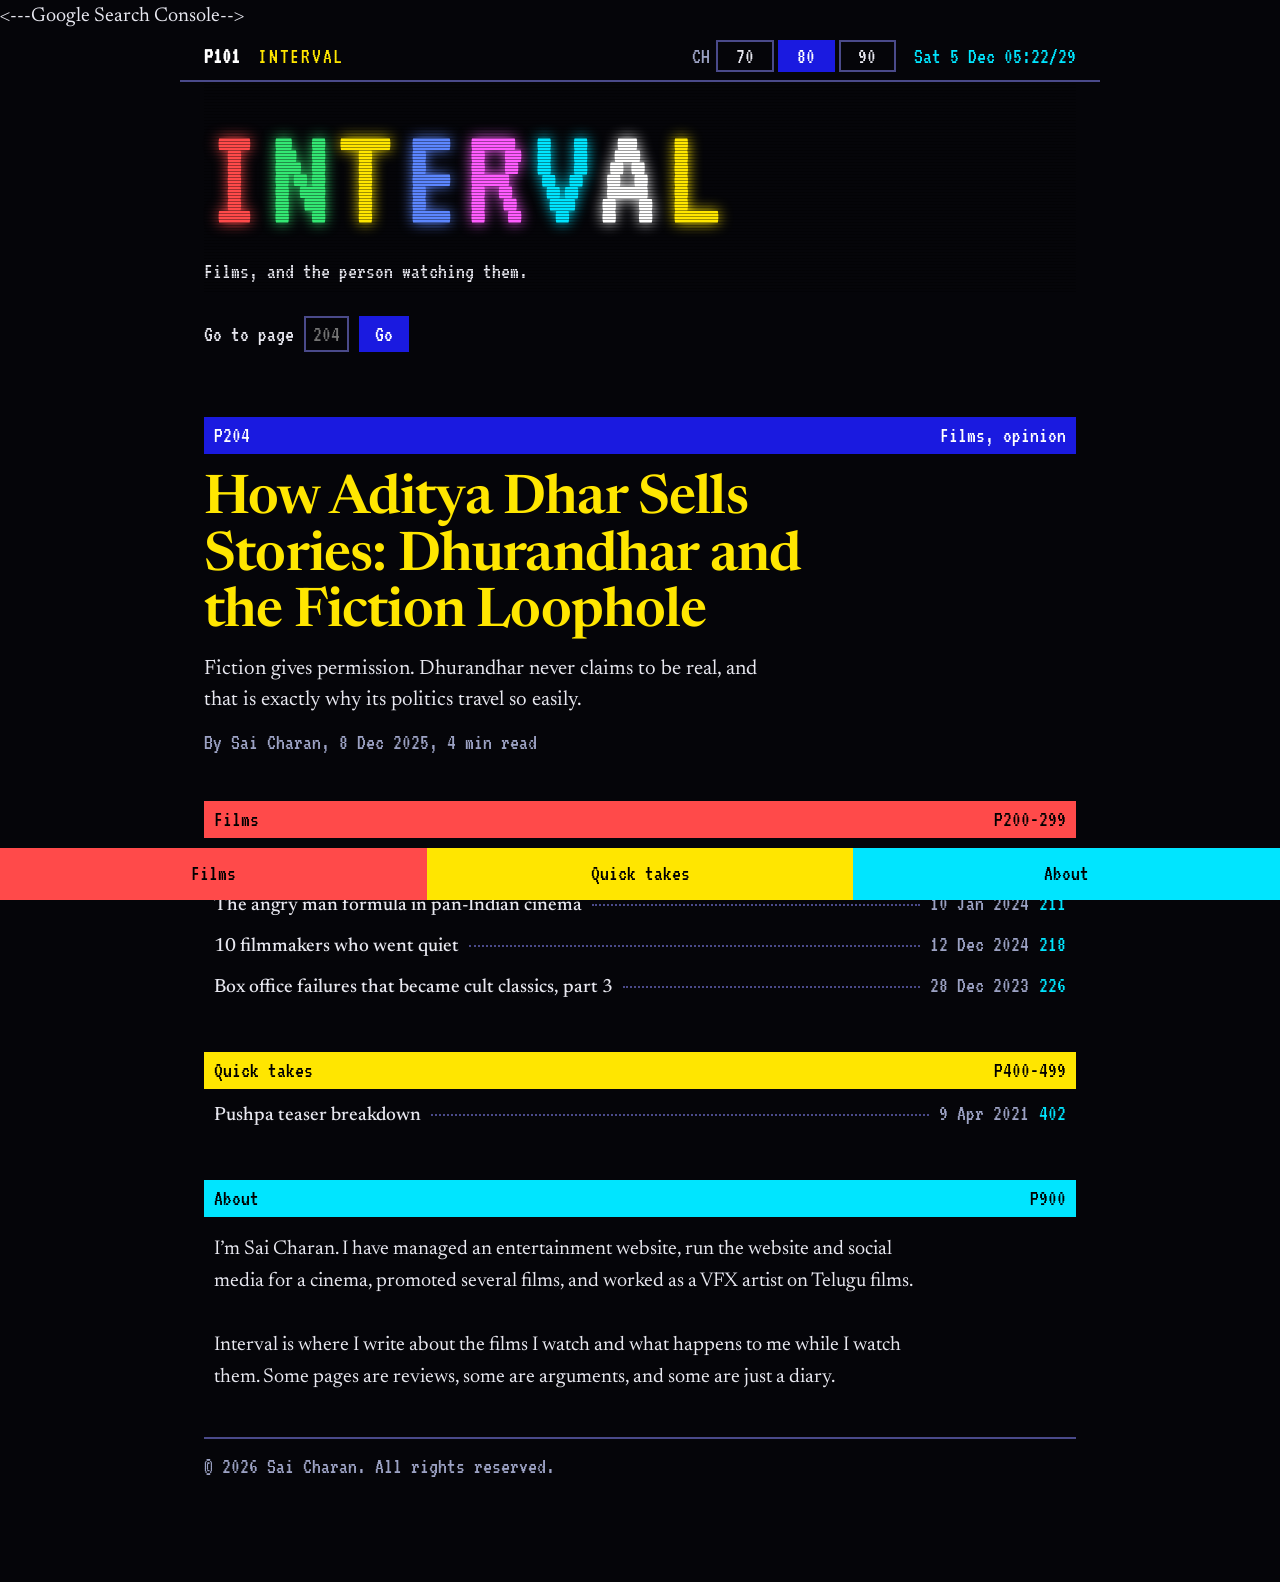
<file: index.html>
<!doctype html>
<html lang="en" data-era="80">
<head>
<---Google Search Console-->
<meta name="google-site-verification" content="fJ4ToNtg02sJDz2Fhn34MzY59qEHrnw7_e5c1-cpDSY" />
  
<meta charset="utf-8">
<meta name="viewport" content="width=device-width, initial-scale=1">
<title>Interval: film writing and opinion by Sai Charan</title>
<meta name="description" content="Interval is Sai Charan&#x27;s film blog: sharp opinion, lists and breakdowns on Telugu, Tamil and Hindi cinema, from Pushpa and pan-Indian blockbusters to cult classics.">

<meta name="author" content="Sai Charan">
<meta name="robots" content="index, follow, max-image-preview:large">
<meta name="theme-color" content="#1A1AE0">
<link rel="canonical" href="https://ntrvl.netlify.app/">
<link rel="icon" href="data:image/svg+xml,%3Csvg xmlns='http://www.w3.org/2000/svg' viewBox='0 0 32 32'%3E%3Crect width='32' height='32' fill='%231A1AE0'/%3E%3Ctext x='16' y='24' font-size='22' text-anchor='middle' fill='%23FFE600' font-family='monospace'%3EI%3C/text%3E%3C/svg%3E">
<link rel="alternate" type="application/rss+xml" title="Interval" href="/feed.xml">
<meta property="og:site_name" content="Interval">
<meta property="og:locale" content="en_IN">
<meta property="og:type" content="website">
<meta property="og:title" content="Interval: film writing and opinion by Sai Charan">
<meta property="og:description" content="Interval is Sai Charan&#x27;s film blog: sharp opinion, lists and breakdowns on Telugu, Tamil and Hindi cinema, from Pushpa and pan-Indian blockbusters to cult classics.">
<meta property="og:url" content="https://ntrvl.netlify.app/">
<meta name="twitter:card" content="summary">
<meta name="twitter:title" content="Interval: film writing and opinion by Sai Charan">
<meta name="twitter:description" content="Interval is Sai Charan&#x27;s film blog: sharp opinion, lists and breakdowns on Telugu, Tamil and Hindi cinema, from Pushpa and pan-Indian blockbusters to cult classics.">
<script type="application/ld+json">{"@context": "https://schema.org", "@graph": [{"@type": "WebSite", "name": "Interval", "url": "https://ntrvl.netlify.app/", "description": "Film writing and opinion by Sai Charan.", "inLanguage": "en-IN", "author": {"@type": "Person", "name": "Sai Charan", "url": "https://ntrvl.netlify.app/"}}, {"@type": "Blog", "name": "Interval", "url": "https://ntrvl.netlify.app/", "author": {"@type": "Person", "name": "Sai Charan", "url": "https://ntrvl.netlify.app/"}, "blogPost": [{"@type": "BlogPosting", "headline": "How Aditya Dhar Sells Stories: Dhurandhar and the Fiction Loophole", "url": "https://ntrvl.netlify.app/dhurandhar-aditya-dhar-fiction-as-propaganda/", "datePublished": "2025-12-08"}, {"@type": "BlogPosting", "headline": "The Angry Man Formula: Misogyny and Toxic Masculinity in Pan-Indian Cinema", "url": "https://ntrvl.netlify.app/angry-man-formula-pan-indian-cinema/", "datePublished": "2024-01-10"}, {"@type": "BlogPosting", "headline": "10 Indian Filmmakers Who Redefined Cinema and Have Taken a Backseat", "url": "https://ntrvl.netlify.app/indian-filmmakers-who-went-quiet/", "datePublished": "2024-12-12"}, {"@type": "BlogPosting", "headline": "Box Office Failures That Became Cult Classics, Part 3", "url": "https://ntrvl.netlify.app/box-office-failures-cult-classics-part-3/", "datePublished": "2023-12-28"}, {"@type": "BlogPosting", "headline": "Pushpa Teaser Breakdown: Colour, Long Nails and Conviction", "url": "https://ntrvl.netlify.app/pushpa-teaser-breakdown/", "datePublished": "2021-04-09"}]}, {"@type": "Person", "name": "Sai Charan", "url": "https://ntrvl.netlify.app/", "jobTitle": "Writer, former VFX artist", "description": "Film writer. Has managed an entertainment website, run a cinema's web and social presence, promoted films and worked as a VFX artist on Telugu films."}]}</script>
<script>try{document.documentElement.setAttribute('data-era',localStorage.getItem('interval-era')||'80')}catch(e){}</script>
<link rel="preconnect" href="https://fonts.googleapis.com">
<link rel="preconnect" href="https://fonts.gstatic.com" crossorigin>
<link href="https://fonts.googleapis.com/css2?family=Newsreader:ital,opsz,wght@0,6..72,400;0,6..72,500;0,6..72,600;0,6..72,700;1,6..72,400;1,6..72,500&amp;family=VT323&amp;family=Courier+Prime:wght@400;700&amp;family=Noto+Serif+Telugu:wght@400;700&amp;family=Noto+Sans+Telugu:wght@400;700&amp;display=swap" rel="stylesheet">
<link rel="stylesheet" href="/style.css">
</head>
<body>
<a class="skip" href="#main">Skip to content</a>
<div class="screen">
  <div class="titlebar" aria-hidden="true"><span>Interval - P101 - Index</span><span class="tb-btns"><i>_</i><i>+</i><i>x</i></span></div>
  <div class="page">
    <header class="statusbar">
      <span class="pg">P101</span>
      <a class="site" href="/" style="text-decoration:none">INTERVAL</a>
      <span class="channels" role="group" aria-label="Channel">
        <span class="ch-label" aria-hidden="true">CH</span>
        <button type="button" data-era-set="70" aria-pressed="false" title="Channel 70: line-printer paper">70</button>
        <button type="button" data-era-set="80" aria-pressed="true" title="Channel 80: teletext">80</button>
        <button type="button" data-era-set="90" aria-pressed="false" title="Channel 90: desktop window">90</button>
      </span>
      <span class="clock" id="clock" aria-hidden="true"></span>
    </header>
    <main id="main" class="home">
      <div class="masthead">
        <h1 aria-label="Interval"><span aria-hidden="true">I</span><span aria-hidden="true">N</span><span aria-hidden="true">T</span><span aria-hidden="true">E</span><span aria-hidden="true">R</span><span aria-hidden="true">V</span><span aria-hidden="true">A</span><span aria-hidden="true">L</span></h1>
        <p class="tag">Films, and the person watching them.</p>
      </div>
      <form class="jump" id="jump" autocomplete="off">
        <label for="page-input">Go to page</label>
        <input id="page-input" name="page" type="text" inputmode="numeric" maxlength="4" placeholder="204">
        <button type="submit">Go</button>
      </form>
      <p class="status" id="status" role="status"></p>
      <section class="lead" aria-labelledby="lead-title">
        <div class="bar"><span>P204</span><span>Films, opinion</span></div>
        <h2 id="lead-title"><a href="/dhurandhar-aditya-dhar-fiction-as-propaganda/">How Aditya Dhar Sells Stories: Dhurandhar and the Fiction Loophole</a></h2>
        <p class="stand">Fiction gives permission. Dhurandhar never claims to be real, and that is exactly why its politics travel so easily.</p>
        <p class="meta">By Sai Charan, <time datetime="2025-12-08">8 Dec 2025</time>, 4 min read</p>
      </section>
      <section class="block films" id="films" aria-labelledby="h-films">
        <div class="bar"><h2 id="h-films">Films</h2><span>P200-299</span></div>
        <ul class="entries">
<li><a class="entry" href="/dhurandhar-aditya-dhar-fiction-as-propaganda/" data-page="204"><span class="t">How Aditya Dhar Sells Stories</span><span class="dots"></span><span class="d">8 Dec 2025</span><span class="n">204</span></a></li>
<li><a class="entry" href="/angry-man-formula-pan-indian-cinema/" data-page="211"><span class="t">The angry man formula in pan-Indian cinema</span><span class="dots"></span><span class="d">10 Jan 2024</span><span class="n">211</span></a></li>
<li><a class="entry" href="/indian-filmmakers-who-went-quiet/" data-page="218"><span class="t">10 filmmakers who went quiet</span><span class="dots"></span><span class="d">12 Dec 2024</span><span class="n">218</span></a></li>
<li><a class="entry" href="/box-office-failures-cult-classics-part-3/" data-page="226"><span class="t">Box office failures that became cult classics, part 3</span><span class="dots"></span><span class="d">28 Dec 2023</span><span class="n">226</span></a></li>
        </ul>
      </section>
      <section class="block quick" id="quick" aria-labelledby="h-quick">
        <div class="bar"><h2 id="h-quick">Quick takes</h2><span>P400-499</span></div>
        <ul class="entries">
<li><a class="entry" href="/pushpa-teaser-breakdown/" data-page="402"><span class="t">Pushpa teaser breakdown</span><span class="dots"></span><span class="d">9 Apr 2021</span><span class="n">402</span></a></li>
        </ul>
      </section>
      <section class="block about" id="about" aria-labelledby="h-about">
        <div class="bar"><h2 id="h-about">About</h2><span>P900</span></div>
        <div class="about-text">
          <p>I’m Sai Charan. I have managed an entertainment website, run the website and social media for a cinema, promoted several films, and worked as a VFX artist on Telugu films.</p>
          <p>Interval is where I write about the films I watch and what happens to me while I watch them. Some pages are reviews, some are arguments, and some are just a diary.</p>
        </div>
      </section>
      <footer class="foot">&copy; 2026 Sai Charan. All rights reserved.</footer>
    </main>
  </div>
</div>
<nav class="fastext" aria-label="Sections">
  <a class="k k-red" href="/#films">Films</a>
  <a class="k k-yellow" href="/#quick">Quick takes</a>
  <a class="k k-cyan" href="/#about">About</a>
</nav>
<script src="/site.js" defer></script>
</body>
</html>
</file>
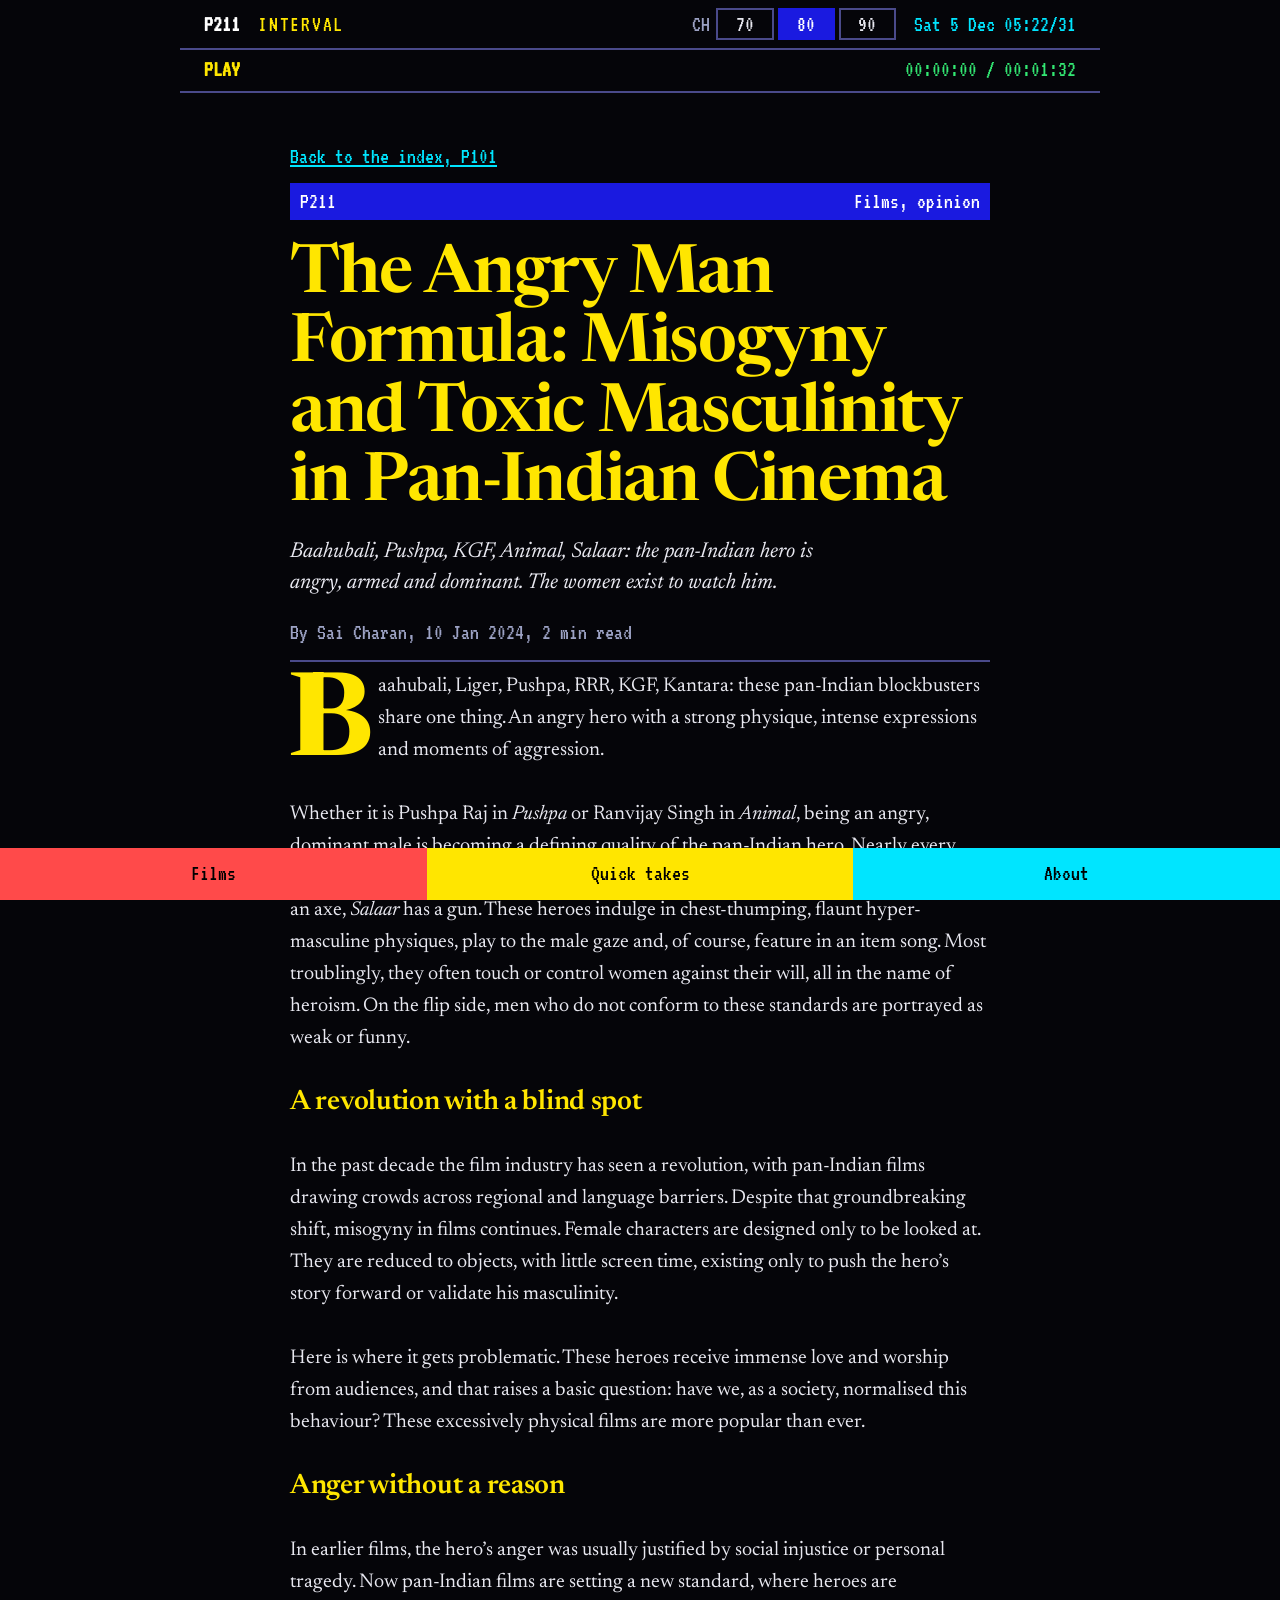
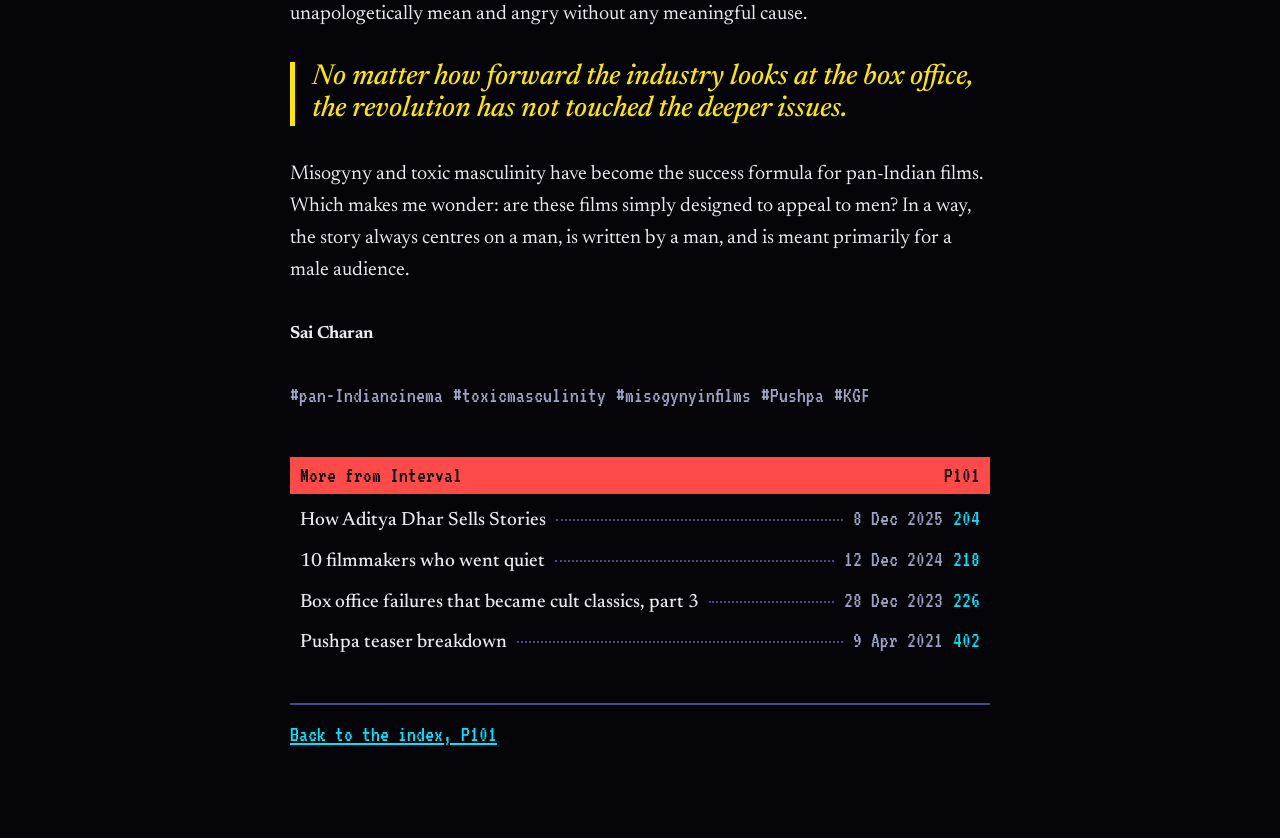
<file: angry-man-formula-pan-indian-cinema/index.html>
<!doctype html>
<html lang="en" data-era="80">
<head>
<meta charset="utf-8">
<meta name="viewport" content="width=device-width, initial-scale=1">
<title>The Angry Man Formula: Misogyny and Toxic Masculinity in Pan-Indian Cinema | Interval</title>
<meta name="description" content="Why do pan-Indian blockbusters keep making the same angry, hyper-masculine hero? A look at misogyny, the male gaze and toxic masculinity as a box-office formula.">
<meta name="keywords" content="pan-Indian cinema, toxic masculinity, misogyny in films, Pushpa, KGF, Animal, Salaar">
<meta name="author" content="Sai Charan">
<meta name="robots" content="index, follow, max-image-preview:large">
<meta name="theme-color" content="#1A1AE0">
<link rel="canonical" href="https://ntrvl.netlify.app/angry-man-formula-pan-indian-cinema/">
<link rel="icon" href="data:image/svg+xml,%3Csvg xmlns='http://www.w3.org/2000/svg' viewBox='0 0 32 32'%3E%3Crect width='32' height='32' fill='%231A1AE0'/%3E%3Ctext x='16' y='24' font-size='22' text-anchor='middle' fill='%23FFE600' font-family='monospace'%3EI%3C/text%3E%3C/svg%3E">
<link rel="alternate" type="application/rss+xml" title="Interval" href="/feed.xml">
<meta property="og:site_name" content="Interval">
<meta property="og:locale" content="en_IN">
<meta property="og:type" content="article">
<meta property="og:title" content="The Angry Man Formula: Misogyny and Toxic Masculinity in Pan-Indian Cinema | Interval">
<meta property="og:description" content="Why do pan-Indian blockbusters keep making the same angry, hyper-masculine hero? A look at misogyny, the male gaze and toxic masculinity as a box-office formula.">
<meta property="og:url" content="https://ntrvl.netlify.app/angry-man-formula-pan-indian-cinema/">
<meta property="article:published_time" content="2024-01-10">
<meta property="article:author" content="Sai Charan">
<meta name="twitter:card" content="summary">
<meta name="twitter:title" content="The Angry Man Formula: Misogyny and Toxic Masculinity in Pan-Indian Cinema | Interval">
<meta name="twitter:description" content="Why do pan-Indian blockbusters keep making the same angry, hyper-masculine hero? A look at misogyny, the male gaze and toxic masculinity as a box-office formula.">
<script type="application/ld+json">{"@context": "https://schema.org", "@graph": [{"@type": "Article", "headline": "The Angry Man Formula: Misogyny and Toxic Masculinity in Pan-Indian Cinema", "description": "Why do pan-Indian blockbusters keep making the same angry, hyper-masculine hero? A look at misogyny, the male gaze and toxic masculinity as a box-office formula.", "datePublished": "2024-01-10", "dateModified": "2024-01-10", "author": {"@type": "Person", "name": "Sai Charan", "url": "https://ntrvl.netlify.app/"}, "publisher": {"@type": "Person", "name": "Sai Charan"}, "inLanguage": "en-IN", "mainEntityOfPage": "https://ntrvl.netlify.app/angry-man-formula-pan-indian-cinema/", "keywords": "pan-Indian cinema, toxic masculinity, misogyny in films, Pushpa, KGF, Animal, Salaar", "wordCount": 347, "articleSection": "Films, opinion"}, {"@type": "BreadcrumbList", "itemListElement": [{"@type": "ListItem", "position": 1, "name": "Interval", "item": "https://ntrvl.netlify.app/"}, {"@type": "ListItem", "position": 2, "name": "The Angry Man Formula: Misogyny and Toxic Masculinity in Pan-Indian Cinema", "item": "https://ntrvl.netlify.app/angry-man-formula-pan-indian-cinema/"}]}]}</script>
<script>try{document.documentElement.setAttribute('data-era',localStorage.getItem('interval-era')||'80')}catch(e){}</script>
<link rel="preconnect" href="https://fonts.googleapis.com">
<link rel="preconnect" href="https://fonts.gstatic.com" crossorigin>
<link href="https://fonts.googleapis.com/css2?family=Newsreader:ital,opsz,wght@0,6..72,400;0,6..72,500;0,6..72,600;0,6..72,700;1,6..72,400;1,6..72,500&amp;family=VT323&amp;family=Courier+Prime:wght@400;700&amp;family=Noto+Serif+Telugu:wght@400;700&amp;family=Noto+Sans+Telugu:wght@400;700&amp;display=swap" rel="stylesheet">
<link rel="stylesheet" href="/style.css">
</head>
<body>
<a class="skip" href="#main">Skip to content</a>
<div class="screen">
  <div class="titlebar" aria-hidden="true"><span>Interval - P211 - The angry man formula in pan-Indian cinema</span><span class="tb-btns"><i>_</i><i>+</i><i>x</i></span></div>
  <div class="page">
    <header class="statusbar">
      <span class="pg">P211</span>
      <a class="site" href="/" style="text-decoration:none">INTERVAL</a>
      <span class="channels" role="group" aria-label="Channel">
        <span class="ch-label" aria-hidden="true">CH</span>
        <button type="button" data-era-set="70" aria-pressed="false" title="Channel 70: line-printer paper">70</button>
        <button type="button" data-era-set="80" aria-pressed="true" title="Channel 80: teletext">80</button>
        <button type="button" data-era-set="90" aria-pressed="false" title="Channel 90: desktop window">90</button>
      </span>
      <span class="clock" id="clock" aria-hidden="true"></span>
    </header>
    <div class="tape" id="tape" aria-hidden="true">
      <span><span class="mode">PLAY</span></span>
      <span class="time">00:00:00 / 00:00:00</span>
      <i></i>
    </div>
    <main id="main" class="article">
      <a class="back" href="/">Back to the index, P101</a>
      <div class="bar"><span>P211</span><span>Films, opinion</span></div>
      <article>
      <h1 class="title">The Angry Man Formula: Misogyny and Toxic Masculinity in Pan-Indian Cinema</h1>
      <p class="stand">Baahubali, Pushpa, KGF, Animal, Salaar: the pan-Indian hero is angry, armed and dominant. The women exist to watch him.</p>
      <p class="byline">By <span rel="author">Sai Charan</span>, <time datetime="2024-01-10">10 Jan 2024</time>, <span class="read-time">2 min read</span></p>
      <div class="prose" id="prose">

<p class="dropcap">Baahubali, Liger, Pushpa, RRR, KGF, Kantara: these pan-Indian blockbusters share one thing. An angry hero with a strong physique, intense expressions and moments of aggression.</p>

<p>Whether it is Pushpa Raj in <em>Pushpa</em> or Ranvijay Singh in <em>Animal</em>, being an angry, dominant male is becoming a defining quality of the pan-Indian hero. Nearly every pan-Indian poster shows its hero branding a weapon. <em>KGF</em> has a hammer, <em>Pushpa</em> has an axe, <em>Salaar</em> has a gun. These heroes indulge in chest-thumping, flaunt hyper-masculine physiques, play to the male gaze and, of course, feature in an item song. Most troublingly, they often touch or control women against their will, all in the name of heroism. On the flip side, men who do not conform to these standards are portrayed as weak or funny.</p>

<h2>A revolution with a blind spot</h2>

<p>In the past decade the film industry has seen a revolution, with pan-Indian films drawing crowds across regional and language barriers. Despite that groundbreaking shift, misogyny in films continues. Female characters are designed only to be looked at. They are reduced to objects, with little screen time, existing only to push the hero’s story forward or validate his masculinity.</p>

<p>Here is where it gets problematic. These heroes receive immense love and worship from audiences, and that raises a basic question: have we, as a society, normalised this behaviour? These excessively physical films are more popular than ever.</p>

<h2>Anger without a reason</h2>

<p>In earlier films, the hero’s anger was usually justified by social injustice or personal tragedy. Now pan-Indian films are setting a new standard, where heroes are unapologetically mean and angry without any meaningful cause.</p>

<blockquote class="pull">No matter how forward the industry looks at the box office, the revolution has not touched the deeper issues.</blockquote>

<p>Misogyny and toxic masculinity have become the success formula for pan-Indian films. Which makes me wonder: are these films simply designed to appeal to men? In a way, the story always centres on a man, is written by a man, and is meant primarily for a male audience.</p>

        <p class="sign">Sai Charan</p>
      </div>
      <ul class="tagrow" aria-label="Topics"><li>#pan-Indiancinema</li><li>#toxicmasculinity</li><li>#misogynyinfilms</li><li>#Pushpa</li><li>#KGF</li></ul>
      </article>
      <section class="more block films" aria-labelledby="h-more">
        <div class="bar"><h2 id="h-more">More from Interval</h2><span>P101</span></div>
        <ul class="entries">
<li><a class="entry" href="/dhurandhar-aditya-dhar-fiction-as-propaganda/" data-page="204"><span class="t">How Aditya Dhar Sells Stories</span><span class="dots"></span><span class="d">8 Dec 2025</span><span class="n">204</span></a></li>
<li><a class="entry" href="/indian-filmmakers-who-went-quiet/" data-page="218"><span class="t">10 filmmakers who went quiet</span><span class="dots"></span><span class="d">12 Dec 2024</span><span class="n">218</span></a></li>
<li><a class="entry" href="/box-office-failures-cult-classics-part-3/" data-page="226"><span class="t">Box office failures that became cult classics, part 3</span><span class="dots"></span><span class="d">28 Dec 2023</span><span class="n">226</span></a></li>
<li><a class="entry" href="/pushpa-teaser-breakdown/" data-page="402"><span class="t">Pushpa teaser breakdown</span><span class="dots"></span><span class="d">9 Apr 2021</span><span class="n">402</span></a></li>
        </ul>
      </section>
      <div class="pager"><a href="/">Back to the index, P101</a></div>
    </main>
  </div>
</div>
<nav class="fastext" aria-label="Sections">
  <a class="k k-red" href="/#films">Films</a>
  <a class="k k-yellow" href="/#quick">Quick takes</a>
  <a class="k k-cyan" href="/#about">About</a>
</nav>
<script src="/site.js" defer></script>
</body>
</html>
</file>
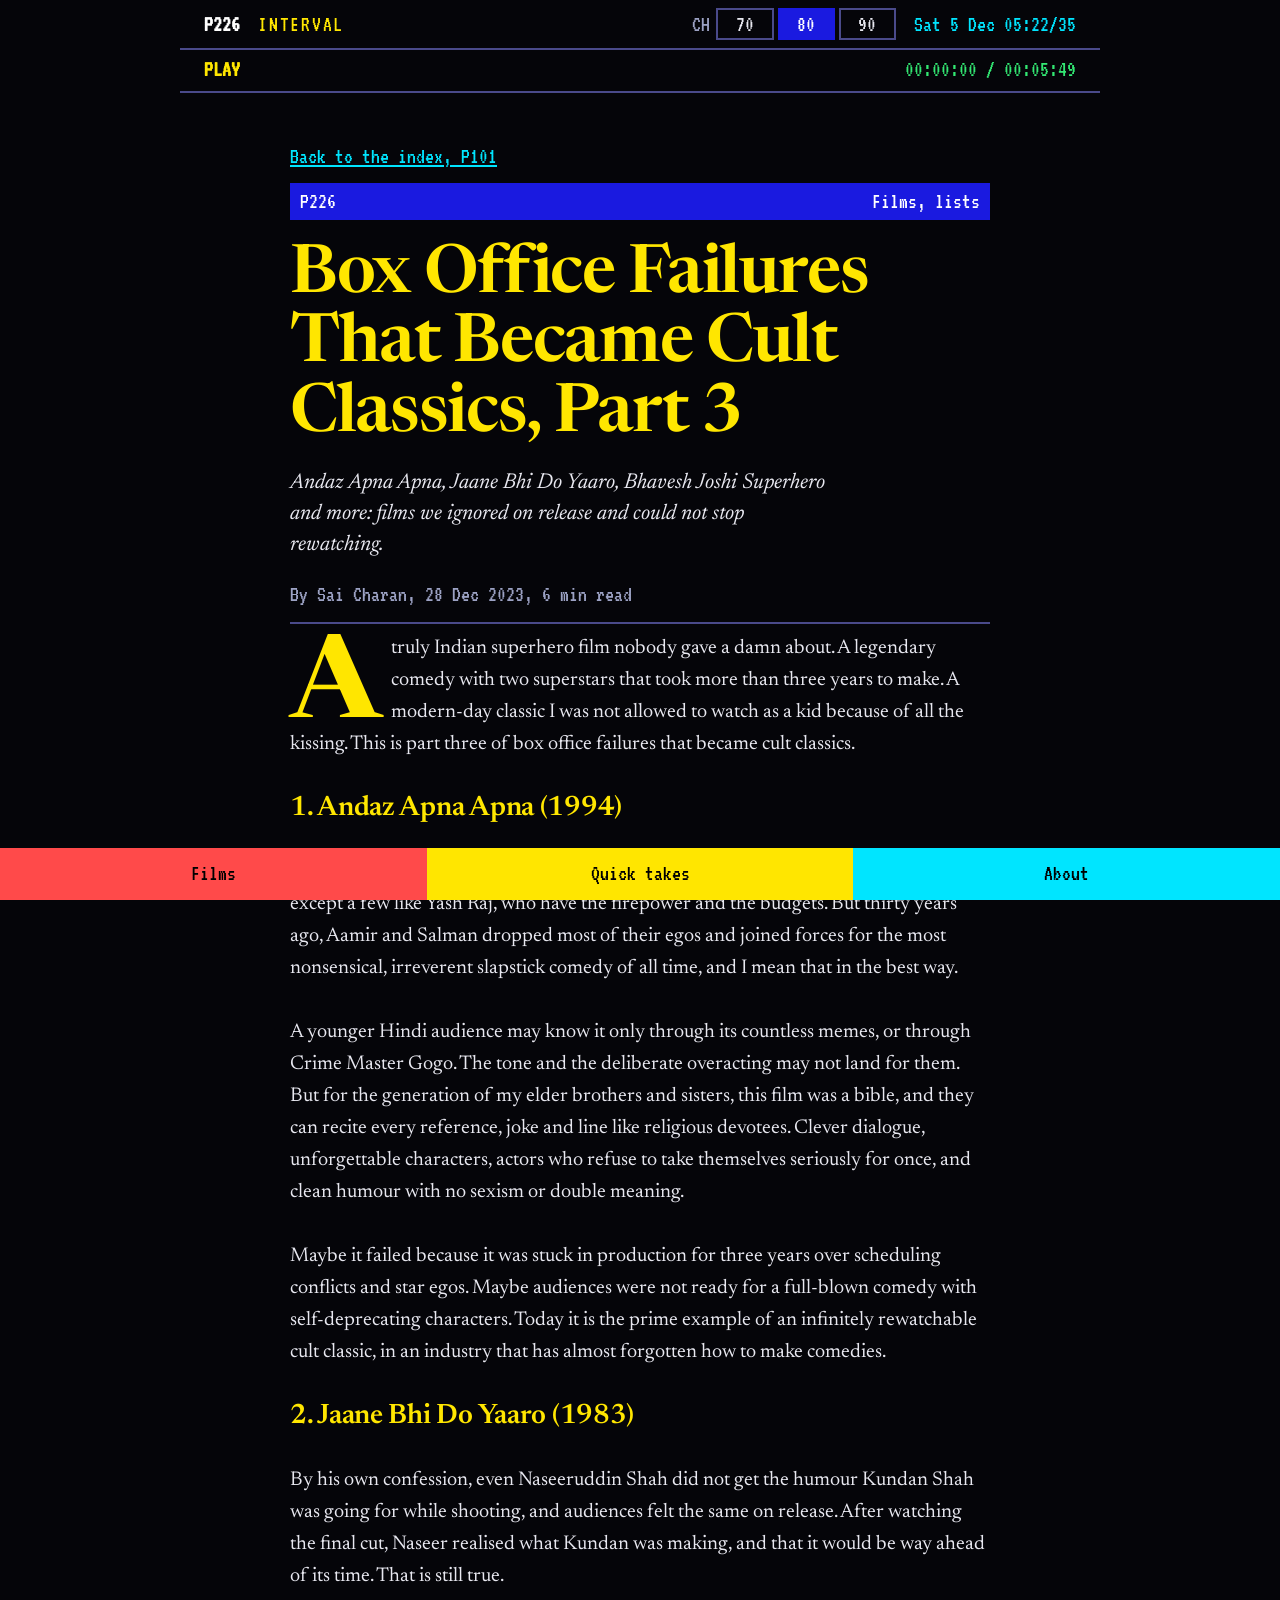
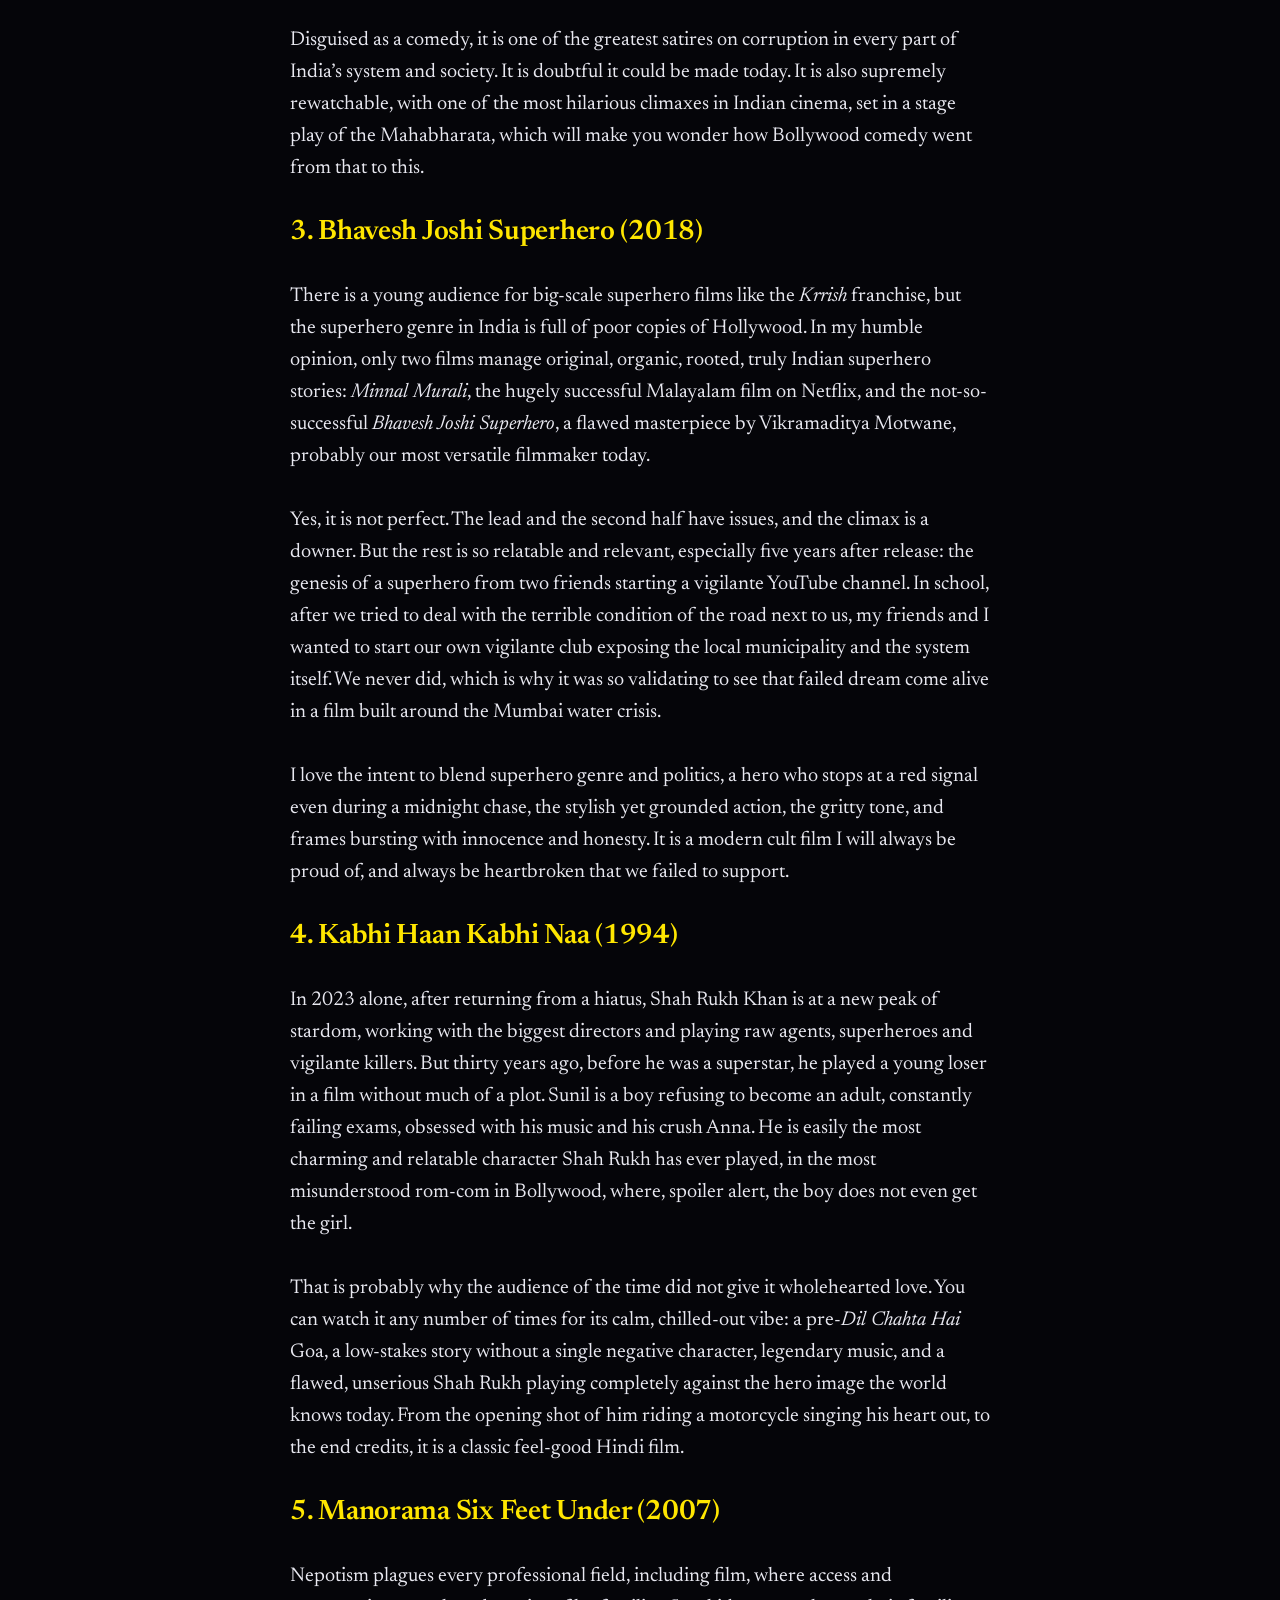
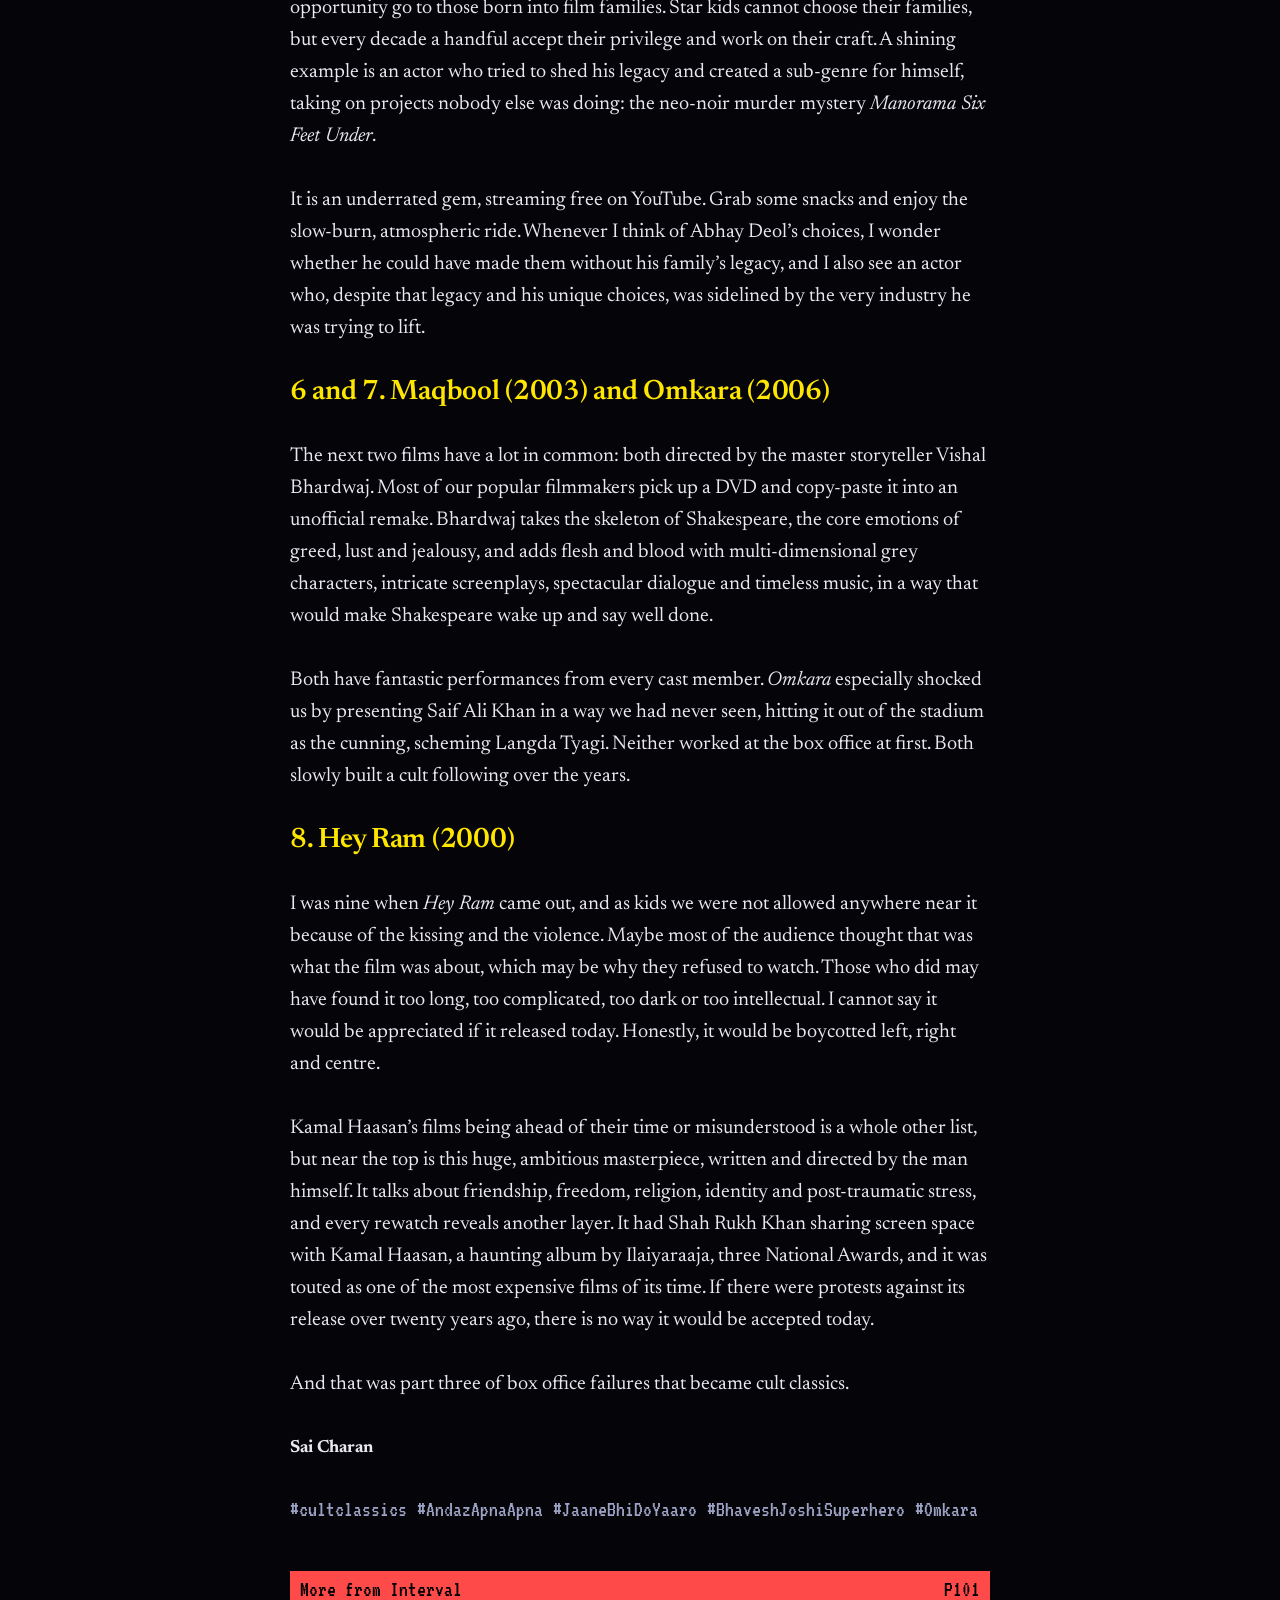
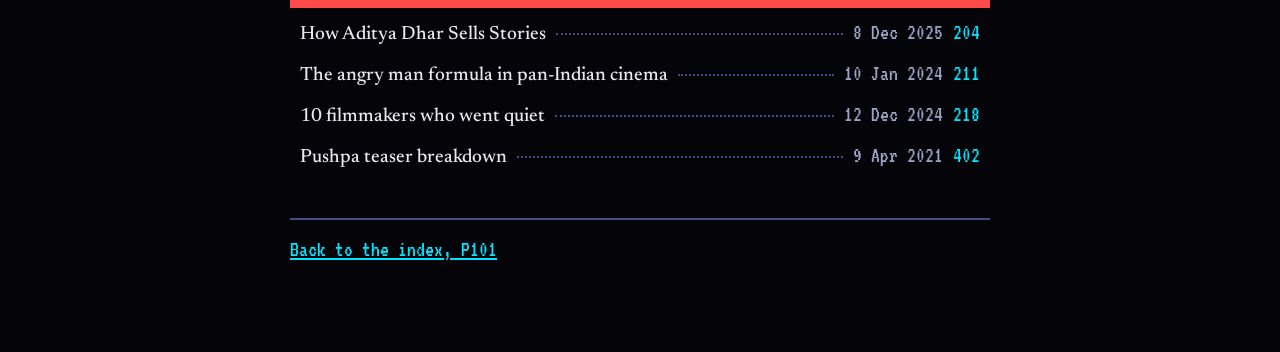
<file: box-office-failures-cult-classics-part-3/index.html>
<!doctype html>
<html lang="en" data-era="80">
<head>
<meta charset="utf-8">
<meta name="viewport" content="width=device-width, initial-scale=1">
<title>Box Office Failures That Became Cult Classics, Part 3 | Interval</title>
<meta name="description" content="Part 3 of a list of Indian box office failures that became cult classics: Andaz Apna Apna, Jaane Bhi Do Yaaro, Bhavesh Joshi Superhero, Maqbool, Omkara, Hey Ram.">
<meta name="keywords" content="cult classics, Andaz Apna Apna, Jaane Bhi Do Yaaro, Bhavesh Joshi Superhero, Omkara, Hey Ram, Bollywood flops">
<meta name="author" content="Sai Charan">
<meta name="robots" content="index, follow, max-image-preview:large">
<meta name="theme-color" content="#1A1AE0">
<link rel="canonical" href="https://ntrvl.netlify.app/box-office-failures-cult-classics-part-3/">
<link rel="icon" href="data:image/svg+xml,%3Csvg xmlns='http://www.w3.org/2000/svg' viewBox='0 0 32 32'%3E%3Crect width='32' height='32' fill='%231A1AE0'/%3E%3Ctext x='16' y='24' font-size='22' text-anchor='middle' fill='%23FFE600' font-family='monospace'%3EI%3C/text%3E%3C/svg%3E">
<link rel="alternate" type="application/rss+xml" title="Interval" href="/feed.xml">
<meta property="og:site_name" content="Interval">
<meta property="og:locale" content="en_IN">
<meta property="og:type" content="article">
<meta property="og:title" content="Box Office Failures That Became Cult Classics, Part 3 | Interval">
<meta property="og:description" content="Part 3 of a list of Indian box office failures that became cult classics: Andaz Apna Apna, Jaane Bhi Do Yaaro, Bhavesh Joshi Superhero, Maqbool, Omkara, Hey Ram.">
<meta property="og:url" content="https://ntrvl.netlify.app/box-office-failures-cult-classics-part-3/">
<meta property="article:published_time" content="2023-12-28">
<meta property="article:author" content="Sai Charan">
<meta name="twitter:card" content="summary">
<meta name="twitter:title" content="Box Office Failures That Became Cult Classics, Part 3 | Interval">
<meta name="twitter:description" content="Part 3 of a list of Indian box office failures that became cult classics: Andaz Apna Apna, Jaane Bhi Do Yaaro, Bhavesh Joshi Superhero, Maqbool, Omkara, Hey Ram.">
<script type="application/ld+json">{"@context": "https://schema.org", "@graph": [{"@type": "Article", "headline": "Box Office Failures That Became Cult Classics, Part 3", "description": "Part 3 of a list of Indian box office failures that became cult classics: Andaz Apna Apna, Jaane Bhi Do Yaaro, Bhavesh Joshi Superhero, Maqbool, Omkara, Hey Ram.", "datePublished": "2023-12-28", "dateModified": "2023-12-28", "author": {"@type": "Person", "name": "Sai Charan", "url": "https://ntrvl.netlify.app/"}, "publisher": {"@type": "Person", "name": "Sai Charan"}, "inLanguage": "en-IN", "mainEntityOfPage": "https://ntrvl.netlify.app/box-office-failures-cult-classics-part-3/", "keywords": "cult classics, Andaz Apna Apna, Jaane Bhi Do Yaaro, Bhavesh Joshi Superhero, Omkara, Hey Ram, Bollywood flops", "wordCount": 1300, "articleSection": "Films, lists"}, {"@type": "BreadcrumbList", "itemListElement": [{"@type": "ListItem", "position": 1, "name": "Interval", "item": "https://ntrvl.netlify.app/"}, {"@type": "ListItem", "position": 2, "name": "Box Office Failures That Became Cult Classics, Part 3", "item": "https://ntrvl.netlify.app/box-office-failures-cult-classics-part-3/"}]}]}</script>
<script>try{document.documentElement.setAttribute('data-era',localStorage.getItem('interval-era')||'80')}catch(e){}</script>
<link rel="preconnect" href="https://fonts.googleapis.com">
<link rel="preconnect" href="https://fonts.gstatic.com" crossorigin>
<link href="https://fonts.googleapis.com/css2?family=Newsreader:ital,opsz,wght@0,6..72,400;0,6..72,500;0,6..72,600;0,6..72,700;1,6..72,400;1,6..72,500&amp;family=VT323&amp;family=Courier+Prime:wght@400;700&amp;family=Noto+Serif+Telugu:wght@400;700&amp;family=Noto+Sans+Telugu:wght@400;700&amp;display=swap" rel="stylesheet">
<link rel="stylesheet" href="/style.css">
</head>
<body>
<a class="skip" href="#main">Skip to content</a>
<div class="screen">
  <div class="titlebar" aria-hidden="true"><span>Interval - P226 - Box office failures that became cult classics, part 3</span><span class="tb-btns"><i>_</i><i>+</i><i>x</i></span></div>
  <div class="page">
    <header class="statusbar">
      <span class="pg">P226</span>
      <a class="site" href="/" style="text-decoration:none">INTERVAL</a>
      <span class="channels" role="group" aria-label="Channel">
        <span class="ch-label" aria-hidden="true">CH</span>
        <button type="button" data-era-set="70" aria-pressed="false" title="Channel 70: line-printer paper">70</button>
        <button type="button" data-era-set="80" aria-pressed="true" title="Channel 80: teletext">80</button>
        <button type="button" data-era-set="90" aria-pressed="false" title="Channel 90: desktop window">90</button>
      </span>
      <span class="clock" id="clock" aria-hidden="true"></span>
    </header>
    <div class="tape" id="tape" aria-hidden="true">
      <span><span class="mode">PLAY</span></span>
      <span class="time">00:00:00 / 00:00:00</span>
      <i></i>
    </div>
    <main id="main" class="article">
      <a class="back" href="/">Back to the index, P101</a>
      <div class="bar"><span>P226</span><span>Films, lists</span></div>
      <article>
      <h1 class="title">Box Office Failures That Became Cult Classics, Part 3</h1>
      <p class="stand">Andaz Apna Apna, Jaane Bhi Do Yaaro, Bhavesh Joshi Superhero and more: films we ignored on release and could not stop rewatching.</p>
      <p class="byline">By <span rel="author">Sai Charan</span>, <time datetime="2023-12-28">28 Dec 2023</time>, <span class="read-time">6 min read</span></p>
      <div class="prose" id="prose">

<p class="dropcap">A truly Indian superhero film nobody gave a damn about. A legendary comedy with two superstars that took more than three years to make. A modern-day classic I was not allowed to watch as a kid because of all the kissing. This is part three of box office failures that became cult classics.</p>

<h2>1. Andaz Apna Apna (1994)</h2>

<p>Putting two stars in the same film today feels like an impossible dream for most studios, except a few like Yash Raj, who have the firepower and the budgets. But thirty years ago, Aamir and Salman dropped most of their egos and joined forces for the most nonsensical, irreverent slapstick comedy of all time, and I mean that in the best way.</p>

<p>A younger Hindi audience may know it only through its countless memes, or through Crime Master Gogo. The tone and the deliberate overacting may not land for them. But for the generation of my elder brothers and sisters, this film was a bible, and they can recite every reference, joke and line like religious devotees. Clever dialogue, unforgettable characters, actors who refuse to take themselves seriously for once, and clean humour with no sexism or double meaning.</p>

<p>Maybe it failed because it was stuck in production for three years over scheduling conflicts and star egos. Maybe audiences were not ready for a full-blown comedy with self-deprecating characters. Today it is the prime example of an infinitely rewatchable cult classic, in an industry that has almost forgotten how to make comedies.</p>

<h2>2. Jaane Bhi Do Yaaro (1983)</h2>

<p>By his own confession, even Naseeruddin Shah did not get the humour Kundan Shah was going for while shooting, and audiences felt the same on release. After watching the final cut, Naseer realised what Kundan was making, and that it would be way ahead of its time. That is still true.</p>

<p>Disguised as a comedy, it is one of the greatest satires on corruption in every part of India’s system and society. It is doubtful it could be made today. It is also supremely rewatchable, with one of the most hilarious climaxes in Indian cinema, set in a stage play of the Mahabharata, which will make you wonder how Bollywood comedy went from that to this.</p>

<h2>3. Bhavesh Joshi Superhero (2018)</h2>

<p>There is a young audience for big-scale superhero films like the <em>Krrish</em> franchise, but the superhero genre in India is full of poor copies of Hollywood. In my humble opinion, only two films manage original, organic, rooted, truly Indian superhero stories: <em>Minnal Murali</em>, the hugely successful Malayalam film on Netflix, and the not-so-successful <em>Bhavesh Joshi Superhero</em>, a flawed masterpiece by Vikramaditya Motwane, probably our most versatile filmmaker today.</p>

<p>Yes, it is not perfect. The lead and the second half have issues, and the climax is a downer. But the rest is so relatable and relevant, especially five years after release: the genesis of a superhero from two friends starting a vigilante YouTube channel. In school, after we tried to deal with the terrible condition of the road next to us, my friends and I wanted to start our own vigilante club exposing the local municipality and the system itself. We never did, which is why it was so validating to see that failed dream come alive in a film built around the Mumbai water crisis.</p>

<p>I love the intent to blend superhero genre and politics, a hero who stops at a red signal even during a midnight chase, the stylish yet grounded action, the gritty tone, and frames bursting with innocence and honesty. It is a modern cult film I will always be proud of, and always be heartbroken that we failed to support.</p>

<h2>4. Kabhi Haan Kabhi Naa (1994)</h2>

<p>In 2023 alone, after returning from a hiatus, Shah Rukh Khan is at a new peak of stardom, working with the biggest directors and playing raw agents, superheroes and vigilante killers. But thirty years ago, before he was a superstar, he played a young loser in a film without much of a plot. Sunil is a boy refusing to become an adult, constantly failing exams, obsessed with his music and his crush Anna. He is easily the most charming and relatable character Shah Rukh has ever played, in the most misunderstood rom-com in Bollywood, where, spoiler alert, the boy does not even get the girl.</p>

<p>That is probably why the audience of the time did not give it wholehearted love. You can watch it any number of times for its calm, chilled-out vibe: a pre-<em>Dil Chahta Hai</em> Goa, a low-stakes story without a single negative character, legendary music, and a flawed, unserious Shah Rukh playing completely against the hero image the world knows today. From the opening shot of him riding a motorcycle singing his heart out, to the end credits, it is a classic feel-good Hindi film.</p>

<h2>5. Manorama Six Feet Under (2007)</h2>

<p>Nepotism plagues every professional field, including film, where access and opportunity go to those born into film families. Star kids cannot choose their families, but every decade a handful accept their privilege and work on their craft. A shining example is an actor who tried to shed his legacy and created a sub-genre for himself, taking on projects nobody else was doing: the neo-noir murder mystery <em>Manorama Six Feet Under</em>.</p>

<p>It is an underrated gem, streaming free on YouTube. Grab some snacks and enjoy the slow-burn, atmospheric ride. Whenever I think of Abhay Deol’s choices, I wonder whether he could have made them without his family’s legacy, and I also see an actor who, despite that legacy and his unique choices, was sidelined by the very industry he was trying to lift.</p>

<h2>6 and 7. Maqbool (2003) and Omkara (2006)</h2>

<p>The next two films have a lot in common: both directed by the master storyteller Vishal Bhardwaj. Most of our popular filmmakers pick up a DVD and copy-paste it into an unofficial remake. Bhardwaj takes the skeleton of Shakespeare, the core emotions of greed, lust and jealousy, and adds flesh and blood with multi-dimensional grey characters, intricate screenplays, spectacular dialogue and timeless music, in a way that would make Shakespeare wake up and say well done.</p>

<p>Both have fantastic performances from every cast member. <em>Omkara</em> especially shocked us by presenting Saif Ali Khan in a way we had never seen, hitting it out of the stadium as the cunning, scheming Langda Tyagi. Neither worked at the box office at first. Both slowly built a cult following over the years.</p>

<h2>8. Hey Ram (2000)</h2>

<p>I was nine when <em>Hey Ram</em> came out, and as kids we were not allowed anywhere near it because of the kissing and the violence. Maybe most of the audience thought that was what the film was about, which may be why they refused to watch. Those who did may have found it too long, too complicated, too dark or too intellectual. I cannot say it would be appreciated if it released today. Honestly, it would be boycotted left, right and centre.</p>

<p>Kamal Haasan’s films being ahead of their time or misunderstood is a whole other list, but near the top is this huge, ambitious masterpiece, written and directed by the man himself. It talks about friendship, freedom, religion, identity and post-traumatic stress, and every rewatch reveals another layer. It had Shah Rukh Khan sharing screen space with Kamal Haasan, a haunting album by Ilaiyaraaja, three National Awards, and it was touted as one of the most expensive films of its time. If there were protests against its release over twenty years ago, there is no way it would be accepted today.</p>

<p>And that was part three of box office failures that became cult classics.</p>

        <p class="sign">Sai Charan</p>
      </div>
      <ul class="tagrow" aria-label="Topics"><li>#cultclassics</li><li>#AndazApnaApna</li><li>#JaaneBhiDoYaaro</li><li>#BhaveshJoshiSuperhero</li><li>#Omkara</li></ul>
      </article>
      <section class="more block films" aria-labelledby="h-more">
        <div class="bar"><h2 id="h-more">More from Interval</h2><span>P101</span></div>
        <ul class="entries">
<li><a class="entry" href="/dhurandhar-aditya-dhar-fiction-as-propaganda/" data-page="204"><span class="t">How Aditya Dhar Sells Stories</span><span class="dots"></span><span class="d">8 Dec 2025</span><span class="n">204</span></a></li>
<li><a class="entry" href="/angry-man-formula-pan-indian-cinema/" data-page="211"><span class="t">The angry man formula in pan-Indian cinema</span><span class="dots"></span><span class="d">10 Jan 2024</span><span class="n">211</span></a></li>
<li><a class="entry" href="/indian-filmmakers-who-went-quiet/" data-page="218"><span class="t">10 filmmakers who went quiet</span><span class="dots"></span><span class="d">12 Dec 2024</span><span class="n">218</span></a></li>
<li><a class="entry" href="/pushpa-teaser-breakdown/" data-page="402"><span class="t">Pushpa teaser breakdown</span><span class="dots"></span><span class="d">9 Apr 2021</span><span class="n">402</span></a></li>
        </ul>
      </section>
      <div class="pager"><a href="/">Back to the index, P101</a></div>
    </main>
  </div>
</div>
<nav class="fastext" aria-label="Sections">
  <a class="k k-red" href="/#films">Films</a>
  <a class="k k-yellow" href="/#quick">Quick takes</a>
  <a class="k k-cyan" href="/#about">About</a>
</nav>
<script src="/site.js" defer></script>
</body>
</html>
</file>
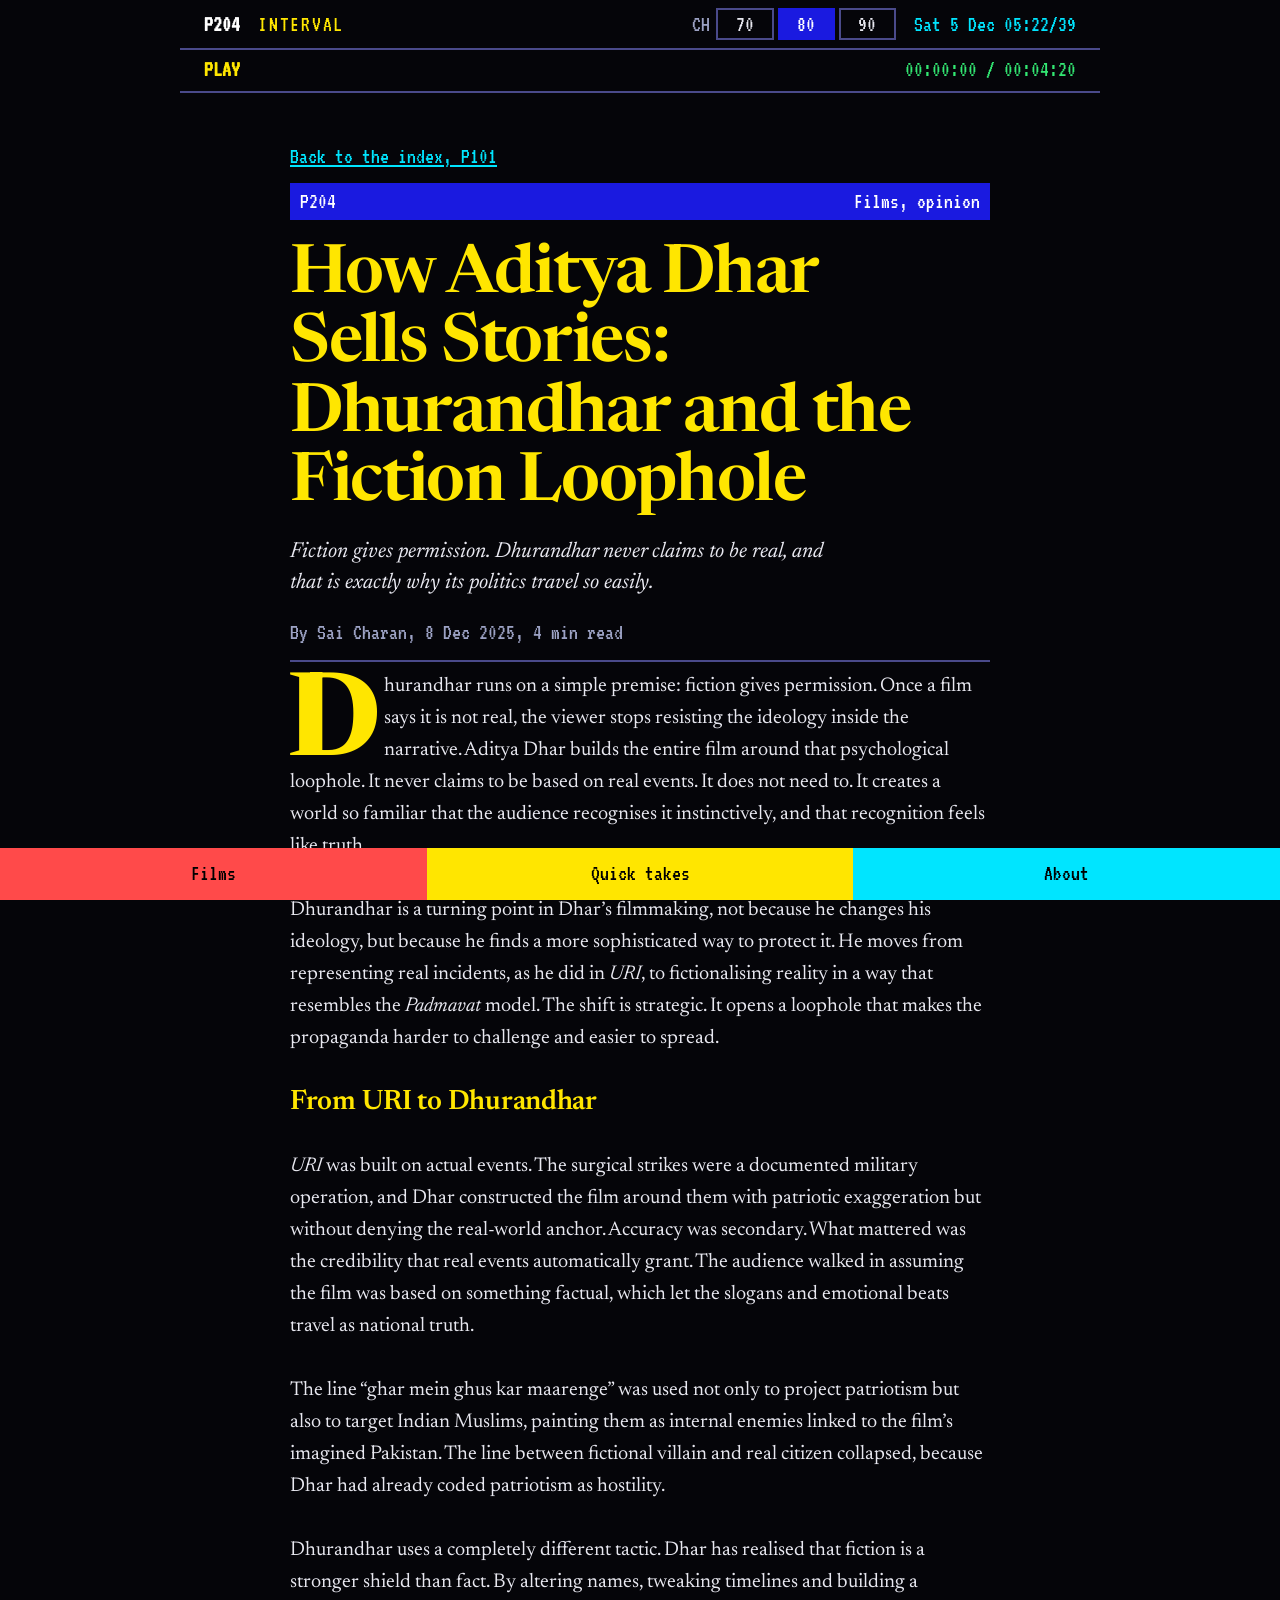
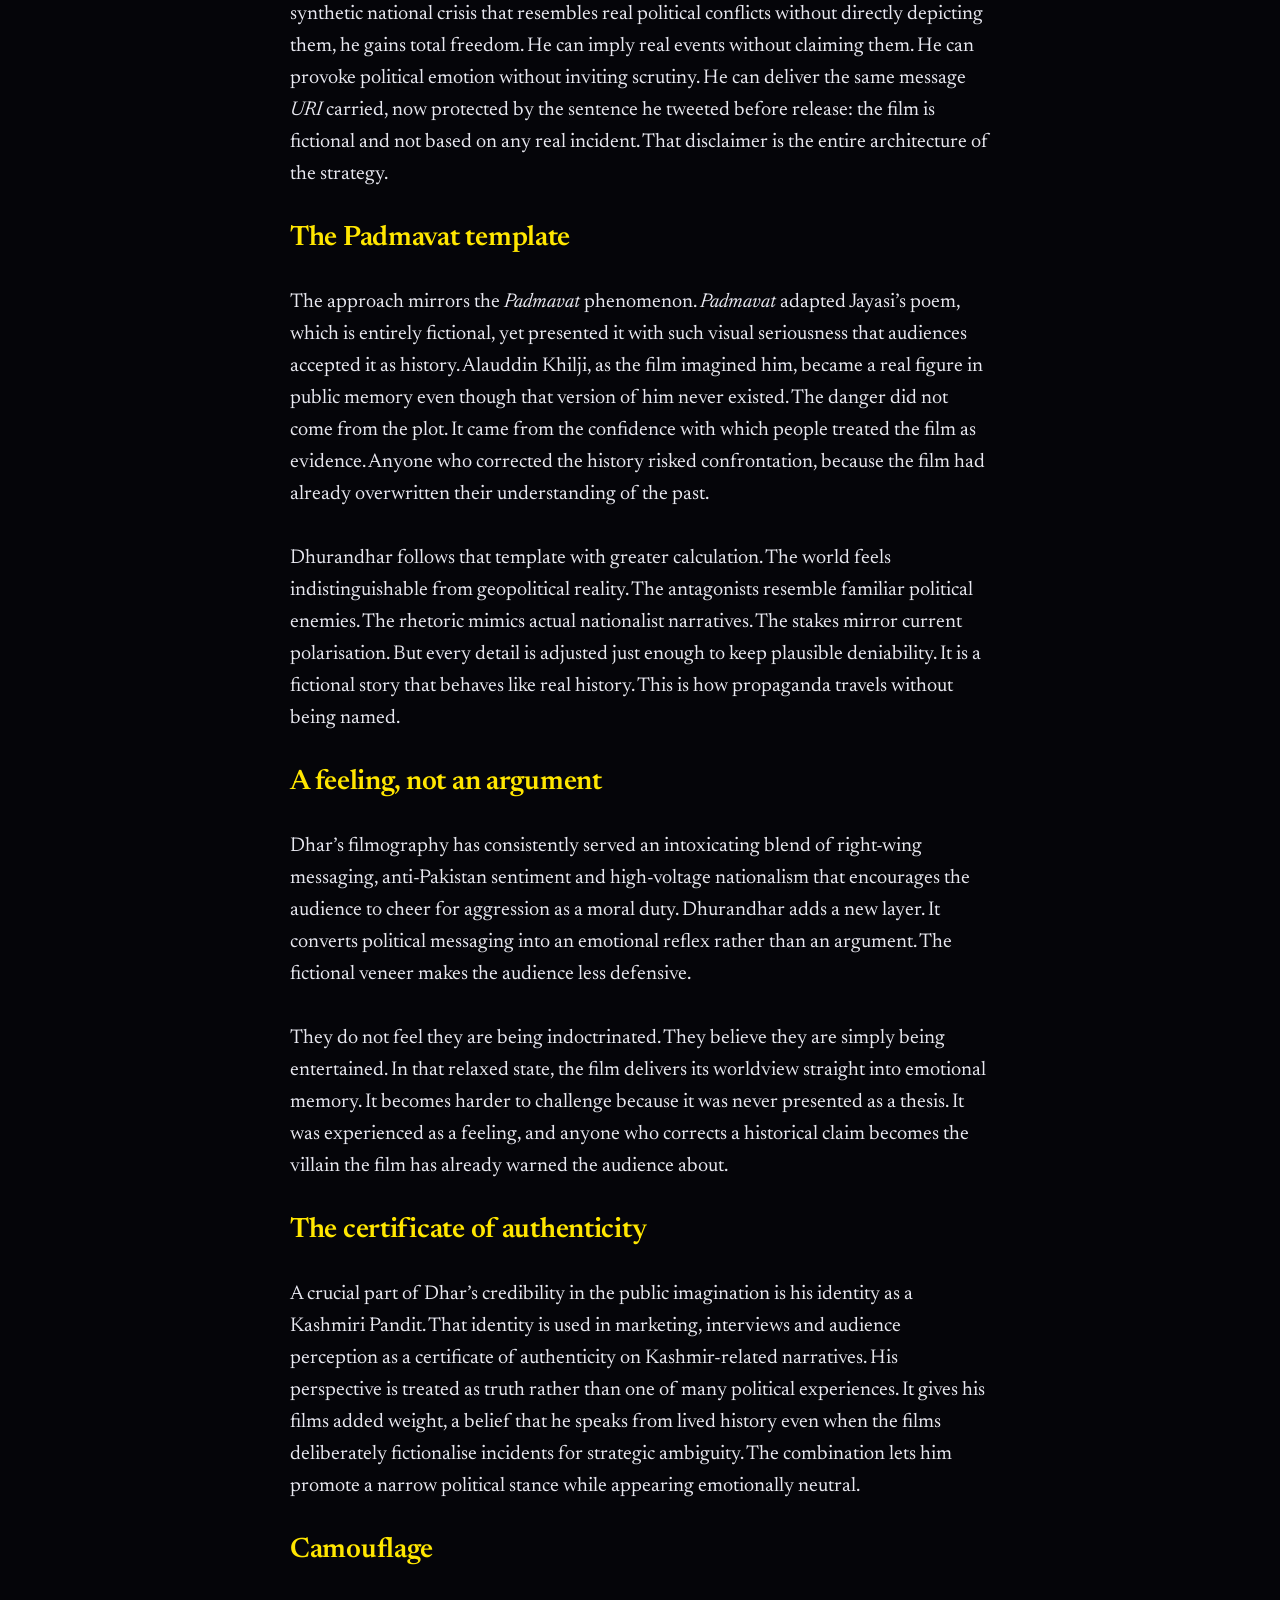
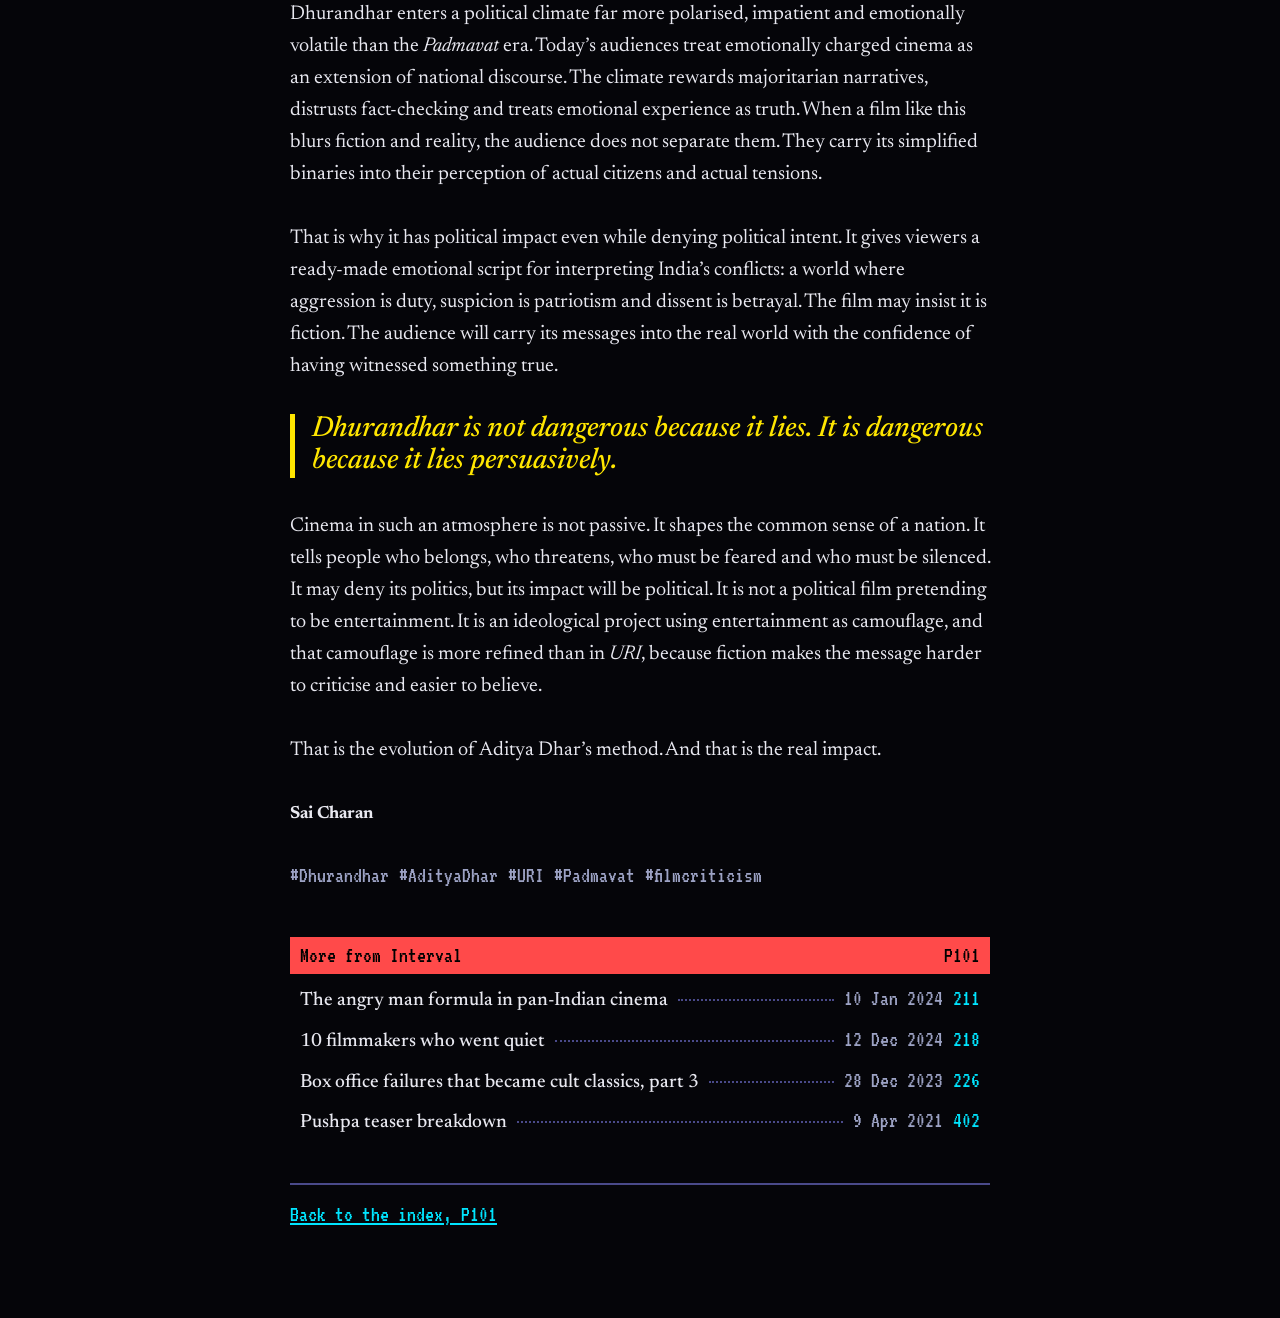
<file: dhurandhar-aditya-dhar-fiction-as-propaganda/index.html>
<!doctype html>
<html lang="en" data-era="80">
<head>
<meta charset="utf-8">
<meta name="viewport" content="width=device-width, initial-scale=1">
<title>How Aditya Dhar Sells Stories: Dhurandhar and the Fiction Loophole | Interval</title>
<meta name="description" content="A critical reading of Aditya Dhar&#x27;s Dhurandhar: how fiction becomes a shield for ideology, and how the film&#x27;s method differs from URI and echoes Padmavat.">
<meta name="keywords" content="Dhurandhar, Aditya Dhar, URI, Padmavat, film criticism, Indian cinema politics">
<meta name="author" content="Sai Charan">
<meta name="robots" content="index, follow, max-image-preview:large">
<meta name="theme-color" content="#1A1AE0">
<link rel="canonical" href="https://ntrvl.netlify.app/dhurandhar-aditya-dhar-fiction-as-propaganda/">
<link rel="icon" href="data:image/svg+xml,%3Csvg xmlns='http://www.w3.org/2000/svg' viewBox='0 0 32 32'%3E%3Crect width='32' height='32' fill='%231A1AE0'/%3E%3Ctext x='16' y='24' font-size='22' text-anchor='middle' fill='%23FFE600' font-family='monospace'%3EI%3C/text%3E%3C/svg%3E">
<link rel="alternate" type="application/rss+xml" title="Interval" href="/feed.xml">
<meta property="og:site_name" content="Interval">
<meta property="og:locale" content="en_IN">
<meta property="og:type" content="article">
<meta property="og:title" content="How Aditya Dhar Sells Stories: Dhurandhar and the Fiction Loophole | Interval">
<meta property="og:description" content="A critical reading of Aditya Dhar&#x27;s Dhurandhar: how fiction becomes a shield for ideology, and how the film&#x27;s method differs from URI and echoes Padmavat.">
<meta property="og:url" content="https://ntrvl.netlify.app/dhurandhar-aditya-dhar-fiction-as-propaganda/">
<meta property="article:published_time" content="2025-12-08">
<meta property="article:author" content="Sai Charan">
<meta name="twitter:card" content="summary">
<meta name="twitter:title" content="How Aditya Dhar Sells Stories: Dhurandhar and the Fiction Loophole | Interval">
<meta name="twitter:description" content="A critical reading of Aditya Dhar&#x27;s Dhurandhar: how fiction becomes a shield for ideology, and how the film&#x27;s method differs from URI and echoes Padmavat.">
<script type="application/ld+json">{"@context": "https://schema.org", "@graph": [{"@type": "Article", "headline": "How Aditya Dhar Sells Stories: Dhurandhar and the Fiction Loophole", "description": "A critical reading of Aditya Dhar's Dhurandhar: how fiction becomes a shield for ideology, and how the film's method differs from URI and echoes Padmavat.", "datePublished": "2025-12-08", "dateModified": "2025-12-08", "author": {"@type": "Person", "name": "Sai Charan", "url": "https://ntrvl.netlify.app/"}, "publisher": {"@type": "Person", "name": "Sai Charan"}, "inLanguage": "en-IN", "mainEntityOfPage": "https://ntrvl.netlify.app/dhurandhar-aditya-dhar-fiction-as-propaganda/", "keywords": "Dhurandhar, Aditya Dhar, URI, Padmavat, film criticism, Indian cinema politics", "wordCount": 967, "articleSection": "Films, opinion"}, {"@type": "BreadcrumbList", "itemListElement": [{"@type": "ListItem", "position": 1, "name": "Interval", "item": "https://ntrvl.netlify.app/"}, {"@type": "ListItem", "position": 2, "name": "How Aditya Dhar Sells Stories: Dhurandhar and the Fiction Loophole", "item": "https://ntrvl.netlify.app/dhurandhar-aditya-dhar-fiction-as-propaganda/"}]}]}</script>
<script>try{document.documentElement.setAttribute('data-era',localStorage.getItem('interval-era')||'80')}catch(e){}</script>
<link rel="preconnect" href="https://fonts.googleapis.com">
<link rel="preconnect" href="https://fonts.gstatic.com" crossorigin>
<link href="https://fonts.googleapis.com/css2?family=Newsreader:ital,opsz,wght@0,6..72,400;0,6..72,500;0,6..72,600;0,6..72,700;1,6..72,400;1,6..72,500&amp;family=VT323&amp;family=Courier+Prime:wght@400;700&amp;family=Noto+Serif+Telugu:wght@400;700&amp;family=Noto+Sans+Telugu:wght@400;700&amp;display=swap" rel="stylesheet">
<link rel="stylesheet" href="/style.css">
</head>
<body>
<a class="skip" href="#main">Skip to content</a>
<div class="screen">
  <div class="titlebar" aria-hidden="true"><span>Interval - P204 - How Aditya Dhar Sells Stories</span><span class="tb-btns"><i>_</i><i>+</i><i>x</i></span></div>
  <div class="page">
    <header class="statusbar">
      <span class="pg">P204</span>
      <a class="site" href="/" style="text-decoration:none">INTERVAL</a>
      <span class="channels" role="group" aria-label="Channel">
        <span class="ch-label" aria-hidden="true">CH</span>
        <button type="button" data-era-set="70" aria-pressed="false" title="Channel 70: line-printer paper">70</button>
        <button type="button" data-era-set="80" aria-pressed="true" title="Channel 80: teletext">80</button>
        <button type="button" data-era-set="90" aria-pressed="false" title="Channel 90: desktop window">90</button>
      </span>
      <span class="clock" id="clock" aria-hidden="true"></span>
    </header>
    <div class="tape" id="tape" aria-hidden="true">
      <span><span class="mode">PLAY</span></span>
      <span class="time">00:00:00 / 00:00:00</span>
      <i></i>
    </div>
    <main id="main" class="article">
      <a class="back" href="/">Back to the index, P101</a>
      <div class="bar"><span>P204</span><span>Films, opinion</span></div>
      <article>
      <h1 class="title">How Aditya Dhar Sells Stories: Dhurandhar and the Fiction Loophole</h1>
      <p class="stand">Fiction gives permission. Dhurandhar never claims to be real, and that is exactly why its politics travel so easily.</p>
      <p class="byline">By <span rel="author">Sai Charan</span>, <time datetime="2025-12-08">8 Dec 2025</time>, <span class="read-time">4 min read</span></p>
      <div class="prose" id="prose">

<p class="dropcap">Dhurandhar runs on a simple premise: fiction gives permission. Once a film says it is not real, the viewer stops resisting the ideology inside the narrative. Aditya Dhar builds the entire film around that psychological loophole. It never claims to be based on real events. It does not need to. It creates a world so familiar that the audience recognises it instinctively, and that recognition feels like truth.</p>

<p>Dhurandhar is a turning point in Dhar’s filmmaking, not because he changes his ideology, but because he finds a more sophisticated way to protect it. He moves from representing real incidents, as he did in <em>URI</em>, to fictionalising reality in a way that resembles the <em>Padmavat</em> model. The shift is strategic. It opens a loophole that makes the propaganda harder to challenge and easier to spread.</p>

<h2>From URI to Dhurandhar</h2>

<p><em>URI</em> was built on actual events. The surgical strikes were a documented military operation, and Dhar constructed the film around them with patriotic exaggeration but without denying the real-world anchor. Accuracy was secondary. What mattered was the credibility that real events automatically grant. The audience walked in assuming the film was based on something factual, which let the slogans and emotional beats travel as national truth.</p>

<p>The line “ghar mein ghus kar maarenge” was used not only to project patriotism but also to target Indian Muslims, painting them as internal enemies linked to the film’s imagined Pakistan. The line between fictional villain and real citizen collapsed, because Dhar had already coded patriotism as hostility.</p>

<p>Dhurandhar uses a completely different tactic. Dhar has realised that fiction is a stronger shield than fact. By altering names, tweaking timelines and building a synthetic national crisis that resembles real political conflicts without directly depicting them, he gains total freedom. He can imply real events without claiming them. He can provoke political emotion without inviting scrutiny. He can deliver the same message <em>URI</em> carried, now protected by the sentence he tweeted before release: the film is fictional and not based on any real incident. That disclaimer is the entire architecture of the strategy.</p>

<h2>The Padmavat template</h2>

<p>The approach mirrors the <em>Padmavat</em> phenomenon. <em>Padmavat</em> adapted Jayasi’s poem, which is entirely fictional, yet presented it with such visual seriousness that audiences accepted it as history. Alauddin Khilji, as the film imagined him, became a real figure in public memory even though that version of him never existed. The danger did not come from the plot. It came from the confidence with which people treated the film as evidence. Anyone who corrected the history risked confrontation, because the film had already overwritten their understanding of the past.</p>

<p>Dhurandhar follows that template with greater calculation. The world feels indistinguishable from geopolitical reality. The antagonists resemble familiar political enemies. The rhetoric mimics actual nationalist narratives. The stakes mirror current polarisation. But every detail is adjusted just enough to keep plausible deniability. It is a fictional story that behaves like real history. This is how propaganda travels without being named.</p>

<h2>A feeling, not an argument</h2>

<p>Dhar’s filmography has consistently served an intoxicating blend of right-wing messaging, anti-Pakistan sentiment and high-voltage nationalism that encourages the audience to cheer for aggression as a moral duty. Dhurandhar adds a new layer. It converts political messaging into an emotional reflex rather than an argument. The fictional veneer makes the audience less defensive.</p>

<p>They do not feel they are being indoctrinated. They believe they are simply being entertained. In that relaxed state, the film delivers its worldview straight into emotional memory. It becomes harder to challenge because it was never presented as a thesis. It was experienced as a feeling, and anyone who corrects a historical claim becomes the villain the film has already warned the audience about.</p>

<h2>The certificate of authenticity</h2>

<p>A crucial part of Dhar’s credibility in the public imagination is his identity as a Kashmiri Pandit. That identity is used in marketing, interviews and audience perception as a certificate of authenticity on Kashmir-related narratives. His perspective is treated as truth rather than one of many political experiences. It gives his films added weight, a belief that he speaks from lived history even when the films deliberately fictionalise incidents for strategic ambiguity. The combination lets him promote a narrow political stance while appearing emotionally neutral.</p>

<h2>Camouflage</h2>

<p>Dhurandhar enters a political climate far more polarised, impatient and emotionally volatile than the <em>Padmavat</em> era. Today’s audiences treat emotionally charged cinema as an extension of national discourse. The climate rewards majoritarian narratives, distrusts fact-checking and treats emotional experience as truth. When a film like this blurs fiction and reality, the audience does not separate them. They carry its simplified binaries into their perception of actual citizens and actual tensions.</p>

<p>That is why it has political impact even while denying political intent. It gives viewers a ready-made emotional script for interpreting India’s conflicts: a world where aggression is duty, suspicion is patriotism and dissent is betrayal. The film may insist it is fiction. The audience will carry its messages into the real world with the confidence of having witnessed something true.</p>

<blockquote class="pull">Dhurandhar is not dangerous because it lies. It is dangerous because it lies persuasively.</blockquote>

<p>Cinema in such an atmosphere is not passive. It shapes the common sense of a nation. It tells people who belongs, who threatens, who must be feared and who must be silenced. It may deny its politics, but its impact will be political. It is not a political film pretending to be entertainment. It is an ideological project using entertainment as camouflage, and that camouflage is more refined than in <em>URI</em>, because fiction makes the message harder to criticise and easier to believe.</p>

<p>That is the evolution of Aditya Dhar’s method. And that is the real impact.</p>

        <p class="sign">Sai Charan</p>
      </div>
      <ul class="tagrow" aria-label="Topics"><li>#Dhurandhar</li><li>#AdityaDhar</li><li>#URI</li><li>#Padmavat</li><li>#filmcriticism</li></ul>
      </article>
      <section class="more block films" aria-labelledby="h-more">
        <div class="bar"><h2 id="h-more">More from Interval</h2><span>P101</span></div>
        <ul class="entries">
<li><a class="entry" href="/angry-man-formula-pan-indian-cinema/" data-page="211"><span class="t">The angry man formula in pan-Indian cinema</span><span class="dots"></span><span class="d">10 Jan 2024</span><span class="n">211</span></a></li>
<li><a class="entry" href="/indian-filmmakers-who-went-quiet/" data-page="218"><span class="t">10 filmmakers who went quiet</span><span class="dots"></span><span class="d">12 Dec 2024</span><span class="n">218</span></a></li>
<li><a class="entry" href="/box-office-failures-cult-classics-part-3/" data-page="226"><span class="t">Box office failures that became cult classics, part 3</span><span class="dots"></span><span class="d">28 Dec 2023</span><span class="n">226</span></a></li>
<li><a class="entry" href="/pushpa-teaser-breakdown/" data-page="402"><span class="t">Pushpa teaser breakdown</span><span class="dots"></span><span class="d">9 Apr 2021</span><span class="n">402</span></a></li>
        </ul>
      </section>
      <div class="pager"><a href="/">Back to the index, P101</a></div>
    </main>
  </div>
</div>
<nav class="fastext" aria-label="Sections">
  <a class="k k-red" href="/#films">Films</a>
  <a class="k k-yellow" href="/#quick">Quick takes</a>
  <a class="k k-cyan" href="/#about">About</a>
</nav>
<script src="/site.js" defer></script>
</body>
</html>
</file>
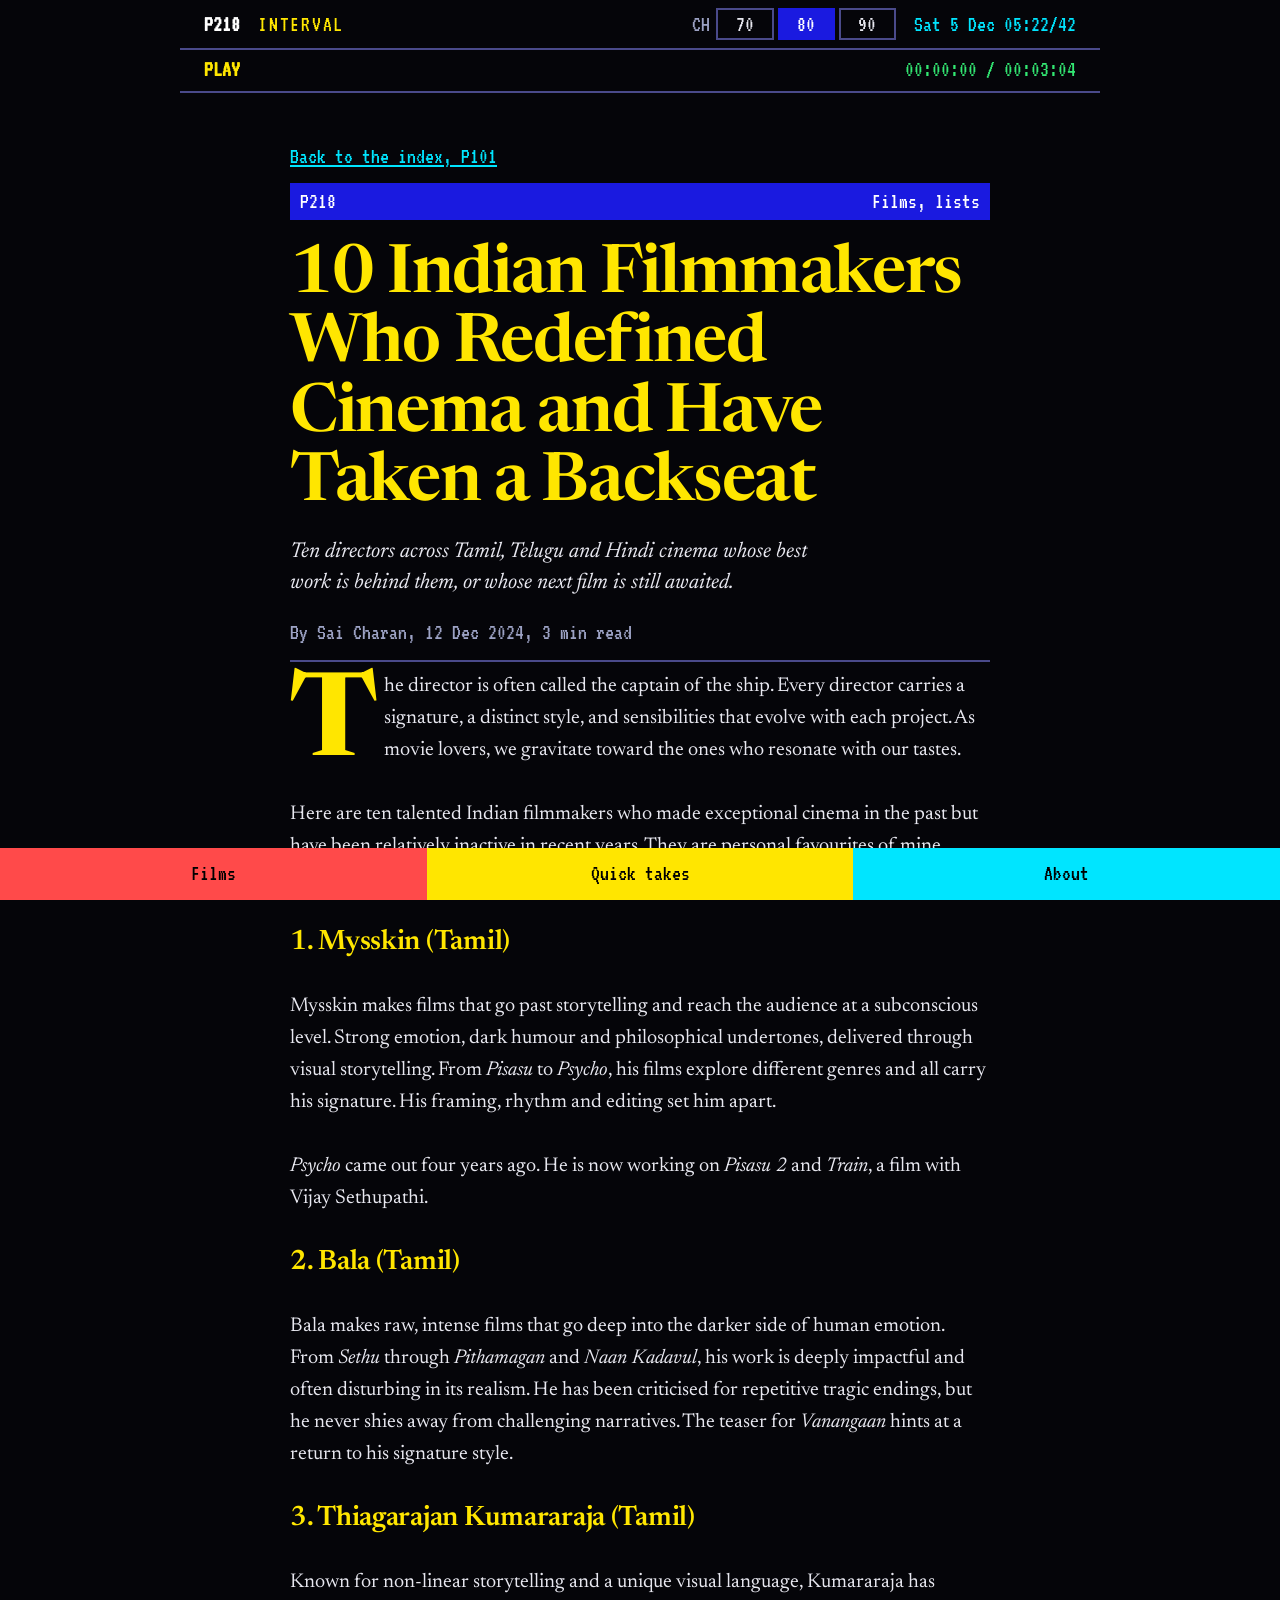
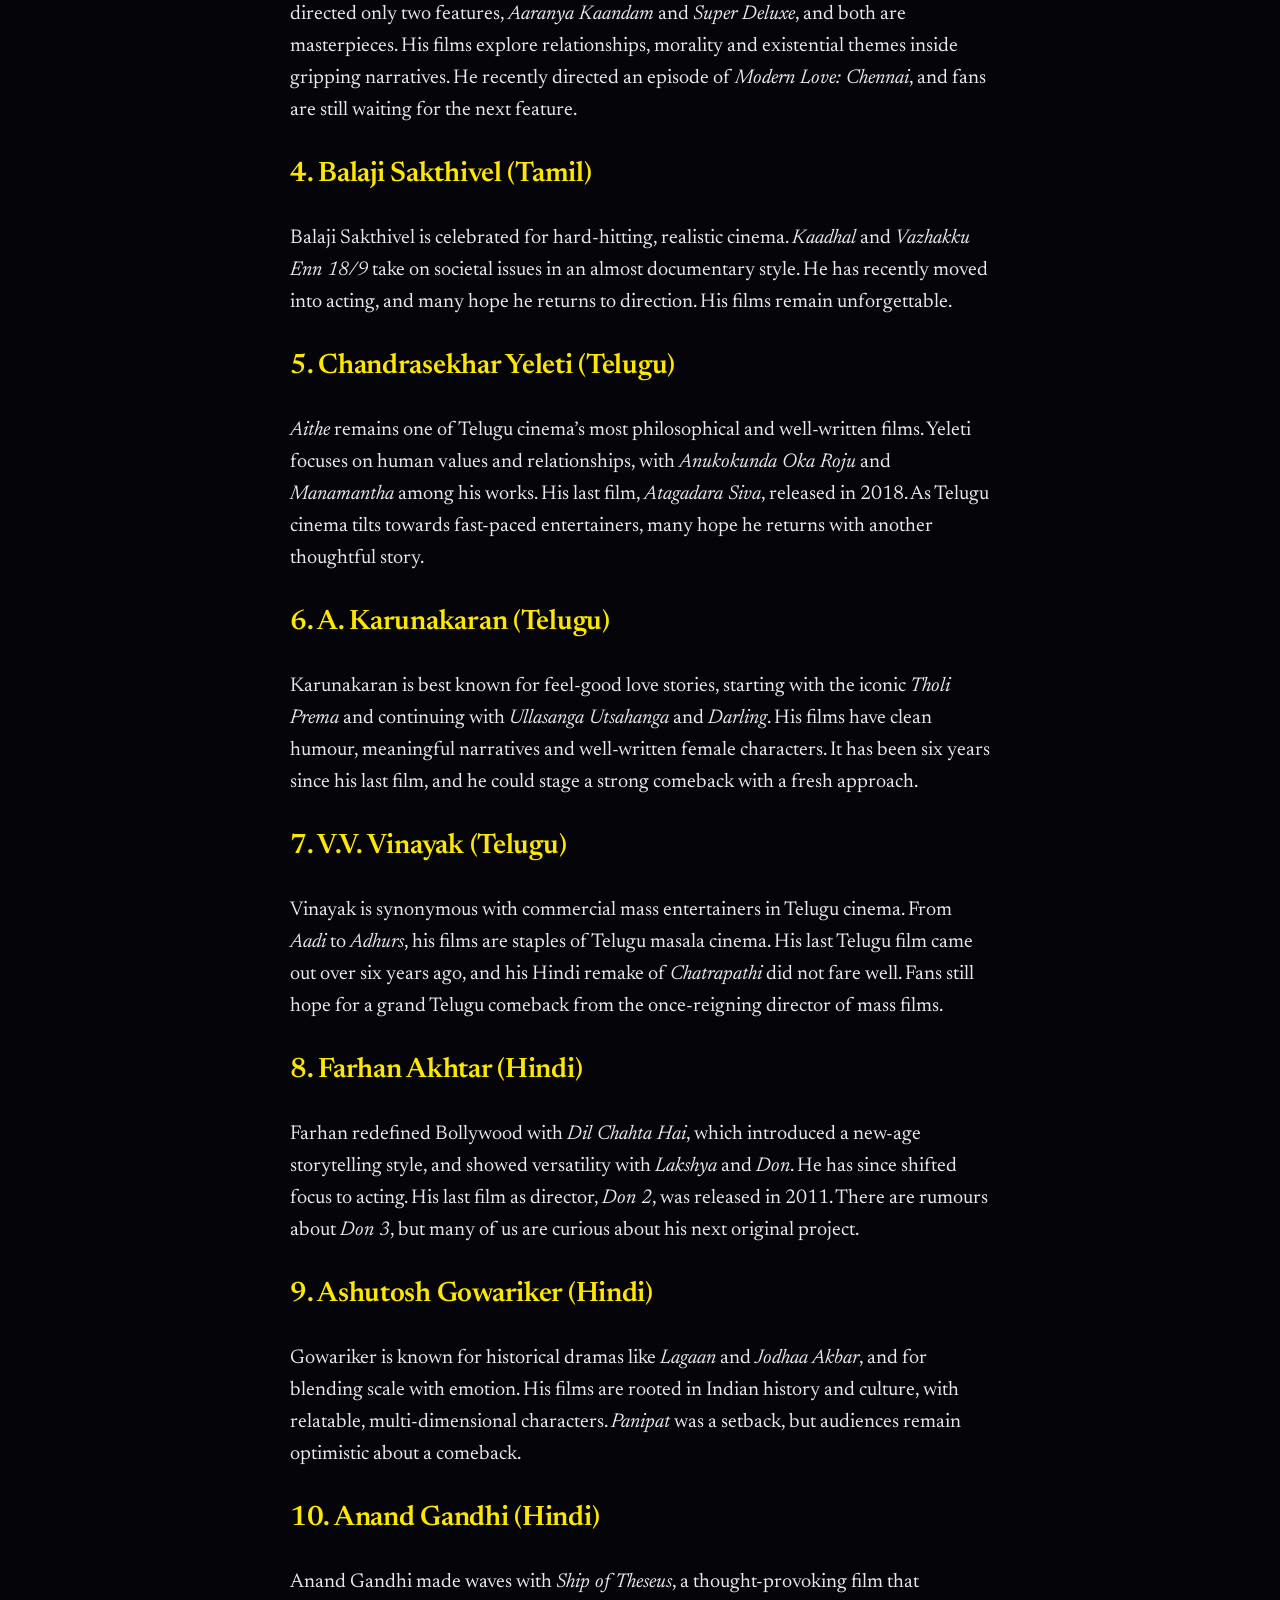
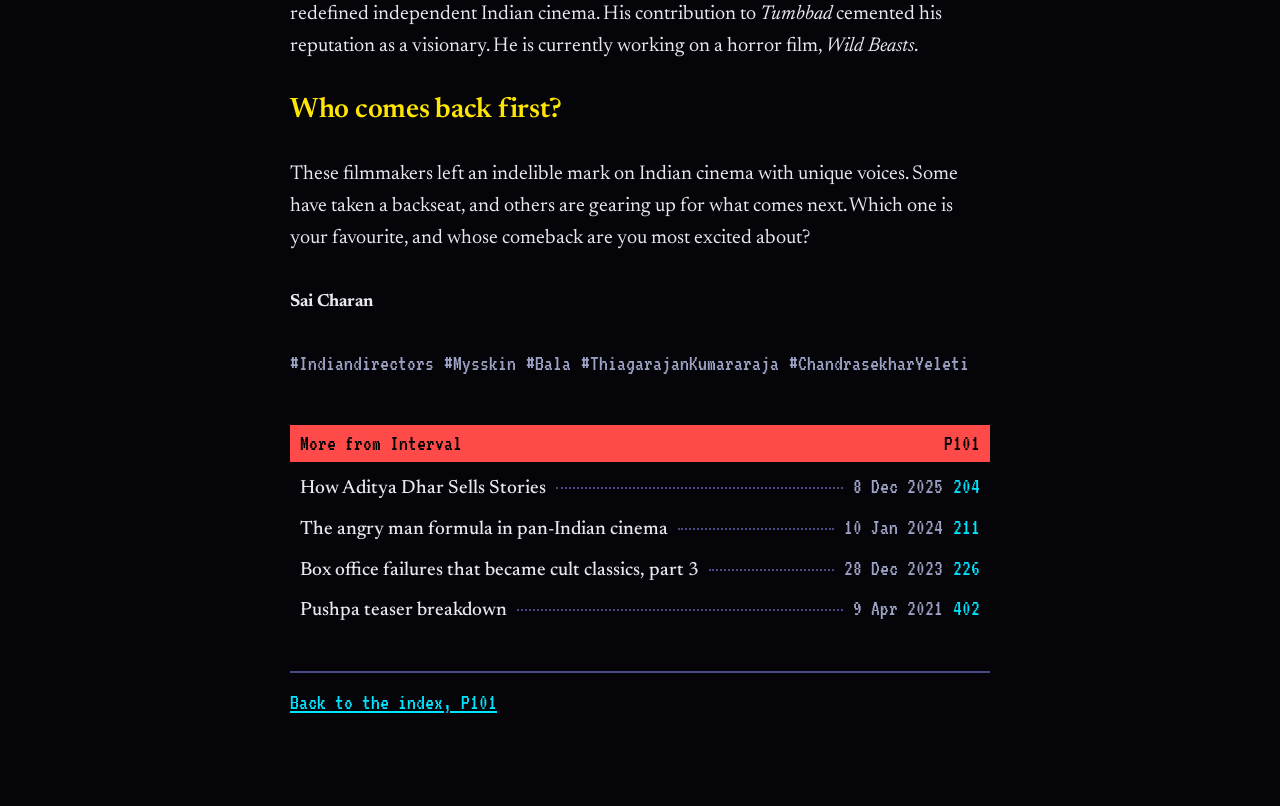
<file: indian-filmmakers-who-went-quiet/index.html>
<!doctype html>
<html lang="en" data-era="80">
<head>
<meta charset="utf-8">
<meta name="viewport" content="width=device-width, initial-scale=1">
<title>10 Indian Filmmakers Who Redefined Cinema and Have Taken a Backseat | Interval</title>
<meta name="description" content="Mysskin, Bala, Thiagarajan Kumararaja, Chandrasekhar Yeleti, Farhan Akhtar and more: ten Indian directors who made exceptional cinema and have been quiet lately.">
<meta name="keywords" content="Indian directors, Mysskin, Bala, Thiagarajan Kumararaja, Chandrasekhar Yeleti, Farhan Akhtar, Anand Gandhi">
<meta name="author" content="Sai Charan">
<meta name="robots" content="index, follow, max-image-preview:large">
<meta name="theme-color" content="#1A1AE0">
<link rel="canonical" href="https://ntrvl.netlify.app/indian-filmmakers-who-went-quiet/">
<link rel="icon" href="data:image/svg+xml,%3Csvg xmlns='http://www.w3.org/2000/svg' viewBox='0 0 32 32'%3E%3Crect width='32' height='32' fill='%231A1AE0'/%3E%3Ctext x='16' y='24' font-size='22' text-anchor='middle' fill='%23FFE600' font-family='monospace'%3EI%3C/text%3E%3C/svg%3E">
<link rel="alternate" type="application/rss+xml" title="Interval" href="/feed.xml">
<meta property="og:site_name" content="Interval">
<meta property="og:locale" content="en_IN">
<meta property="og:type" content="article">
<meta property="og:title" content="10 Indian Filmmakers Who Redefined Cinema and Have Taken a Backseat | Interval">
<meta property="og:description" content="Mysskin, Bala, Thiagarajan Kumararaja, Chandrasekhar Yeleti, Farhan Akhtar and more: ten Indian directors who made exceptional cinema and have been quiet lately.">
<meta property="og:url" content="https://ntrvl.netlify.app/indian-filmmakers-who-went-quiet/">
<meta property="article:published_time" content="2024-12-12">
<meta property="article:author" content="Sai Charan">
<meta name="twitter:card" content="summary">
<meta name="twitter:title" content="10 Indian Filmmakers Who Redefined Cinema and Have Taken a Backseat | Interval">
<meta name="twitter:description" content="Mysskin, Bala, Thiagarajan Kumararaja, Chandrasekhar Yeleti, Farhan Akhtar and more: ten Indian directors who made exceptional cinema and have been quiet lately.">
<script type="application/ld+json">{"@context": "https://schema.org", "@graph": [{"@type": "Article", "headline": "10 Indian Filmmakers Who Redefined Cinema and Have Taken a Backseat", "description": "Mysskin, Bala, Thiagarajan Kumararaja, Chandrasekhar Yeleti, Farhan Akhtar and more: ten Indian directors who made exceptional cinema and have been quiet lately.", "datePublished": "2024-12-12", "dateModified": "2024-12-12", "author": {"@type": "Person", "name": "Sai Charan", "url": "https://ntrvl.netlify.app/"}, "publisher": {"@type": "Person", "name": "Sai Charan"}, "inLanguage": "en-IN", "mainEntityOfPage": "https://ntrvl.netlify.app/indian-filmmakers-who-went-quiet/", "keywords": "Indian directors, Mysskin, Bala, Thiagarajan Kumararaja, Chandrasekhar Yeleti, Farhan Akhtar, Anand Gandhi", "wordCount": 685, "articleSection": "Films, lists"}, {"@type": "BreadcrumbList", "itemListElement": [{"@type": "ListItem", "position": 1, "name": "Interval", "item": "https://ntrvl.netlify.app/"}, {"@type": "ListItem", "position": 2, "name": "10 Indian Filmmakers Who Redefined Cinema and Have Taken a Backseat", "item": "https://ntrvl.netlify.app/indian-filmmakers-who-went-quiet/"}]}]}</script>
<script>try{document.documentElement.setAttribute('data-era',localStorage.getItem('interval-era')||'80')}catch(e){}</script>
<link rel="preconnect" href="https://fonts.googleapis.com">
<link rel="preconnect" href="https://fonts.gstatic.com" crossorigin>
<link href="https://fonts.googleapis.com/css2?family=Newsreader:ital,opsz,wght@0,6..72,400;0,6..72,500;0,6..72,600;0,6..72,700;1,6..72,400;1,6..72,500&amp;family=VT323&amp;family=Courier+Prime:wght@400;700&amp;family=Noto+Serif+Telugu:wght@400;700&amp;family=Noto+Sans+Telugu:wght@400;700&amp;display=swap" rel="stylesheet">
<link rel="stylesheet" href="/style.css">
</head>
<body>
<a class="skip" href="#main">Skip to content</a>
<div class="screen">
  <div class="titlebar" aria-hidden="true"><span>Interval - P218 - 10 filmmakers who went quiet</span><span class="tb-btns"><i>_</i><i>+</i><i>x</i></span></div>
  <div class="page">
    <header class="statusbar">
      <span class="pg">P218</span>
      <a class="site" href="/" style="text-decoration:none">INTERVAL</a>
      <span class="channels" role="group" aria-label="Channel">
        <span class="ch-label" aria-hidden="true">CH</span>
        <button type="button" data-era-set="70" aria-pressed="false" title="Channel 70: line-printer paper">70</button>
        <button type="button" data-era-set="80" aria-pressed="true" title="Channel 80: teletext">80</button>
        <button type="button" data-era-set="90" aria-pressed="false" title="Channel 90: desktop window">90</button>
      </span>
      <span class="clock" id="clock" aria-hidden="true"></span>
    </header>
    <div class="tape" id="tape" aria-hidden="true">
      <span><span class="mode">PLAY</span></span>
      <span class="time">00:00:00 / 00:00:00</span>
      <i></i>
    </div>
    <main id="main" class="article">
      <a class="back" href="/">Back to the index, P101</a>
      <div class="bar"><span>P218</span><span>Films, lists</span></div>
      <article>
      <h1 class="title">10 Indian Filmmakers Who Redefined Cinema and Have Taken a Backseat</h1>
      <p class="stand">Ten directors across Tamil, Telugu and Hindi cinema whose best work is behind them, or whose next film is still awaited.</p>
      <p class="byline">By <span rel="author">Sai Charan</span>, <time datetime="2024-12-12">12 Dec 2024</time>, <span class="read-time">3 min read</span></p>
      <div class="prose" id="prose">

<p class="dropcap">The director is often called the captain of the ship. Every director carries a signature, a distinct style, and sensibilities that evolve with each project. As movie lovers, we gravitate toward the ones who resonate with our tastes.</p>

<p>Here are ten talented Indian filmmakers who made exceptional cinema in the past but have been relatively inactive in recent years. They are personal favourites of mine. Some are on a break, and some are working on their next big thing.</p>

<h2>1. Mysskin (Tamil)</h2>

<p>Mysskin makes films that go past storytelling and reach the audience at a subconscious level. Strong emotion, dark humour and philosophical undertones, delivered through visual storytelling. From <em>Pisasu</em> to <em>Psycho</em>, his films explore different genres and all carry his signature. His framing, rhythm and editing set him apart.</p>

<p><em>Psycho</em> came out four years ago. He is now working on <em>Pisasu 2</em> and <em>Train</em>, a film with Vijay Sethupathi.</p>

<h2>2. Bala (Tamil)</h2>

<p>Bala makes raw, intense films that go deep into the darker side of human emotion. From <em>Sethu</em> through <em>Pithamagan</em> and <em>Naan Kadavul</em>, his work is deeply impactful and often disturbing in its realism. He has been criticised for repetitive tragic endings, but he never shies away from challenging narratives. The teaser for <em>Vanangaan</em> hints at a return to his signature style.</p>

<h2>3. Thiagarajan Kumararaja (Tamil)</h2>

<p>Known for non-linear storytelling and a unique visual language, Kumararaja has directed only two features, <em>Aaranya Kaandam</em> and <em>Super Deluxe</em>, and both are masterpieces. His films explore relationships, morality and existential themes inside gripping narratives. He recently directed an episode of <em>Modern Love: Chennai</em>, and fans are still waiting for the next feature.</p>

<h2>4. Balaji Sakthivel (Tamil)</h2>

<p>Balaji Sakthivel is celebrated for hard-hitting, realistic cinema. <em>Kaadhal</em> and <em>Vazhakku Enn 18/9</em> take on societal issues in an almost documentary style. He has recently moved into acting, and many hope he returns to direction. His films remain unforgettable.</p>

<h2>5. Chandrasekhar Yeleti (Telugu)</h2>

<p><em>Aithe</em> remains one of Telugu cinema’s most philosophical and well-written films. Yeleti focuses on human values and relationships, with <em>Anukokunda Oka Roju</em> and <em>Manamantha</em> among his works. His last film, <em>Atagadara Siva</em>, released in 2018. As Telugu cinema tilts towards fast-paced entertainers, many hope he returns with another thoughtful story.</p>

<h2>6. A. Karunakaran (Telugu)</h2>

<p>Karunakaran is best known for feel-good love stories, starting with the iconic <em>Tholi Prema</em> and continuing with <em>Ullasanga Utsahanga</em> and <em>Darling</em>. His films have clean humour, meaningful narratives and well-written female characters. It has been six years since his last film, and he could stage a strong comeback with a fresh approach.</p>

<h2>7. V.V. Vinayak (Telugu)</h2>

<p>Vinayak is synonymous with commercial mass entertainers in Telugu cinema. From <em>Aadi</em> to <em>Adhurs</em>, his films are staples of Telugu masala cinema. His last Telugu film came out over six years ago, and his Hindi remake of <em>Chatrapathi</em> did not fare well. Fans still hope for a grand Telugu comeback from the once-reigning director of mass films.</p>

<h2>8. Farhan Akhtar (Hindi)</h2>

<p>Farhan redefined Bollywood with <em>Dil Chahta Hai</em>, which introduced a new-age storytelling style, and showed versatility with <em>Lakshya</em> and <em>Don</em>. He has since shifted focus to acting. His last film as director, <em>Don 2</em>, was released in 2011. There are rumours about <em>Don 3</em>, but many of us are curious about his next original project.</p>

<h2>9. Ashutosh Gowariker (Hindi)</h2>

<p>Gowariker is known for historical dramas like <em>Lagaan</em> and <em>Jodhaa Akbar</em>, and for blending scale with emotion. His films are rooted in Indian history and culture, with relatable, multi-dimensional characters. <em>Panipat</em> was a setback, but audiences remain optimistic about a comeback.</p>

<h2>10. Anand Gandhi (Hindi)</h2>

<p>Anand Gandhi made waves with <em>Ship of Theseus</em>, a thought-provoking film that redefined independent Indian cinema. His contribution to <em>Tumbbad</em> cemented his reputation as a visionary. He is currently working on a horror film, <em>Wild Beasts</em>.</p>

<h2>Who comes back first?</h2>

<p>These filmmakers left an indelible mark on Indian cinema with unique voices. Some have taken a backseat, and others are gearing up for what comes next. Which one is your favourite, and whose comeback are you most excited about?</p>

        <p class="sign">Sai Charan</p>
      </div>
      <ul class="tagrow" aria-label="Topics"><li>#Indiandirectors</li><li>#Mysskin</li><li>#Bala</li><li>#ThiagarajanKumararaja</li><li>#ChandrasekharYeleti</li></ul>
      </article>
      <section class="more block films" aria-labelledby="h-more">
        <div class="bar"><h2 id="h-more">More from Interval</h2><span>P101</span></div>
        <ul class="entries">
<li><a class="entry" href="/dhurandhar-aditya-dhar-fiction-as-propaganda/" data-page="204"><span class="t">How Aditya Dhar Sells Stories</span><span class="dots"></span><span class="d">8 Dec 2025</span><span class="n">204</span></a></li>
<li><a class="entry" href="/angry-man-formula-pan-indian-cinema/" data-page="211"><span class="t">The angry man formula in pan-Indian cinema</span><span class="dots"></span><span class="d">10 Jan 2024</span><span class="n">211</span></a></li>
<li><a class="entry" href="/box-office-failures-cult-classics-part-3/" data-page="226"><span class="t">Box office failures that became cult classics, part 3</span><span class="dots"></span><span class="d">28 Dec 2023</span><span class="n">226</span></a></li>
<li><a class="entry" href="/pushpa-teaser-breakdown/" data-page="402"><span class="t">Pushpa teaser breakdown</span><span class="dots"></span><span class="d">9 Apr 2021</span><span class="n">402</span></a></li>
        </ul>
      </section>
      <div class="pager"><a href="/">Back to the index, P101</a></div>
    </main>
  </div>
</div>
<nav class="fastext" aria-label="Sections">
  <a class="k k-red" href="/#films">Films</a>
  <a class="k k-yellow" href="/#quick">Quick takes</a>
  <a class="k k-cyan" href="/#about">About</a>
</nav>
<script src="/site.js" defer></script>
</body>
</html>
</file>
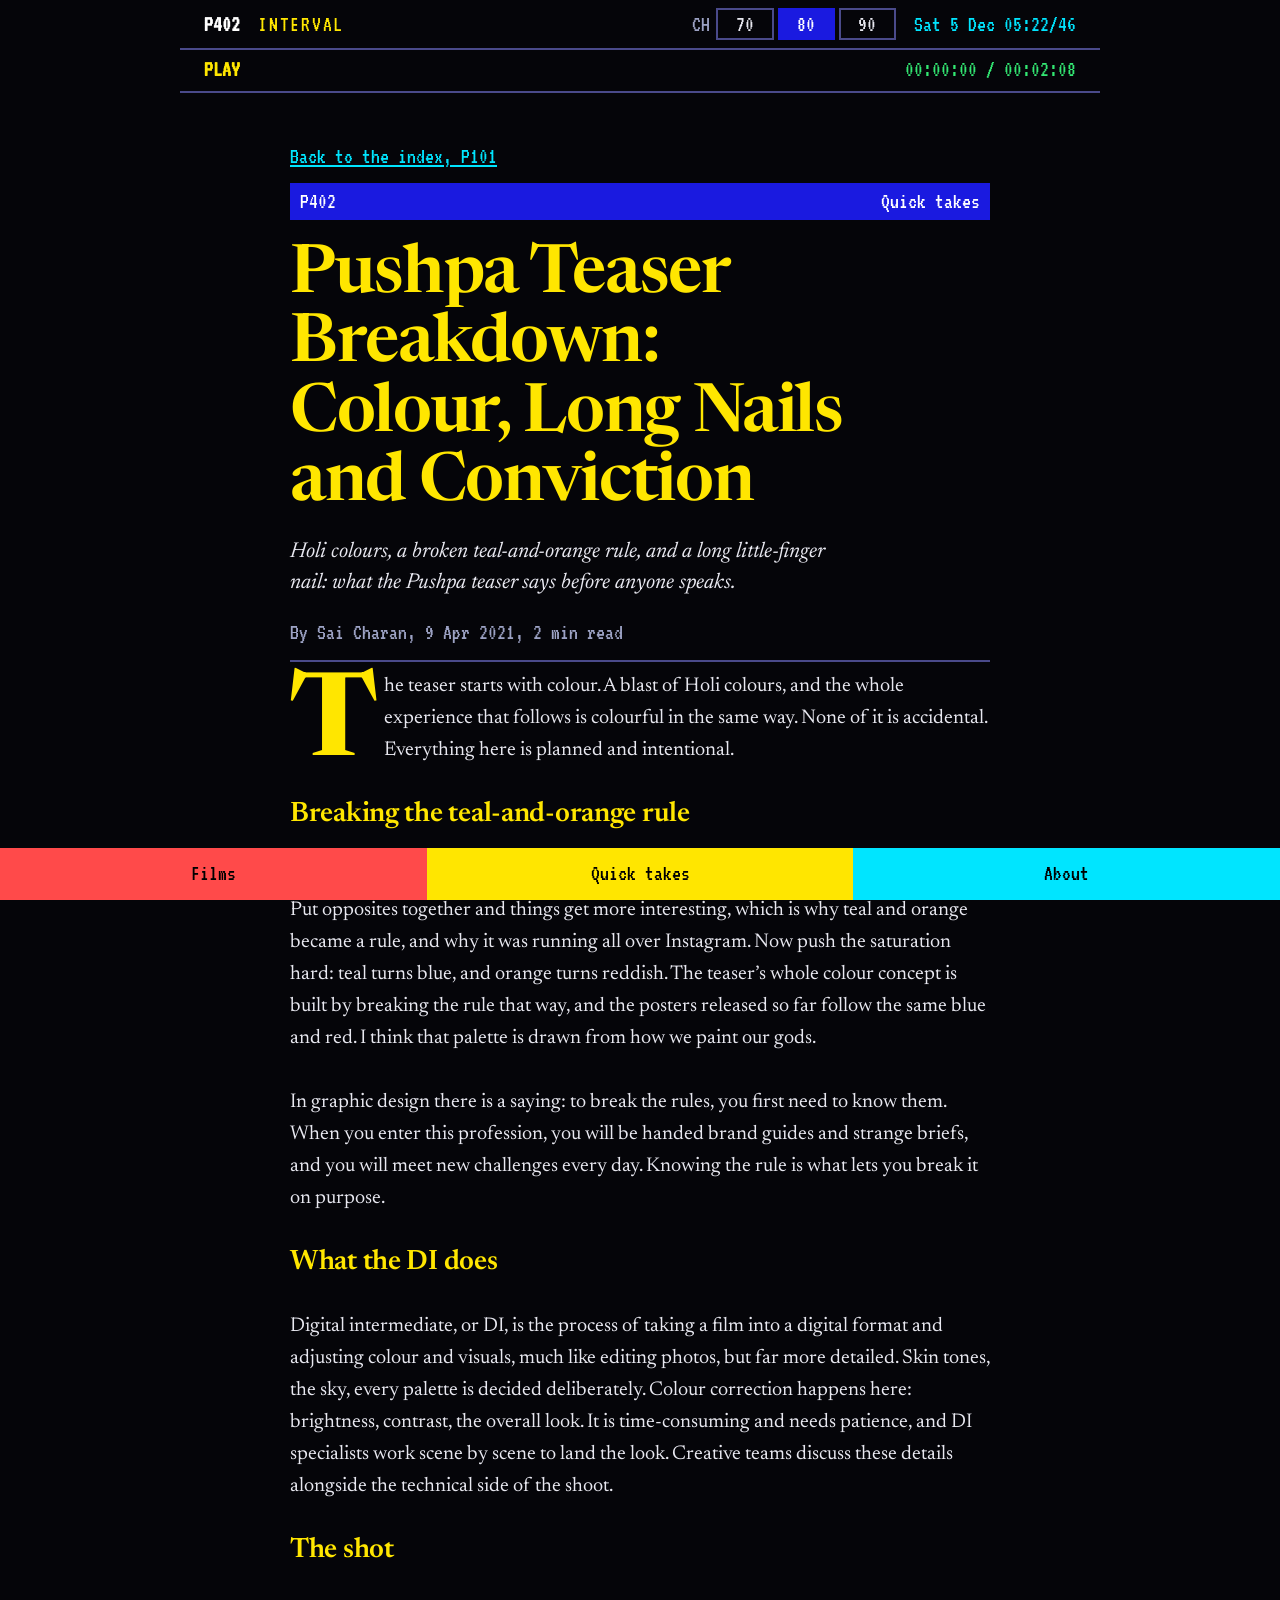
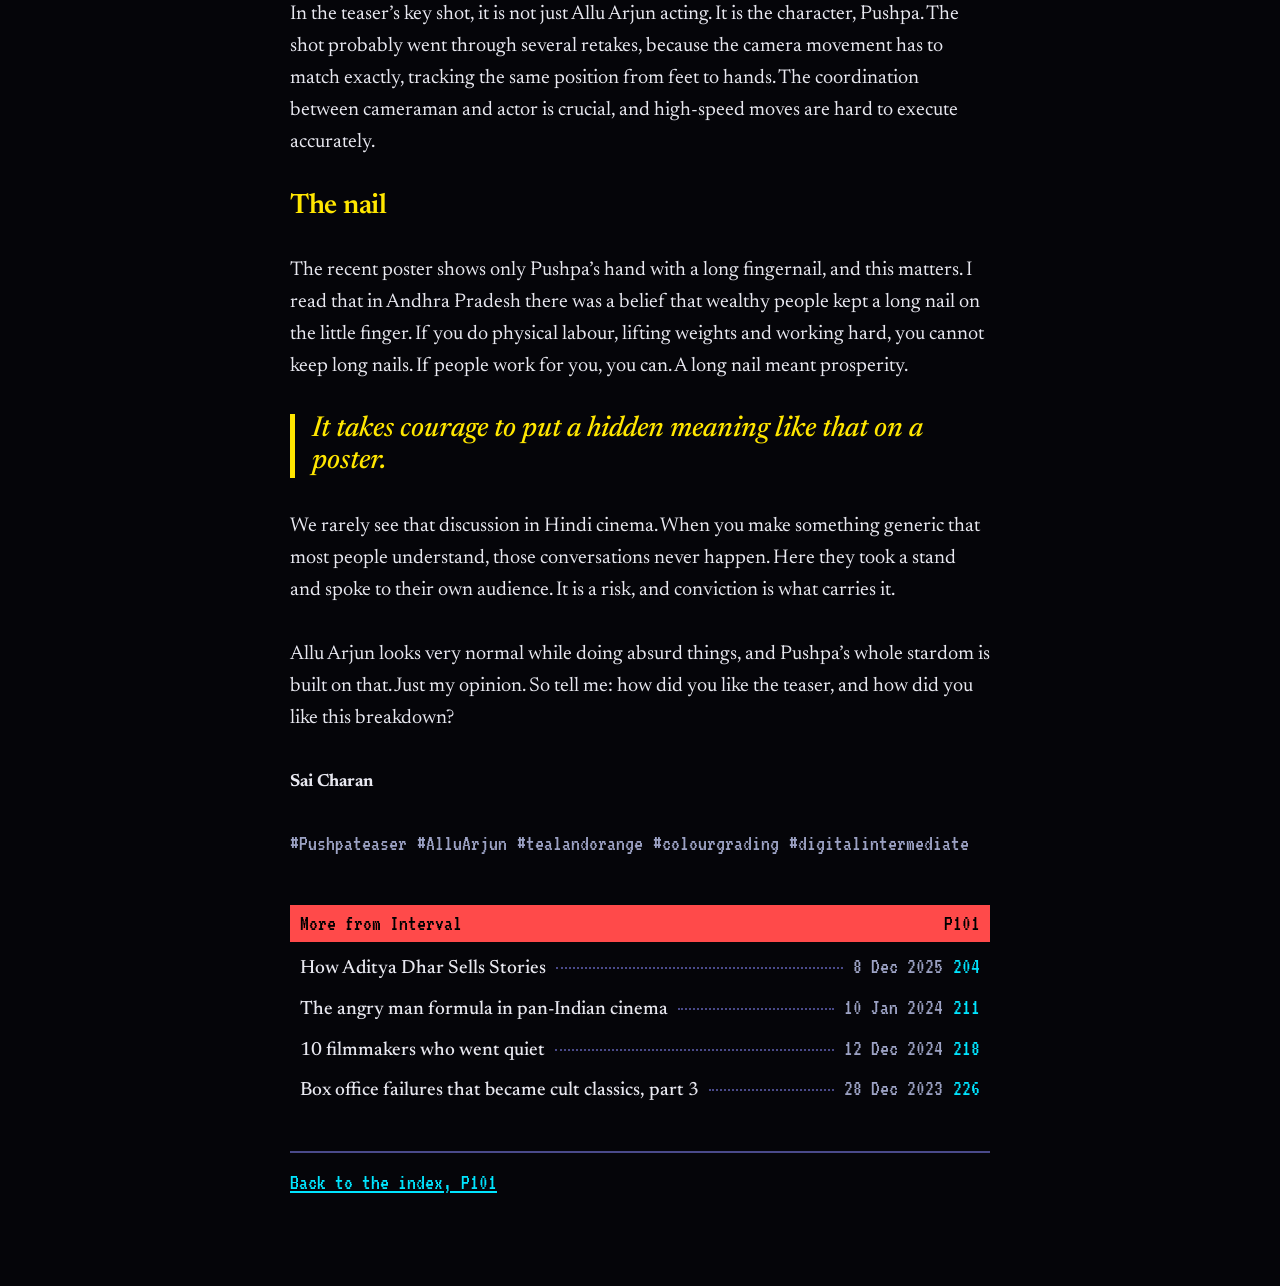
<file: pushpa-teaser-breakdown/index.html>
<!doctype html>
<html lang="en" data-era="80">
<head>
<meta charset="utf-8">
<meta name="viewport" content="width=device-width, initial-scale=1">
<title>Pushpa Teaser Breakdown: Colour, Long Nails and Conviction | Interval</title>
<meta name="description" content="A design and cinematography breakdown of the Pushpa teaser: the teal-and-orange rule it breaks, the colour grade, the shot work, and why Pushpa&#x27;s long nail matters.">
<meta name="keywords" content="Pushpa teaser, Allu Arjun, teal and orange, colour grading, digital intermediate, film breakdown">
<meta name="author" content="Sai Charan">
<meta name="robots" content="index, follow, max-image-preview:large">
<meta name="theme-color" content="#1A1AE0">
<link rel="canonical" href="https://ntrvl.netlify.app/pushpa-teaser-breakdown/">
<link rel="icon" href="data:image/svg+xml,%3Csvg xmlns='http://www.w3.org/2000/svg' viewBox='0 0 32 32'%3E%3Crect width='32' height='32' fill='%231A1AE0'/%3E%3Ctext x='16' y='24' font-size='22' text-anchor='middle' fill='%23FFE600' font-family='monospace'%3EI%3C/text%3E%3C/svg%3E">
<link rel="alternate" type="application/rss+xml" title="Interval" href="/feed.xml">
<meta property="og:site_name" content="Interval">
<meta property="og:locale" content="en_IN">
<meta property="og:type" content="article">
<meta property="og:title" content="Pushpa Teaser Breakdown: Colour, Long Nails and Conviction | Interval">
<meta property="og:description" content="A design and cinematography breakdown of the Pushpa teaser: the teal-and-orange rule it breaks, the colour grade, the shot work, and why Pushpa&#x27;s long nail matters.">
<meta property="og:url" content="https://ntrvl.netlify.app/pushpa-teaser-breakdown/">
<meta property="article:published_time" content="2021-04-09">
<meta property="article:author" content="Sai Charan">
<meta name="twitter:card" content="summary">
<meta name="twitter:title" content="Pushpa Teaser Breakdown: Colour, Long Nails and Conviction | Interval">
<meta name="twitter:description" content="A design and cinematography breakdown of the Pushpa teaser: the teal-and-orange rule it breaks, the colour grade, the shot work, and why Pushpa&#x27;s long nail matters.">
<script type="application/ld+json">{"@context": "https://schema.org", "@graph": [{"@type": "Article", "headline": "Pushpa Teaser Breakdown: Colour, Long Nails and Conviction", "description": "A design and cinematography breakdown of the Pushpa teaser: the teal-and-orange rule it breaks, the colour grade, the shot work, and why Pushpa's long nail matters.", "datePublished": "2021-04-09", "dateModified": "2021-04-09", "author": {"@type": "Person", "name": "Sai Charan", "url": "https://ntrvl.netlify.app/"}, "publisher": {"@type": "Person", "name": "Sai Charan"}, "inLanguage": "en-IN", "mainEntityOfPage": "https://ntrvl.netlify.app/pushpa-teaser-breakdown/", "keywords": "Pushpa teaser, Allu Arjun, teal and orange, colour grading, digital intermediate, film breakdown", "wordCount": 477, "articleSection": "Quick takes"}, {"@type": "BreadcrumbList", "itemListElement": [{"@type": "ListItem", "position": 1, "name": "Interval", "item": "https://ntrvl.netlify.app/"}, {"@type": "ListItem", "position": 2, "name": "Pushpa Teaser Breakdown: Colour, Long Nails and Conviction", "item": "https://ntrvl.netlify.app/pushpa-teaser-breakdown/"}]}]}</script>
<script>try{document.documentElement.setAttribute('data-era',localStorage.getItem('interval-era')||'80')}catch(e){}</script>
<link rel="preconnect" href="https://fonts.googleapis.com">
<link rel="preconnect" href="https://fonts.gstatic.com" crossorigin>
<link href="https://fonts.googleapis.com/css2?family=Newsreader:ital,opsz,wght@0,6..72,400;0,6..72,500;0,6..72,600;0,6..72,700;1,6..72,400;1,6..72,500&amp;family=VT323&amp;family=Courier+Prime:wght@400;700&amp;family=Noto+Serif+Telugu:wght@400;700&amp;family=Noto+Sans+Telugu:wght@400;700&amp;display=swap" rel="stylesheet">
<link rel="stylesheet" href="/style.css">
</head>
<body>
<a class="skip" href="#main">Skip to content</a>
<div class="screen">
  <div class="titlebar" aria-hidden="true"><span>Interval - P402 - Pushpa teaser breakdown</span><span class="tb-btns"><i>_</i><i>+</i><i>x</i></span></div>
  <div class="page">
    <header class="statusbar">
      <span class="pg">P402</span>
      <a class="site" href="/" style="text-decoration:none">INTERVAL</a>
      <span class="channels" role="group" aria-label="Channel">
        <span class="ch-label" aria-hidden="true">CH</span>
        <button type="button" data-era-set="70" aria-pressed="false" title="Channel 70: line-printer paper">70</button>
        <button type="button" data-era-set="80" aria-pressed="true" title="Channel 80: teletext">80</button>
        <button type="button" data-era-set="90" aria-pressed="false" title="Channel 90: desktop window">90</button>
      </span>
      <span class="clock" id="clock" aria-hidden="true"></span>
    </header>
    <div class="tape" id="tape" aria-hidden="true">
      <span><span class="mode">PLAY</span></span>
      <span class="time">00:00:00 / 00:00:00</span>
      <i></i>
    </div>
    <main id="main" class="article">
      <a class="back" href="/">Back to the index, P101</a>
      <div class="bar"><span>P402</span><span>Quick takes</span></div>
      <article>
      <h1 class="title">Pushpa Teaser Breakdown: Colour, Long Nails and Conviction</h1>
      <p class="stand">Holi colours, a broken teal-and-orange rule, and a long little-finger nail: what the Pushpa teaser says before anyone speaks.</p>
      <p class="byline">By <span rel="author">Sai Charan</span>, <time datetime="2021-04-09">9 Apr 2021</time>, <span class="read-time">2 min read</span></p>
      <div class="prose" id="prose">

<p class="dropcap">The teaser starts with colour. A blast of Holi colours, and the whole experience that follows is colourful in the same way. None of it is accidental. Everything here is planned and intentional.</p>

<h2>Breaking the teal-and-orange rule</h2>

<p>Look at the colour wheel and you will notice teal and orange sit in opposite directions. Put opposites together and things get more interesting, which is why teal and orange became a rule, and why it was running all over Instagram. Now push the saturation hard: teal turns blue, and orange turns reddish. The teaser’s whole colour concept is built by breaking the rule that way, and the posters released so far follow the same blue and red. I think that palette is drawn from how we paint our gods.</p>

<p>In graphic design there is a saying: to break the rules, you first need to know them. When you enter this profession, you will be handed brand guides and strange briefs, and you will meet new challenges every day. Knowing the rule is what lets you break it on purpose.</p>

<h2>What the DI does</h2>

<p>Digital intermediate, or DI, is the process of taking a film into a digital format and adjusting colour and visuals, much like editing photos, but far more detailed. Skin tones, the sky, every palette is decided deliberately. Colour correction happens here: brightness, contrast, the overall look. It is time-consuming and needs patience, and DI specialists work scene by scene to land the look. Creative teams discuss these details alongside the technical side of the shoot.</p>

<h2>The shot</h2>

<p>In the teaser’s key shot, it is not just Allu Arjun acting. It is the character, Pushpa. The shot probably went through several retakes, because the camera movement has to match exactly, tracking the same position from feet to hands. The coordination between cameraman and actor is crucial, and high-speed moves are hard to execute accurately.</p>

<h2>The nail</h2>

<p>The recent poster shows only Pushpa’s hand with a long fingernail, and this matters. I read that in Andhra Pradesh there was a belief that wealthy people kept a long nail on the little finger. If you do physical labour, lifting weights and working hard, you cannot keep long nails. If people work for you, you can. A long nail meant prosperity.</p>

<blockquote class="pull">It takes courage to put a hidden meaning like that on a poster.</blockquote>

<p>We rarely see that discussion in Hindi cinema. When you make something generic that most people understand, those conversations never happen. Here they took a stand and spoke to their own audience. It is a risk, and conviction is what carries it.</p>

<p>Allu Arjun looks very normal while doing absurd things, and Pushpa’s whole stardom is built on that. Just my opinion. So tell me: how did you like the teaser, and how did you like this breakdown?</p>

        <p class="sign">Sai Charan</p>
      </div>
      <ul class="tagrow" aria-label="Topics"><li>#Pushpateaser</li><li>#AlluArjun</li><li>#tealandorange</li><li>#colourgrading</li><li>#digitalintermediate</li></ul>
      </article>
      <section class="more block films" aria-labelledby="h-more">
        <div class="bar"><h2 id="h-more">More from Interval</h2><span>P101</span></div>
        <ul class="entries">
<li><a class="entry" href="/dhurandhar-aditya-dhar-fiction-as-propaganda/" data-page="204"><span class="t">How Aditya Dhar Sells Stories</span><span class="dots"></span><span class="d">8 Dec 2025</span><span class="n">204</span></a></li>
<li><a class="entry" href="/angry-man-formula-pan-indian-cinema/" data-page="211"><span class="t">The angry man formula in pan-Indian cinema</span><span class="dots"></span><span class="d">10 Jan 2024</span><span class="n">211</span></a></li>
<li><a class="entry" href="/indian-filmmakers-who-went-quiet/" data-page="218"><span class="t">10 filmmakers who went quiet</span><span class="dots"></span><span class="d">12 Dec 2024</span><span class="n">218</span></a></li>
<li><a class="entry" href="/box-office-failures-cult-classics-part-3/" data-page="226"><span class="t">Box office failures that became cult classics, part 3</span><span class="dots"></span><span class="d">28 Dec 2023</span><span class="n">226</span></a></li>
        </ul>
      </section>
      <div class="pager"><a href="/">Back to the index, P101</a></div>
    </main>
  </div>
</div>
<nav class="fastext" aria-label="Sections">
  <a class="k k-red" href="/#films">Films</a>
  <a class="k k-yellow" href="/#quick">Quick takes</a>
  <a class="k k-cyan" href="/#about">About</a>
</nav>
<script src="/site.js" defer></script>
</body>
</html>
</file>
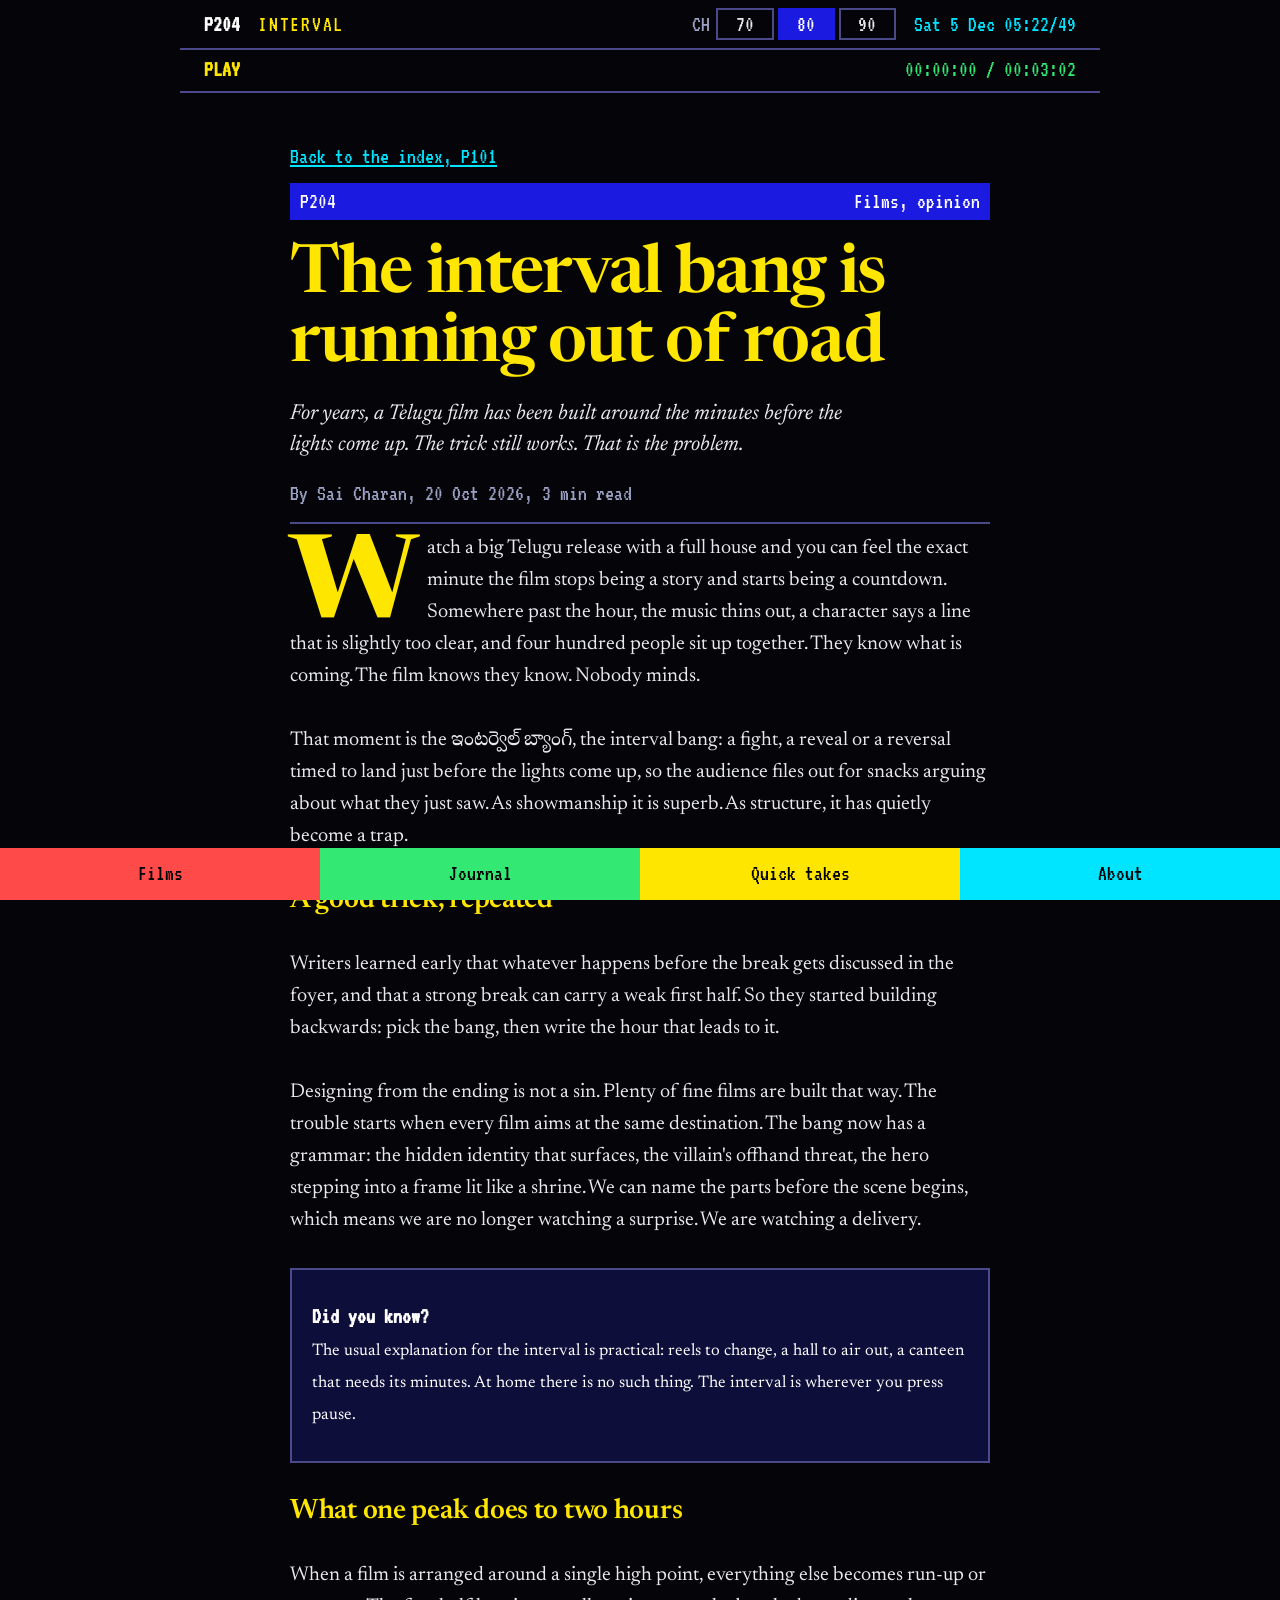
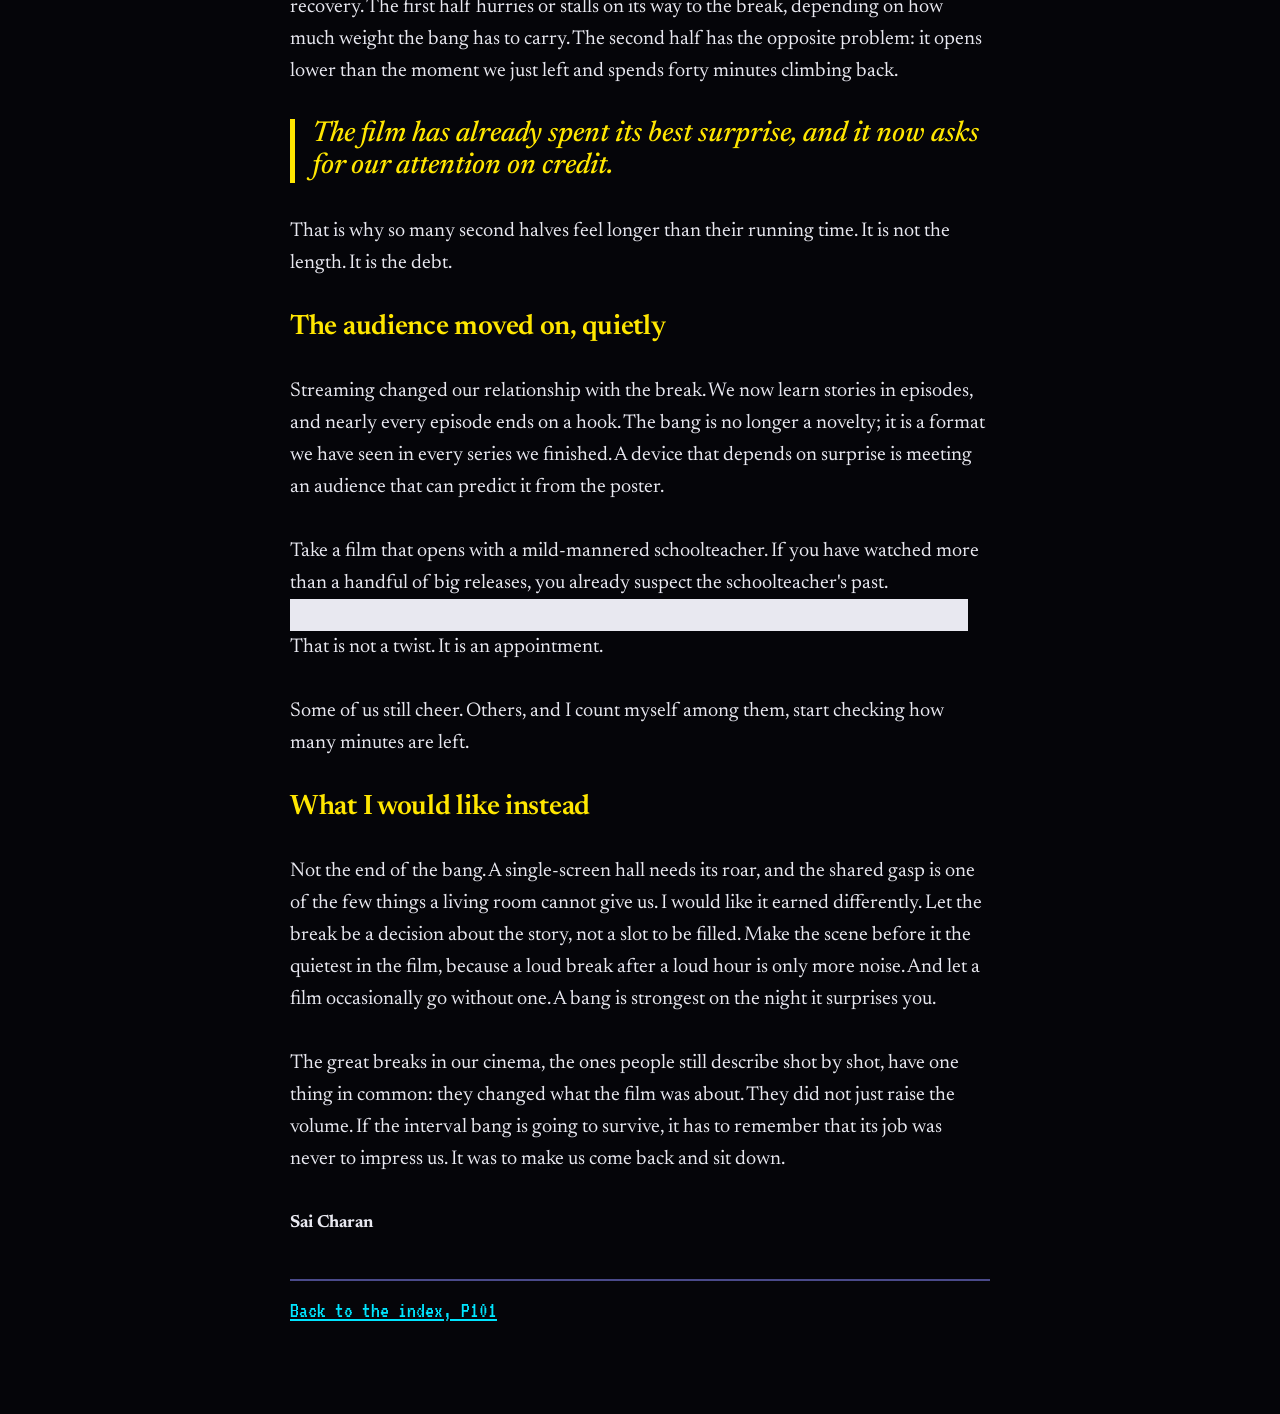
<file: article.html>
<!doctype html>
<html lang="en" data-era="80">
<head>
<meta charset="utf-8">
<meta name="viewport" content="width=device-width, initial-scale=1">
<title>The interval bang is running out of road | Interval</title>
<meta name="description" content="For years, a Telugu film has been built around the minutes before the lights come up. The trick still works. That is the problem.">
<script>try{document.documentElement.setAttribute('data-era',localStorage.getItem('interval-era')||'80')}catch(e){}</script>
<link rel="preconnect" href="https://fonts.googleapis.com">
<link rel="preconnect" href="https://fonts.gstatic.com" crossorigin>
<link href="https://fonts.googleapis.com/css2?family=Newsreader:ital,opsz,wght@0,6..72,400;0,6..72,500;0,6..72,600;0,6..72,700;1,6..72,400;1,6..72,500&amp;family=VT323&amp;family=Courier+Prime:wght@400;700&amp;family=Noto+Serif+Telugu:wght@400;700&amp;family=Noto+Sans+Telugu:wght@400;700&amp;display=swap" rel="stylesheet">
<style>
/* ==========================================================
   INTERVAL: shared styles
   Three channels (eras). Reading column stays calm; the
   personality lives in the chrome: status bar, masthead,
   index bars, fastext keys, timecode.
   ========================================================== */

:root {
  --u: 32px;                 /* one line of body text; the greenbar band unit */
  --measure: 64ch;
  --body: 'Newsreader', 'Noto Serif Telugu', Georgia, 'Times New Roman', serif;
}

/* ---------- Channel 80: teletext ---------- */
html[data-era="80"] {
  --chrome: 'VT323', 'Noto Sans Telugu', ui-monospace, 'Courier New', monospace;
  --chrome-size: 22px;
  --desk: #050509;
  --paper: #050509;
  --ink: #E8E8F0;
  --dim: #9CA2C4;
  --head: #FFE600;
  --link: #00E5FF;
  --bar-bg: #1A1AE0;
  --bar-ink: #FFFFFF;
  --rule: #4A4A8A;
  --hover: #12123F;
  --hover-ink: #FFFFFF;
  --focus: #00E5FF;
  --note-bg: #0E0E3A;
  --note-ink: #FFFFFF;
  --sb-bg: #050509;
  --tape-bg: #050509;
  --fx-bg: #000000;
  --k-red: #FF4A4A;
  --k-green: #33E873;
  --k-yellow: #FFE600;
  --k-cyan: #00E5FF;
  --k-ink: #000000;
  --lc1: #FF4A4A; --lc2: #33E873; --lc3: #FFE600; --lc4: #5C86FF;
  --lc5: #FF5CFF; --lc6: #00E5FF; --lc7: #FFFFFF; --lc8: #FFE600;
  --mast-font: 'VT323', monospace;
  --mast-size: clamp(4.6rem, 19vw, 9.5rem);
  --mast-weight: 400;
  --pg: #FFFFFF;
  --st-site: #FFE600;
  --st-clock: #00E5FF;
}

/* ---------- Channel 70: line-printer paper ---------- */
html[data-era="70"] {
  --chrome: 'Courier Prime', 'Noto Sans Telugu', 'Courier New', monospace;
  --chrome-size: 15px;
  --desk: #F2F5EA;
  --paper: #F7F9F2;
  --band: #DCEAD2;
  --ink: #141A33;
  --dim: #4B516B;
  --head: #141A33;
  --link: #1536A0;
  --bar-bg: #141A33;
  --bar-ink: #F7F9F2;
  --rule: #7C839A;
  --hover: #DCEAD2;
  --hover-ink: #141A33;
  --focus: #1536A0;
  --note-bg: #FFFFFF;
  --note-ink: #141A33;
  --sb-bg: #F2F5EA;
  --tape-bg: #F2F5EA;
  --fx-bg: #F2F5EA;
  --k-red: #EE7064;
  --k-green: #86CB93;
  --k-yellow: #F2D057;
  --k-cyan: #86CBE2;
  --k-ink: #141A33;
  --lc1: #141A33; --lc2: #141A33; --lc3: #141A33; --lc4: #141A33;
  --lc5: #141A33; --lc6: #141A33; --lc7: #141A33; --lc8: #141A33;
  --mast-font: 'Courier Prime', monospace;
  --mast-size: clamp(2.8rem, 11.5vw, 6.4rem);
  --mast-weight: 700;
  --pg: #141A33;
  --st-site: #141A33;
  --st-clock: #4B516B;
}

/* ---------- Channel 90: desktop window ---------- */
html[data-era="90"] {
  --chrome: Tahoma, 'MS Sans Serif', Verdana, 'Noto Sans Telugu', sans-serif;
  --chrome-size: 14px;
  --desk: #008080;
  --paper: #FFFFFF;
  --ink: #000000;
  --dim: #404040;
  --head: #000080;
  --link: #0000EE;
  --bar-bg: #000080;
  --bar-ink: #FFFFFF;
  --rule: #808080;
  --hover: #000080;
  --hover-ink: #FFFFFF;
  --focus: #000000;
  --note-bg: #FFFFE1;
  --note-ink: #000000;
  --sb-bg: #C0C0C0;
  --tape-bg: #C0C0C0;
  --fx-bg: #C0C0C0;
  --k-red: #FF5555;
  --k-green: #55DD55;
  --k-yellow: #FFFF55;
  --k-cyan: #55FFFF;
  --k-ink: #000000;
  --lc1: #000080; --lc2: #000080; --lc3: #000080; --lc4: #000080;
  --lc5: #000080; --lc6: #000080; --lc7: #000080; --lc8: #000080;
  --mast-font: 'Newsreader', 'Times New Roman', serif;
  --mast-size: clamp(3rem, 12vw, 6rem);
  --mast-weight: 700;
  --pg: #000000;
  --st-site: #000080;
  --st-clock: #404040;
}

/* ---------- Base ---------- */
*, *::before, *::after { box-sizing: border-box; }

html { -webkit-text-size-adjust: 100%; }

body {
  margin: 0;
  padding-bottom: 76px;               /* room for the fastext bar */
  background: var(--desk);
  color: var(--ink);
  font-family: var(--body);
  font-size: 20px;
  line-height: var(--u);
  font-optical-sizing: auto;
}

a { color: var(--link); }

:focus-visible {
  outline: 3px solid var(--focus);
  outline-offset: 2px;
}

.skip {
  position: absolute;
  left: 8px;
  top: -60px;
  z-index: 100;
  padding: 8px 12px;
  background: var(--bar-bg);
  color: var(--bar-ink);
  font: var(--chrome-size)/1.2 var(--chrome);
}
.skip:focus { top: 8px; }

/* ---------- Screen / page frame ---------- */
.screen {
  max-width: 920px;
  margin: 0 auto;
}

.page {
  padding: 0 24px;
  background: transparent;
}

.titlebar { display: none; }

/* 70: tractor-feed edges */
html[data-era="70"] body::before,
html[data-era="70"] body::after {
  content: "";
  position: fixed;
  top: 0;
  bottom: 0;
  width: 26px;
  background-color: #E4E9D8;
  background-image: radial-gradient(circle at 50% 50%, #8E947F 0 5px, transparent 6px);
  background-size: 26px 32px;
  background-position: 0 10px;
  z-index: 1;
}
html[data-era="70"] body::before { left: 0; border-right: 2px dotted #A6AC96; }
html[data-era="70"] body::after  { right: 0; border-left: 2px dotted #A6AC96; }
html[data-era="70"] .screen { padding: 0 34px; }

/* 90: window frame */
html[data-era="90"] .screen {
  margin: 28px auto;
  padding: 3px;
  background: #C0C0C0;
  border: 2px solid;
  border-color: #FFFFFF #404040 #404040 #FFFFFF;
  box-shadow: 1px 1px 0 #000;
}
html[data-era="90"] .titlebar {
  display: flex;
  align-items: center;
  justify-content: space-between;
  margin-bottom: 3px;
  padding: 3px 4px 3px 8px;
  background: linear-gradient(90deg, #000080, #1084D0);
  color: #FFFFFF;
  font: 700 14px/1.2 var(--chrome);
}
html[data-era="90"] .tb-btns { display: flex; gap: 2px; }
html[data-era="90"] .tb-btns i {
  display: grid;
  place-items: center;
  width: 18px;
  height: 16px;
  background: #C0C0C0;
  border: 2px solid;
  border-color: #FFFFFF #404040 #404040 #FFFFFF;
  color: #000;
  font: 700 11px/1 var(--chrome);
  font-style: normal;
}
html[data-era="90"] .page {
  background: var(--paper);
  border: 2px solid;
  border-color: #808080 #FFFFFF #FFFFFF #808080;
}

/* ---------- Status bar (teletext row 0) ---------- */
.statusbar {
  display: flex;
  flex-wrap: wrap;
  align-items: center;
  justify-content: space-between;
  gap: 4px 18px;
  margin: 0 -24px;
  padding: 8px 24px;
  background: var(--sb-bg);
  border-bottom: 2px solid var(--rule);
  font: var(--chrome-size)/1.2 var(--chrome);
}
.statusbar .pg { color: var(--pg); font-weight: 700; }
.statusbar .site { color: var(--st-site); letter-spacing: .08em; margin-right: auto; }
.statusbar .clock { color: var(--st-clock); font-variant-numeric: tabular-nums; }

html[data-era="90"] .statusbar {
  border-bottom: 2px solid;
  border-color: #808080;
}

.channels { display: inline-flex; align-items: center; gap: 4px; }
.channels .ch-label { color: var(--dim); margin-right: 2px; }
.channels button {
  min-width: 2.6em;
  padding: 1px 8px;
  background: transparent;
  color: var(--ink);
  border: 2px solid var(--rule);
  font: inherit;
  cursor: pointer;
}
.channels button:hover { background: var(--hover); color: var(--hover-ink); }
.channels button[aria-pressed="true"] {
  background: var(--bar-bg);
  color: var(--bar-ink);
  border-color: var(--bar-bg);
}
html[data-era="90"] .channels button {
  background: #C0C0C0;
  border-color: #FFFFFF #404040 #404040 #FFFFFF;
  color: #000;
}
html[data-era="90"] .channels button[aria-pressed="true"] {
  background: #C0C0C0;
  color: #000;
  border-color: #404040 #FFFFFF #FFFFFF #404040;
  font-weight: 700;
}

/* ---------- Bars (section headers) ---------- */
.bar {
  display: flex;
  align-items: baseline;
  justify-content: space-between;
  gap: 12px;
  padding: 2px 10px;
  background: var(--bar-bg);
  color: var(--bar-ink);
  font: var(--chrome-size)/1.5 var(--chrome);
}
.bar h2 { margin: 0; font: inherit; }

/* ---------- Home ---------- */
.home { padding-bottom: 24px; }

.masthead {
  position: relative;
  padding: 30px 0 6px;
}
.masthead h1 {
  margin: 0;
  font-family: var(--mast-font);
  font-size: var(--mast-size);
  font-weight: var(--mast-weight);
  line-height: .86;
  letter-spacing: .03em;
}
.masthead h1 span:nth-child(1) { color: var(--lc1); }
.masthead h1 span:nth-child(2) { color: var(--lc2); }
.masthead h1 span:nth-child(3) { color: var(--lc3); }
.masthead h1 span:nth-child(4) { color: var(--lc4); }
.masthead h1 span:nth-child(5) { color: var(--lc5); }
.masthead h1 span:nth-child(6) { color: var(--lc6); }
.masthead h1 span:nth-child(7) { color: var(--lc7); }
.masthead h1 span:nth-child(8) { color: var(--lc8); }

html[data-era="80"] .masthead h1 { text-shadow: 0 0 14px currentColor; }
html[data-era="80"] .masthead::after {
  content: "";
  position: absolute;
  inset: 0;
  pointer-events: none;
  background: repeating-linear-gradient(to bottom, transparent 0 2px, rgba(0, 0, 0, .38) 2px 3px);
}
html[data-era="90"] .masthead h1 { letter-spacing: -.01em; }

.tag {
  margin: 14px 0 0;
  font: var(--chrome-size)/1.3 var(--chrome);
  color: var(--ink);
}
html[data-era="90"] .tag { border-top: 2px solid; border-image: linear-gradient(90deg, #f00, #fa0, #ff0, #0c0, #0cf, #00f, #c0c) 1; padding-top: 10px; }

.jump {
  display: flex;
  flex-wrap: wrap;
  align-items: center;
  gap: 8px 10px;
  margin: 24px 0 0;
  font: var(--chrome-size)/1.2 var(--chrome);
}
.jump input {
  width: 5ch;
  padding: 3px 6px;
  background: transparent;
  color: var(--ink);
  border: 2px solid var(--rule);
  border-radius: 0;
  font: inherit;
  text-align: center;
}
html[data-era="90"] .jump input {
  background: #FFFFFF;
  border-color: #808080 #FFFFFF #FFFFFF #808080;
}
.jump button {
  padding: 3px 14px;
  background: var(--bar-bg);
  color: var(--bar-ink);
  border: 2px solid var(--bar-bg);
  border-radius: 0;
  font: inherit;
  cursor: pointer;
}
html[data-era="90"] .jump button {
  background: #C0C0C0;
  color: #000;
  border-color: #FFFFFF #404040 #404040 #FFFFFF;
}

.status {
  min-height: 1.6em;
  margin: 8px 0 0;
  font: var(--chrome-size)/1.4 var(--chrome);
  color: var(--head);
}

/* Lead story */
.lead { margin: 22px 0 8px; }
.lead h2 {
  margin: 18px 0 12px;
  max-width: 18ch;
  font: 600 clamp(2.1rem, 5.4vw, 3.4rem)/1.04 var(--body);
  letter-spacing: -.015em;
  color: var(--head);
}
.lead h2 a { color: inherit; text-decoration: none; }
.lead h2 a:hover { text-decoration: underline; text-decoration-thickness: 3px; text-underline-offset: 5px; }
.stand {
  max-width: 52ch;
  margin: 0 0 12px;
  font-size: 1.3rem;
  line-height: 1.5;
}
.meta {
  margin: 0;
  font: var(--chrome-size)/1.3 var(--chrome);
  color: var(--dim);
}

/* Index blocks */
.block { margin: 44px 0 0; }
.block.films  { --sec: var(--k-red); }
.block.journal { --sec: var(--k-green); }
.block.quick  { --sec: var(--k-yellow); }
.block.about  { --sec: var(--k-cyan); }
.block .bar { background: var(--sec); color: var(--k-ink); }

.entries { list-style: none; margin: 6px 0 0; padding: 0; }

.entry {
  display: flex;
  align-items: baseline;
  gap: 10px;
  width: 100%;
  margin: 0;
  padding: 7px 10px;
  background: transparent;
  color: var(--ink);
  border: 0;
  border-radius: 0;
  font: 500 1.2rem/1.3 var(--body);
  text-align: left;
  text-decoration: none;
  cursor: pointer;
}
.entry:hover { background: var(--hover); color: var(--hover-ink); }
.entry .dots {
  flex: 1 1 24px;
  min-width: 24px;
  border-bottom: 2px dotted var(--rule);
  transform: translateY(-4px);
}
.entry .n {
  color: var(--link);
  font: var(--chrome-size)/1 var(--chrome);
  font-variant-numeric: tabular-nums;
}
.entry:hover .n { color: inherit; }

.about-text { max-width: var(--measure); margin: 16px 10px 0; }
.about-text p { margin: 0 0 var(--u); }

.foot {
  margin: 44px 0 0;
  padding-top: 12px;
  border-top: 2px solid var(--rule);
  font: var(--chrome-size)/1.4 var(--chrome);
  color: var(--dim);
}

/* ---------- Fastext keys ---------- */
.fastext {
  position: fixed;
  left: 0;
  right: 0;
  bottom: 0;
  z-index: 20;
  display: flex;
  background: var(--fx-bg);
}
.fastext .k {
  flex: 1 1 0;
  padding: 12px 6px 14px;
  background: var(--kc);
  color: var(--k-ink);
  font: var(--chrome-size)/1.2 var(--chrome);
  text-align: center;
  text-decoration: none;
}
.fastext .k:hover { filter: brightness(1.12); text-decoration: underline; }
.fastext .k:focus-visible { outline-offset: -5px; outline-color: #000; }
.k-red { --kc: var(--k-red); }
.k-green { --kc: var(--k-green); }
.k-yellow { --kc: var(--k-yellow); }
.k-cyan { --kc: var(--k-cyan); }

html[data-era="70"] .fastext { border-top: 2px dotted var(--rule); }
html[data-era="90"] .fastext {
  gap: 4px;
  padding: 4px;
  border-top: 2px solid #FFFFFF;
  box-shadow: 0 -1px 0 #808080;
}
html[data-era="90"] .fastext .k {
  padding: 8px 6px;
  border: 2px solid;
  border-color: #FFFFFF #404040 #404040 #FFFFFF;
  text-align: left;
}

/* ---------- Article ---------- */
.article { max-width: 700px; margin: 0 auto; padding-bottom: 12px; }

.back {
  display: inline-block;
  margin: 22px 0 14px;
  font: var(--chrome-size)/1.2 var(--chrome);
}

.article .title {
  margin: 22px 0 18px;
  font: 600 clamp(2.4rem, 6.4vw, 4.2rem)/1.03 var(--body);
  letter-spacing: -.02em;
  color: var(--head);
  text-wrap: balance;
}
.article .stand { max-width: 46ch; font-size: 1.35rem; line-height: 1.45; font-style: italic; margin-bottom: 18px; }
.article .byline {
  margin: 0 0 8px;
  padding-bottom: 14px;
  border-bottom: 2px solid var(--rule);
  font: var(--chrome-size)/1.3 var(--chrome);
  color: var(--dim);
}

/* Timecode strip (sticky) */
.tape {
  position: sticky;
  top: 0;
  z-index: 10;
  display: flex;
  justify-content: space-between;
  gap: 12px;
  margin: 0 -24px 28px;
  padding: 6px 24px 8px;
  background: var(--tape-bg);
  border-bottom: 2px solid var(--rule);
  font: var(--chrome-size)/1.2 var(--chrome);
  font-variant-numeric: tabular-nums;
}
.tape .mode { color: var(--head); font-weight: 700; }
html[data-era="80"] .tape .time { color: var(--k-green); }
.tape i {
  position: absolute;
  left: 0;
  bottom: -2px;
  height: 4px;
  width: var(--p, 0%);
  background: var(--bar-bg);
}
html[data-era="80"] .tape i { background: var(--k-yellow); }

/* Prose: every vertical measure is a multiple of --u so greenbar bands line up */
.prose { font-size: 20px; line-height: var(--u); }
.prose p { margin: 0 0 var(--u); }
.prose h2 {
  margin: var(--u) 0;
  font: 600 1.75rem/var(--u) var(--body);
  letter-spacing: -.01em;
  color: var(--head);
}
.prose .dropcap::first-letter {
  initial-letter: 3;
  margin-right: .45rem;
  font-weight: 700;
  color: var(--head);
}
@supports not (initial-letter: 3) {
  .prose .dropcap::first-letter {
    float: left;
    margin: 0 .4rem 0 0;
    font-size: 4.1rem;
    line-height: .8;
    padding-top: 4px;
  }
}

.prose .pull {
  margin: var(--u) 0;
  padding: 0 0 0 22px;
  box-shadow: inset 5px 0 0 var(--head);
  font: italic 500 1.8rem/var(--u) var(--body);
  color: var(--head);
}

.prose .note {
  margin: var(--u) 0;
  padding: var(--u) 22px;
  background: var(--note-bg);
  color: var(--note-ink);
  box-shadow: inset 0 0 0 2px var(--rule);
  font-size: 1.05rem;
  line-height: var(--u);
}
.prose .note strong { font: 700 var(--chrome-size)/var(--u) var(--chrome); }
.prose .note p { margin: 0; }

.prose a { color: var(--link); }

.spoiler {
  padding: 0 2px;
  background: var(--ink);
  color: transparent;
  border: 0;
  border-radius: 0;
  font: inherit;
  cursor: pointer;
  text-align: inherit;
}
.spoiler[aria-pressed="true"] { background: transparent; color: inherit; cursor: default; }
.spoiler:hover:not([aria-pressed="true"]) { background: var(--dim); }

.sign { margin: 0; font: 700 1.1rem/var(--u) var(--body); }

/* 70: greenbar behind the prose */
html[data-era="70"] .prose {
  margin: 0 -18px;
  padding: 0 18px;
  background-image: repeating-linear-gradient(
    to bottom,
    transparent 0,
    transparent var(--u),
    var(--band) var(--u),
    var(--band) calc(var(--u) * 2)
  );
}

.pager { margin: 40px 0 0; padding-top: 14px; border-top: 2px solid var(--rule); font: var(--chrome-size)/1.4 var(--chrome); }

/* ---------- Channel change ---------- */
@keyframes tune {
  0%   { transform: none; filter: none; }
  20%  { transform: translateX(-7px) skewX(2deg); filter: contrast(1.7) brightness(1.5); }
  45%  { transform: translateX(9px) skewX(-3deg); filter: hue-rotate(40deg) contrast(1.3); }
  70%  { transform: translateX(-3px); filter: brightness(1.2); }
  100% { transform: none; filter: none; }
}
html.tuning .screen { animation: tune .3s steps(5); }

/* ---------- Small screens ---------- */
@media (max-width: 640px) {
  body { font-size: 19px; }
  .page { padding: 0 18px; }
  .statusbar, .tape { margin: 0 -18px; padding-left: 18px; padding-right: 18px; }
  .tape { margin-bottom: 24px; }
  html[data-era="70"] body::before,
  html[data-era="70"] body::after { display: none; }
  html[data-era="70"] .screen { padding: 0; }
  html[data-era="70"] .prose { margin: 0 -10px; padding: 0 10px; }
  html[data-era="90"] .screen { margin: 0; }
  .fastext .k { padding: 12px 2px 14px; font-size: calc(var(--chrome-size) * .92); }
}

@media (prefers-reduced-motion: no-preference) {
  html { scroll-behavior: smooth; }
}
@media (prefers-reduced-motion: reduce) {
  html.tuning .screen { animation: none; }
}
</style>
</head>
<body>
<a class="skip" href="#main">Skip to content</a>

<div class="screen">
  <div class="titlebar" aria-hidden="true"><span>Interval - P204 - The interval bang is running out of road</span><span class="tb-btns"><i>_</i><i>+</i><i>x</i></span></div>
  <div class="page">

    <header class="statusbar">
      <span class="pg">P204</span>
      <span class="site">INTERVAL</span>
      <span class="channels" role="group" aria-label="Channel">
        <span class="ch-label" aria-hidden="true">CH</span>
        <button type="button" data-era-set="70" aria-pressed="false" title="Channel 70: line-printer paper">70</button>
        <button type="button" data-era-set="80" aria-pressed="true" title="Channel 80: teletext">80</button>
        <button type="button" data-era-set="90" aria-pressed="false" title="Channel 90: desktop window">90</button>
      </span>
      <span class="clock" id="clock" aria-hidden="true">Tue 20 Oct 16:58/00</span>
    </header>

    <div class="tape" id="tape" aria-hidden="true">
      <span><span class="mode">PLAY</span></span>
      <span class="time">00:00:00 / 00:00:00</span>
      <i></i>
    </div>

    <main id="main" class="article">

      <!-- SAMPLE COPY: placeholder op-ed. Replace with your own writing. -->

      <a class="back" href="index.html">Back to the index, P101</a>

      <div class="bar"><span>P204</span><span>Films, opinion</span></div>

      <h1 class="title">The interval bang is running out of road</h1>
      <p class="stand">For years, a Telugu film has been built around the minutes before the lights come up. The trick still works. That is the problem.</p>
      <p class="byline">By Sai Charan, 20 Oct 2026, <span class="read-time">3 min read</span></p>

      <div class="prose" id="prose">

        <p class="dropcap">Watch a big Telugu release with a full house and you can feel the exact minute the film stops being a story and starts being a countdown. Somewhere past the hour, the music thins out, a character says a line that is slightly too clear, and four hundred people sit up together. They know what is coming. The film knows they know. Nobody minds.</p>

        <p>That moment is the <span lang="te">ఇంటర్వెల్ బ్యాంగ్</span>, the interval bang: a fight, a reveal or a reversal timed to land just before the lights come up, so the audience files out for snacks arguing about what they just saw. As showmanship it is superb. As structure, it has quietly become a trap.</p>

        <h2>A good trick, repeated</h2>

        <p>Writers learned early that whatever happens before the break gets discussed in the foyer, and that a strong break can carry a weak first half. So they started building backwards: pick the bang, then write the hour that leads to it.</p>

        <p>Designing from the ending is not a sin. Plenty of fine films are built that way. The trouble starts when every film aims at the same destination. The bang now has a grammar: the hidden identity that surfaces, the villain's offhand threat, the hero stepping into a frame lit like a shrine. We can name the parts before the scene begins, which means we are no longer watching a surprise. We are watching a delivery.</p>

        <aside class="note">
          <p><strong>Did you know?</strong></p>
          <p>The usual explanation for the interval is practical: reels to change, a hall to air out, a canteen that needs its minutes. At home there is no such thing. The interval is wherever you press pause.</p>
        </aside>

        <h2>What one peak does to two hours</h2>

        <p>When a film is arranged around a single high point, everything else becomes run-up or recovery. The first half hurries or stalls on its way to the break, depending on how much weight the bang has to carry. The second half has the opposite problem: it opens lower than the moment we just left and spends forty minutes climbing back.</p>

        <blockquote class="pull">The film has already spent its best surprise, and it now asks for our attention on credit.</blockquote>

        <p>That is why so many second halves feel longer than their running time. It is not the length. It is the debt.</p>

        <h2>The audience moved on, quietly</h2>

        <p>Streaming changed our relationship with the break. We now learn stories in episodes, and nearly every episode ends on a hook. The bang is no longer a novelty; it is a format we have seen in every series we finished. A device that depends on surprise is meeting an audience that can predict it from the poster.</p>

        <p>Take a film that opens with a mild-mannered schoolteacher. If you have watched more than a handful of big releases, you already suspect the schoolteacher's past. <button type="button" class="spoiler" aria-pressed="false" aria-label="Spoiler. Activate to reveal.">He is the man the villain's gang spent the opening twenty minutes whispering about.</button> That is not a twist. It is an appointment.</p>

        <p>Some of us still cheer. Others, and I count myself among them, start checking how many minutes are left.</p>

        <h2>What I would like instead</h2>

        <p>Not the end of the bang. A single-screen hall needs its roar, and the shared gasp is one of the few things a living room cannot give us. I would like it earned differently. Let the break be a decision about the story, not a slot to be filled. Make the scene before it the quietest in the film, because a loud break after a loud hour is only more noise. And let a film occasionally go without one. A bang is strongest on the night it surprises you.</p>

        <p>The great breaks in our cinema, the ones people still describe shot by shot, have one thing in common: they changed what the film was about. They did not just raise the volume. If the interval bang is going to survive, it has to remember that its job was never to impress us. It was to make us come back and sit down.</p>

        <p class="sign">Sai Charan</p>

      </div>

      <div class="pager">
        <a href="index.html">Back to the index, P101</a>
      </div>

    </main>
  </div>
</div>

<nav class="fastext" aria-label="Sections">
  <a class="k k-red" href="index.html#films">Films</a>
  <a class="k k-green" href="index.html#journal">Journal</a>
  <a class="k k-yellow" href="index.html#quick">Quick takes</a>
  <a class="k k-cyan" href="index.html#about">About</a>
</nav>

<script>
/* INTERVAL: shared behaviour. No dependencies. */
(function () {
  'use strict';

  var root = document.documentElement;
  var KEY = 'interval-era';
  var ERAS = ['70', '80', '90'];

  /* ---------- Channels (eras) ---------- */
  var eraButtons = document.querySelectorAll('[data-era-set]');

  function syncButtons() {
    var current = root.getAttribute('data-era');
    for (var i = 0; i < eraButtons.length; i++) {
      eraButtons[i].setAttribute('aria-pressed', String(eraButtons[i].getAttribute('data-era-set') === current));
    }
  }

  function setEra(era) {
    if (ERAS.indexOf(era) === -1 || era === root.getAttribute('data-era')) return;
    root.classList.add('tuning');
    root.setAttribute('data-era', era);
    try { localStorage.setItem(KEY, era); } catch (e) { /* storage can be unavailable */ }
    syncButtons();
    window.setTimeout(function () { root.classList.remove('tuning'); }, 320);
  }

  for (var i = 0; i < eraButtons.length; i++) {
    eraButtons[i].addEventListener('click', function (ev) {
      setEra(ev.currentTarget.getAttribute('data-era-set'));
    });
  }
  syncButtons();

  /* ---------- Clock (teletext style: Tue 20 Oct 16:58/42) ---------- */
  var clock = document.getElementById('clock');
  if (clock) {
    var D = ['Sun', 'Mon', 'Tue', 'Wed', 'Thu', 'Fri', 'Sat'];
    var M = ['Jan', 'Feb', 'Mar', 'Apr', 'May', 'Jun', 'Jul', 'Aug', 'Sep', 'Oct', 'Nov', 'Dec'];
    var pad = function (n) { return (n < 10 ? '0' : '') + n; };
    var tick = function () {
      var d = new Date();
      clock.textContent = D[d.getDay()] + ' ' + d.getDate() + ' ' + M[d.getMonth()] + ' ' +
        pad(d.getHours()) + ':' + pad(d.getMinutes()) + '/' + pad(d.getSeconds());
    };
    tick();
    window.setInterval(tick, 1000);
  }

  /* ---------- Go to page (home) ---------- */
  var form = document.getElementById('jump');
  var input = document.getElementById('page-input');
  var status = document.getElementById('status');
  var entries = document.querySelectorAll('[data-page]');
  var titles = {};
  var live = { '204': 'article.html' };

  for (var j = 0; j < entries.length; j++) {
    var t = entries[j].querySelector('.t');
    titles[entries[j].getAttribute('data-page')] = t ? t.textContent : '';
  }

  function say(msg) { if (status) status.textContent = msg; }

  function goPage(raw) {
    var p = String(raw || '').replace(/^p/i, '').trim();
    if (!/^\d{3}$/.test(p)) {
      say('Enter a three-digit page number, such as 204.');
      return;
    }
    if (p === '101') {
      window.scrollTo(0, 0);
      say('You are on page 101, the index.');
      return;
    }
    if (live[p]) {
      window.location.href = live[p];
      return;
    }
    if (titles[p]) {
      say('Page ' + p + ', "' + titles[p] + '", is not published yet. Page 204 is.');
      return;
    }
    say('There is no page ' + p + '. Pages run from 200 to 499.');
  }

  if (form && input) {
    form.addEventListener('submit', function (ev) {
      ev.preventDefault();
      goPage(input.value);
    });
  }
  var soon = document.querySelectorAll('.entry.soon');
  for (var k = 0; k < soon.length; k++) {
    soon[k].addEventListener('click', function (ev) {
      goPage(ev.currentTarget.getAttribute('data-page'));
    });
  }

  /* ---------- Spoilers ---------- */
  document.addEventListener('click', function (ev) {
    var s = ev.target.closest ? ev.target.closest('.spoiler') : null;
    if (!s || s.getAttribute('aria-pressed') === 'true') return;
    s.setAttribute('aria-pressed', 'true');
    s.removeAttribute('aria-label');
  });

  /* ---------- Reading timecode (article) ---------- */
  var prose = document.getElementById('prose');
  var tape = document.getElementById('tape');
  if (prose && tape) {
    var words = prose.textContent.trim().split(/\s+/).length;
    var total = Math.max(60, Math.round(words / 220 * 60));
    var hms = function (s) {
      s = Math.max(0, Math.round(s));
      return pad(Math.floor(s / 3600)) + ':' + pad(Math.floor(s % 3600 / 60)) + ':' + pad(s % 60);
    };
    var timeEl = tape.querySelector('.time');
    var bar = tape.querySelector('i');
    var mins = document.querySelectorAll('.read-time');
    for (var m = 0; m < mins.length; m++) mins[m].textContent = Math.max(1, Math.round(total / 60)) + ' min read';

    var queued = false;
    var update = function () {
      queued = false;
      var rect = prose.getBoundingClientRect();
      var top = rect.top + window.scrollY;
      var vh = window.innerHeight;
      var p = (window.scrollY + vh * 0.35 - top) / rect.height;
      if (window.innerHeight + window.scrollY >= document.documentElement.scrollHeight - 2) p = 1;
      p = Math.min(1, Math.max(0, p));
      timeEl.textContent = hms(total * p) + ' / ' + hms(total);
      bar.style.setProperty('--p', (p * 100).toFixed(1) + '%');
    };
    var onScroll = function () {
      if (!queued) { queued = true; window.requestAnimationFrame(update); }
    };
    window.addEventListener('scroll', onScroll, { passive: true });
    window.addEventListener('resize', onScroll);
    update();
  }
})();
</script>
</body>
</html>
</file>
<file: style.css>
/* ==========================================================
   INTERVAL: shared styles
   Three channels (eras). Reading column stays calm; the
   personality lives in the chrome: status bar, masthead,
   index bars, fastext keys, timecode.
   ========================================================== */

:root {
  --u: 32px;                 /* one line of body text; the greenbar band unit */
  --measure: 64ch;
  --body: 'Newsreader', 'Noto Serif Telugu', Georgia, 'Times New Roman', serif;
}

/* ---------- Channel 80: teletext ---------- */
html[data-era="80"] {
  --chrome: 'VT323', 'Noto Sans Telugu', ui-monospace, 'Courier New', monospace;
  --chrome-size: 22px;
  --desk: #050509;
  --paper: #050509;
  --ink: #E8E8F0;
  --dim: #9CA2C4;
  --head: #FFE600;
  --link: #00E5FF;
  --bar-bg: #1A1AE0;
  --bar-ink: #FFFFFF;
  --rule: #4A4A8A;
  --hover: #12123F;
  --hover-ink: #FFFFFF;
  --focus: #00E5FF;
  --note-bg: #0E0E3A;
  --note-ink: #FFFFFF;
  --sb-bg: #050509;
  --tape-bg: #050509;
  --fx-bg: #000000;
  --k-red: #FF4A4A;
  --k-green: #33E873;
  --k-yellow: #FFE600;
  --k-cyan: #00E5FF;
  --k-ink: #000000;
  --lc1: #FF4A4A; --lc2: #33E873; --lc3: #FFE600; --lc4: #5C86FF;
  --lc5: #FF5CFF; --lc6: #00E5FF; --lc7: #FFFFFF; --lc8: #FFE600;
  --mast-font: 'VT323', monospace;
  --mast-size: clamp(4.6rem, 19vw, 9.5rem);
  --mast-weight: 400;
  --pg: #FFFFFF;
  --st-site: #FFE600;
  --st-clock: #00E5FF;
}

/* ---------- Channel 70: line-printer paper ---------- */
html[data-era="70"] {
  --chrome: 'Courier Prime', 'Noto Sans Telugu', 'Courier New', monospace;
  --chrome-size: 15px;
  --desk: #F2F5EA;
  --paper: #F7F9F2;
  --band: #DCEAD2;
  --ink: #141A33;
  --dim: #4B516B;
  --head: #141A33;
  --link: #1536A0;
  --bar-bg: #141A33;
  --bar-ink: #F7F9F2;
  --rule: #7C839A;
  --hover: #DCEAD2;
  --hover-ink: #141A33;
  --focus: #1536A0;
  --note-bg: #FFFFFF;
  --note-ink: #141A33;
  --sb-bg: #F2F5EA;
  --tape-bg: #F2F5EA;
  --fx-bg: #F2F5EA;
  --k-red: #EE7064;
  --k-green: #86CB93;
  --k-yellow: #F2D057;
  --k-cyan: #86CBE2;
  --k-ink: #141A33;
  --lc1: #141A33; --lc2: #141A33; --lc3: #141A33; --lc4: #141A33;
  --lc5: #141A33; --lc6: #141A33; --lc7: #141A33; --lc8: #141A33;
  --mast-font: 'Courier Prime', monospace;
  --mast-size: clamp(2.8rem, 11.5vw, 6.4rem);
  --mast-weight: 700;
  --pg: #141A33;
  --st-site: #141A33;
  --st-clock: #4B516B;
}

/* ---------- Channel 90: desktop window ---------- */
html[data-era="90"] {
  --chrome: Tahoma, 'MS Sans Serif', Verdana, 'Noto Sans Telugu', sans-serif;
  --chrome-size: 14px;
  --desk: #008080;
  --paper: #FFFFFF;
  --ink: #000000;
  --dim: #404040;
  --head: #000080;
  --link: #0000EE;
  --bar-bg: #000080;
  --bar-ink: #FFFFFF;
  --rule: #808080;
  --hover: #000080;
  --hover-ink: #FFFFFF;
  --focus: #000000;
  --note-bg: #FFFFE1;
  --note-ink: #000000;
  --sb-bg: #C0C0C0;
  --tape-bg: #C0C0C0;
  --fx-bg: #C0C0C0;
  --k-red: #FF5555;
  --k-green: #55DD55;
  --k-yellow: #FFFF55;
  --k-cyan: #55FFFF;
  --k-ink: #000000;
  --lc1: #000080; --lc2: #000080; --lc3: #000080; --lc4: #000080;
  --lc5: #000080; --lc6: #000080; --lc7: #000080; --lc8: #000080;
  --mast-font: 'Newsreader', 'Times New Roman', serif;
  --mast-size: clamp(3rem, 12vw, 6rem);
  --mast-weight: 700;
  --pg: #000000;
  --st-site: #000080;
  --st-clock: #404040;
}

/* ---------- Base ---------- */
*, *::before, *::after { box-sizing: border-box; }

html { -webkit-text-size-adjust: 100%; }

body {
  margin: 0;
  padding-bottom: 76px;               /* room for the fastext bar */
  background: var(--desk);
  color: var(--ink);
  font-family: var(--body);
  font-size: 20px;
  line-height: var(--u);
  font-optical-sizing: auto;
}

a { color: var(--link); }

:focus-visible {
  outline: 3px solid var(--focus);
  outline-offset: 2px;
}

.skip {
  position: absolute;
  left: 8px;
  top: -60px;
  z-index: 100;
  padding: 8px 12px;
  background: var(--bar-bg);
  color: var(--bar-ink);
  font: var(--chrome-size)/1.2 var(--chrome);
}
.skip:focus { top: 8px; }

/* ---------- Screen / page frame ---------- */
.screen {
  max-width: 920px;
  margin: 0 auto;
}

.page {
  padding: 0 24px;
  background: transparent;
}

.titlebar { display: none; }

/* 70: tractor-feed edges */
html[data-era="70"] body::before,
html[data-era="70"] body::after {
  content: "";
  position: fixed;
  top: 0;
  bottom: 0;
  width: 26px;
  background-color: #E4E9D8;
  background-image: radial-gradient(circle at 50% 50%, #8E947F 0 5px, transparent 6px);
  background-size: 26px 32px;
  background-position: 0 10px;
  z-index: 1;
}
html[data-era="70"] body::before { left: 0; border-right: 2px dotted #A6AC96; }
html[data-era="70"] body::after  { right: 0; border-left: 2px dotted #A6AC96; }
html[data-era="70"] .screen { padding: 0 34px; }

/* 90: window frame */
html[data-era="90"] .screen {
  margin: 28px auto;
  padding: 3px;
  background: #C0C0C0;
  border: 2px solid;
  border-color: #FFFFFF #404040 #404040 #FFFFFF;
  box-shadow: 1px 1px 0 #000;
}
html[data-era="90"] .titlebar {
  display: flex;
  align-items: center;
  justify-content: space-between;
  margin-bottom: 3px;
  padding: 3px 4px 3px 8px;
  background: linear-gradient(90deg, #000080, #1084D0);
  color: #FFFFFF;
  font: 700 14px/1.2 var(--chrome);
}
html[data-era="90"] .tb-btns { display: flex; gap: 2px; }
html[data-era="90"] .tb-btns i {
  display: grid;
  place-items: center;
  width: 18px;
  height: 16px;
  background: #C0C0C0;
  border: 2px solid;
  border-color: #FFFFFF #404040 #404040 #FFFFFF;
  color: #000;
  font: 700 11px/1 var(--chrome);
  font-style: normal;
}
html[data-era="90"] .page {
  background: var(--paper);
  border: 2px solid;
  border-color: #808080 #FFFFFF #FFFFFF #808080;
}

/* ---------- Status bar (teletext row 0) ---------- */
.statusbar {
  display: flex;
  flex-wrap: wrap;
  align-items: center;
  justify-content: space-between;
  gap: 4px 18px;
  margin: 0 -24px;
  padding: 8px 24px;
  background: var(--sb-bg);
  border-bottom: 2px solid var(--rule);
  font: var(--chrome-size)/1.2 var(--chrome);
}
.statusbar .pg { color: var(--pg); font-weight: 700; }
.statusbar .site { color: var(--st-site); letter-spacing: .08em; margin-right: auto; }
.statusbar .clock { color: var(--st-clock); font-variant-numeric: tabular-nums; }

html[data-era="90"] .statusbar {
  border-bottom: 2px solid;
  border-color: #808080;
}

.channels { display: inline-flex; align-items: center; gap: 4px; }
.channels .ch-label { color: var(--dim); margin-right: 2px; }
.channels button {
  min-width: 2.6em;
  padding: 1px 8px;
  background: transparent;
  color: var(--ink);
  border: 2px solid var(--rule);
  font: inherit;
  cursor: pointer;
}
.channels button:hover { background: var(--hover); color: var(--hover-ink); }
.channels button[aria-pressed="true"] {
  background: var(--bar-bg);
  color: var(--bar-ink);
  border-color: var(--bar-bg);
}
html[data-era="90"] .channels button {
  background: #C0C0C0;
  border-color: #FFFFFF #404040 #404040 #FFFFFF;
  color: #000;
}
html[data-era="90"] .channels button[aria-pressed="true"] {
  background: #C0C0C0;
  color: #000;
  border-color: #404040 #FFFFFF #FFFFFF #404040;
  font-weight: 700;
}

/* ---------- Bars (section headers) ---------- */
.bar {
  display: flex;
  align-items: baseline;
  justify-content: space-between;
  gap: 12px;
  padding: 2px 10px;
  background: var(--bar-bg);
  color: var(--bar-ink);
  font: var(--chrome-size)/1.5 var(--chrome);
}
.bar h2 { margin: 0; font: inherit; }

/* ---------- Home ---------- */
.home { padding-bottom: 24px; }

.masthead {
  position: relative;
  padding: 30px 0 6px;
}
.masthead h1 {
  margin: 0;
  font-family: var(--mast-font);
  font-size: var(--mast-size);
  font-weight: var(--mast-weight);
  line-height: .86;
  letter-spacing: .03em;
}
.masthead h1 span:nth-child(1) { color: var(--lc1); }
.masthead h1 span:nth-child(2) { color: var(--lc2); }
.masthead h1 span:nth-child(3) { color: var(--lc3); }
.masthead h1 span:nth-child(4) { color: var(--lc4); }
.masthead h1 span:nth-child(5) { color: var(--lc5); }
.masthead h1 span:nth-child(6) { color: var(--lc6); }
.masthead h1 span:nth-child(7) { color: var(--lc7); }
.masthead h1 span:nth-child(8) { color: var(--lc8); }

html[data-era="80"] .masthead h1 { text-shadow: 0 0 14px currentColor; }
html[data-era="80"] .masthead::after {
  content: "";
  position: absolute;
  inset: 0;
  pointer-events: none;
  background: repeating-linear-gradient(to bottom, transparent 0 2px, rgba(0, 0, 0, .38) 2px 3px);
}
html[data-era="90"] .masthead h1 { letter-spacing: -.01em; }

.tag {
  margin: 14px 0 0;
  font: var(--chrome-size)/1.3 var(--chrome);
  color: var(--ink);
}
html[data-era="90"] .tag { border-top: 2px solid; border-image: linear-gradient(90deg, #f00, #fa0, #ff0, #0c0, #0cf, #00f, #c0c) 1; padding-top: 10px; }

.jump {
  display: flex;
  flex-wrap: wrap;
  align-items: center;
  gap: 8px 10px;
  margin: 24px 0 0;
  font: var(--chrome-size)/1.2 var(--chrome);
}
.jump input {
  width: 5ch;
  padding: 3px 6px;
  background: transparent;
  color: var(--ink);
  border: 2px solid var(--rule);
  border-radius: 0;
  font: inherit;
  text-align: center;
}
html[data-era="90"] .jump input {
  background: #FFFFFF;
  border-color: #808080 #FFFFFF #FFFFFF #808080;
}
.jump button {
  padding: 3px 14px;
  background: var(--bar-bg);
  color: var(--bar-ink);
  border: 2px solid var(--bar-bg);
  border-radius: 0;
  font: inherit;
  cursor: pointer;
}
html[data-era="90"] .jump button {
  background: #C0C0C0;
  color: #000;
  border-color: #FFFFFF #404040 #404040 #FFFFFF;
}

.status {
  min-height: 1.6em;
  margin: 8px 0 0;
  font: var(--chrome-size)/1.4 var(--chrome);
  color: var(--head);
}

/* Lead story */
.lead { margin: 22px 0 8px; }
.lead h2 {
  margin: 18px 0 12px;
  max-width: 18ch;
  font: 600 clamp(2.1rem, 5.4vw, 3.4rem)/1.04 var(--body);
  letter-spacing: -.015em;
  color: var(--head);
}
.lead h2 a { color: inherit; text-decoration: none; }
.lead h2 a:hover { text-decoration: underline; text-decoration-thickness: 3px; text-underline-offset: 5px; }
.stand {
  max-width: 52ch;
  margin: 0 0 12px;
  font-size: 1.3rem;
  line-height: 1.5;
}
.meta {
  margin: 0;
  font: var(--chrome-size)/1.3 var(--chrome);
  color: var(--dim);
}

/* Index blocks */
.block { margin: 44px 0 0; }
.block.films  { --sec: var(--k-red); }
.block.journal { --sec: var(--k-green); }
.block.quick  { --sec: var(--k-yellow); }
.block.about  { --sec: var(--k-cyan); }
.block .bar { background: var(--sec); color: var(--k-ink); }

.entries { list-style: none; margin: 6px 0 0; padding: 0; }

.entry {
  display: flex;
  align-items: baseline;
  gap: 10px;
  width: 100%;
  margin: 0;
  padding: 7px 10px;
  background: transparent;
  color: var(--ink);
  border: 0;
  border-radius: 0;
  font: 500 1.2rem/1.3 var(--body);
  text-align: left;
  text-decoration: none;
  cursor: pointer;
}
.entry:hover { background: var(--hover); color: var(--hover-ink); }
.entry .dots {
  flex: 1 1 24px;
  min-width: 24px;
  border-bottom: 2px dotted var(--rule);
  transform: translateY(-4px);
}
.entry .n {
  color: var(--link);
  font: var(--chrome-size)/1 var(--chrome);
  font-variant-numeric: tabular-nums;
}
.entry:hover .n { color: inherit; }

.about-text { max-width: var(--measure); margin: 16px 10px 0; }
.about-text p { margin: 0 0 var(--u); }

.foot {
  margin: 44px 0 0;
  padding-top: 12px;
  border-top: 2px solid var(--rule);
  font: var(--chrome-size)/1.4 var(--chrome);
  color: var(--dim);
}

/* ---------- Fastext keys ---------- */
.fastext {
  position: fixed;
  left: 0;
  right: 0;
  bottom: 0;
  z-index: 20;
  display: flex;
  background: var(--fx-bg);
}
.fastext .k {
  flex: 1 1 0;
  padding: 12px 6px 14px;
  background: var(--kc);
  color: var(--k-ink);
  font: var(--chrome-size)/1.2 var(--chrome);
  text-align: center;
  text-decoration: none;
}
.fastext .k:hover { filter: brightness(1.12); text-decoration: underline; }
.fastext .k:focus-visible { outline-offset: -5px; outline-color: #000; }
.k-red { --kc: var(--k-red); }
.k-green { --kc: var(--k-green); }
.k-yellow { --kc: var(--k-yellow); }
.k-cyan { --kc: var(--k-cyan); }

html[data-era="70"] .fastext { border-top: 2px dotted var(--rule); }
html[data-era="90"] .fastext {
  gap: 4px;
  padding: 4px;
  border-top: 2px solid #FFFFFF;
  box-shadow: 0 -1px 0 #808080;
}
html[data-era="90"] .fastext .k {
  padding: 8px 6px;
  border: 2px solid;
  border-color: #FFFFFF #404040 #404040 #FFFFFF;
  text-align: left;
}

/* ---------- Article ---------- */
.article { max-width: 700px; margin: 0 auto; padding-bottom: 12px; }

.back {
  display: inline-block;
  margin: 22px 0 14px;
  font: var(--chrome-size)/1.2 var(--chrome);
}

.article .title {
  margin: 22px 0 18px;
  font: 600 clamp(2.4rem, 6.4vw, 4.2rem)/1.03 var(--body);
  letter-spacing: -.02em;
  color: var(--head);
  text-wrap: balance;
}
.article .stand { max-width: 46ch; font-size: 1.35rem; line-height: 1.45; font-style: italic; margin-bottom: 18px; }
.article .byline {
  margin: 0 0 8px;
  padding-bottom: 14px;
  border-bottom: 2px solid var(--rule);
  font: var(--chrome-size)/1.3 var(--chrome);
  color: var(--dim);
}

/* Timecode strip (sticky) */
.tape {
  position: sticky;
  top: 0;
  z-index: 10;
  display: flex;
  justify-content: space-between;
  gap: 12px;
  margin: 0 -24px 28px;
  padding: 6px 24px 8px;
  background: var(--tape-bg);
  border-bottom: 2px solid var(--rule);
  font: var(--chrome-size)/1.2 var(--chrome);
  font-variant-numeric: tabular-nums;
}
.tape .mode { color: var(--head); font-weight: 700; }
html[data-era="80"] .tape .time { color: var(--k-green); }
.tape i {
  position: absolute;
  left: 0;
  bottom: -2px;
  height: 4px;
  width: var(--p, 0%);
  background: var(--bar-bg);
}
html[data-era="80"] .tape i { background: var(--k-yellow); }

/* Prose: every vertical measure is a multiple of --u so greenbar bands line up */
.prose { font-size: 20px; line-height: var(--u); }
.prose p { margin: 0 0 var(--u); }
.prose h2 {
  margin: var(--u) 0;
  font: 600 1.75rem/var(--u) var(--body);
  letter-spacing: -.01em;
  color: var(--head);
}
.prose .dropcap::first-letter {
  initial-letter: 3;
  margin-right: .45rem;
  font-weight: 700;
  color: var(--head);
}
@supports not (initial-letter: 3) {
  .prose .dropcap::first-letter {
    float: left;
    margin: 0 .4rem 0 0;
    font-size: 4.1rem;
    line-height: .8;
    padding-top: 4px;
  }
}

.prose .pull {
  margin: var(--u) 0;
  padding: 0 0 0 22px;
  box-shadow: inset 5px 0 0 var(--head);
  font: italic 500 1.8rem/var(--u) var(--body);
  color: var(--head);
}

.prose .note {
  margin: var(--u) 0;
  padding: var(--u) 22px;
  background: var(--note-bg);
  color: var(--note-ink);
  box-shadow: inset 0 0 0 2px var(--rule);
  font-size: 1.05rem;
  line-height: var(--u);
}
.prose .note strong { font: 700 var(--chrome-size)/var(--u) var(--chrome); }
.prose .note p { margin: 0; }

.prose a { color: var(--link); }

.spoiler {
  padding: 0 2px;
  background: var(--ink);
  color: transparent;
  border: 0;
  border-radius: 0;
  font: inherit;
  cursor: pointer;
  text-align: inherit;
}
.spoiler[aria-pressed="true"] { background: transparent; color: inherit; cursor: default; }
.spoiler:hover:not([aria-pressed="true"]) { background: var(--dim); }

.sign { margin: 0; font: 700 1.1rem/var(--u) var(--body); }

/* 70: greenbar behind the prose */
html[data-era="70"] .prose {
  margin: 0 -18px;
  padding: 0 18px;
  background-image: repeating-linear-gradient(
    to bottom,
    transparent 0,
    transparent var(--u),
    var(--band) var(--u),
    var(--band) calc(var(--u) * 2)
  );
}

.pager { margin: 40px 0 0; padding-top: 14px; border-top: 2px solid var(--rule); font: var(--chrome-size)/1.4 var(--chrome); }

/* ---------- Channel change ---------- */
@keyframes tune {
  0%   { transform: none; filter: none; }
  20%  { transform: translateX(-7px) skewX(2deg); filter: contrast(1.7) brightness(1.5); }
  45%  { transform: translateX(9px) skewX(-3deg); filter: hue-rotate(40deg) contrast(1.3); }
  70%  { transform: translateX(-3px); filter: brightness(1.2); }
  100% { transform: none; filter: none; }
}
html.tuning .screen { animation: tune .3s steps(5); }

/* ---------- Small screens ---------- */
@media (max-width: 640px) {
  body { font-size: 19px; }
  .page { padding: 0 18px; }
  .statusbar, .tape { margin: 0 -18px; padding-left: 18px; padding-right: 18px; }
  .tape { margin-bottom: 24px; }
  html[data-era="70"] body::before,
  html[data-era="70"] body::after { display: none; }
  html[data-era="70"] .screen { padding: 0; }
  html[data-era="70"] .prose { margin: 0 -10px; padding: 0 10px; }
  html[data-era="90"] .screen { margin: 0; }
  .fastext .k { padding: 12px 2px 14px; font-size: calc(var(--chrome-size) * .92); }
}

@media (prefers-reduced-motion: no-preference) {
  html { scroll-behavior: smooth; }
}
@media (prefers-reduced-motion: reduce) {
  html.tuning .screen { animation: none; }
}

.dek-meta{margin:0 0 6px}
.lead .cat,.byline .cat{color:var(--head)}
.more{margin:48px 0 0}
.tagrow{display:flex;flex-wrap:wrap;gap:6px 10px;margin:14px 0 0;padding:0;list-style:none;font:var(--chrome-size)/1.2 var(--chrome);color:var(--dim)}
.entry .d{color:var(--dim);font:var(--chrome-size)/1 var(--chrome);white-space:nowrap}
.entry:hover .d{color:inherit}
@media(max-width:640px){.entry .d{display:none}}
</file>
